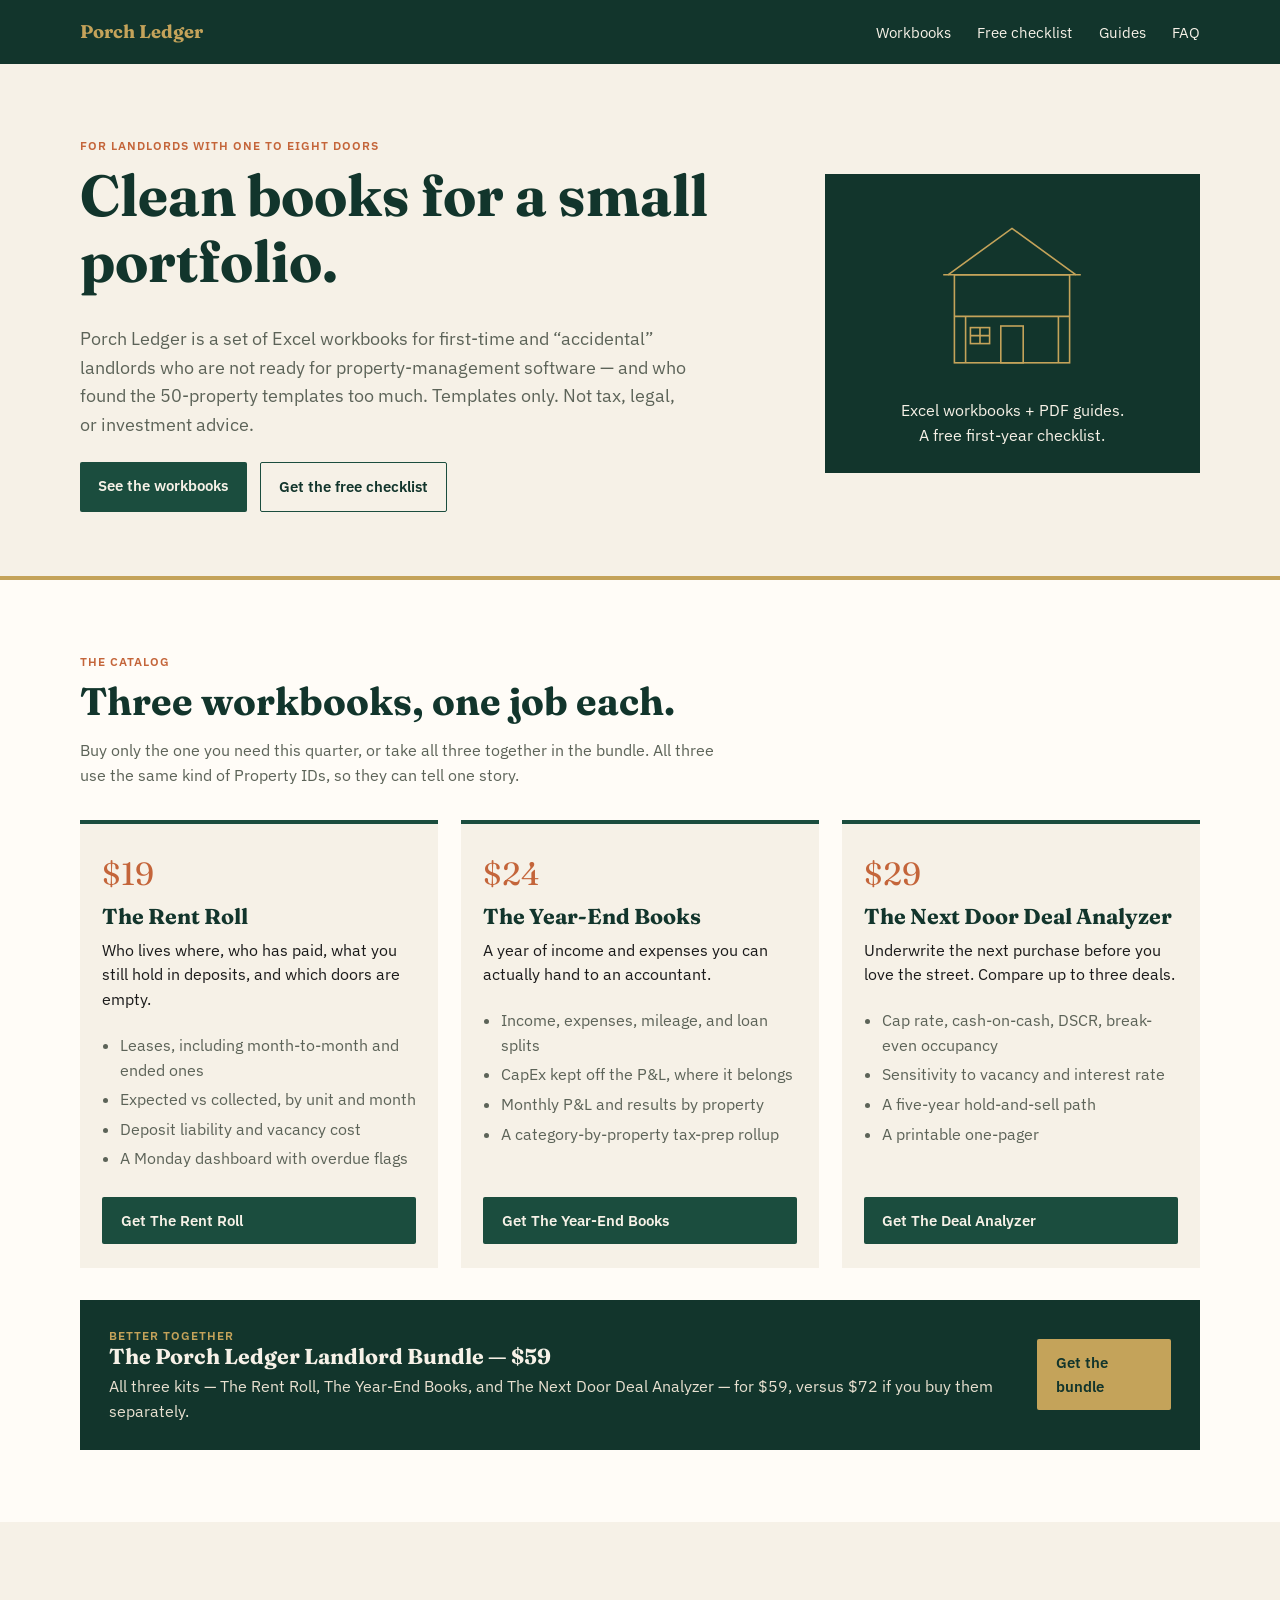
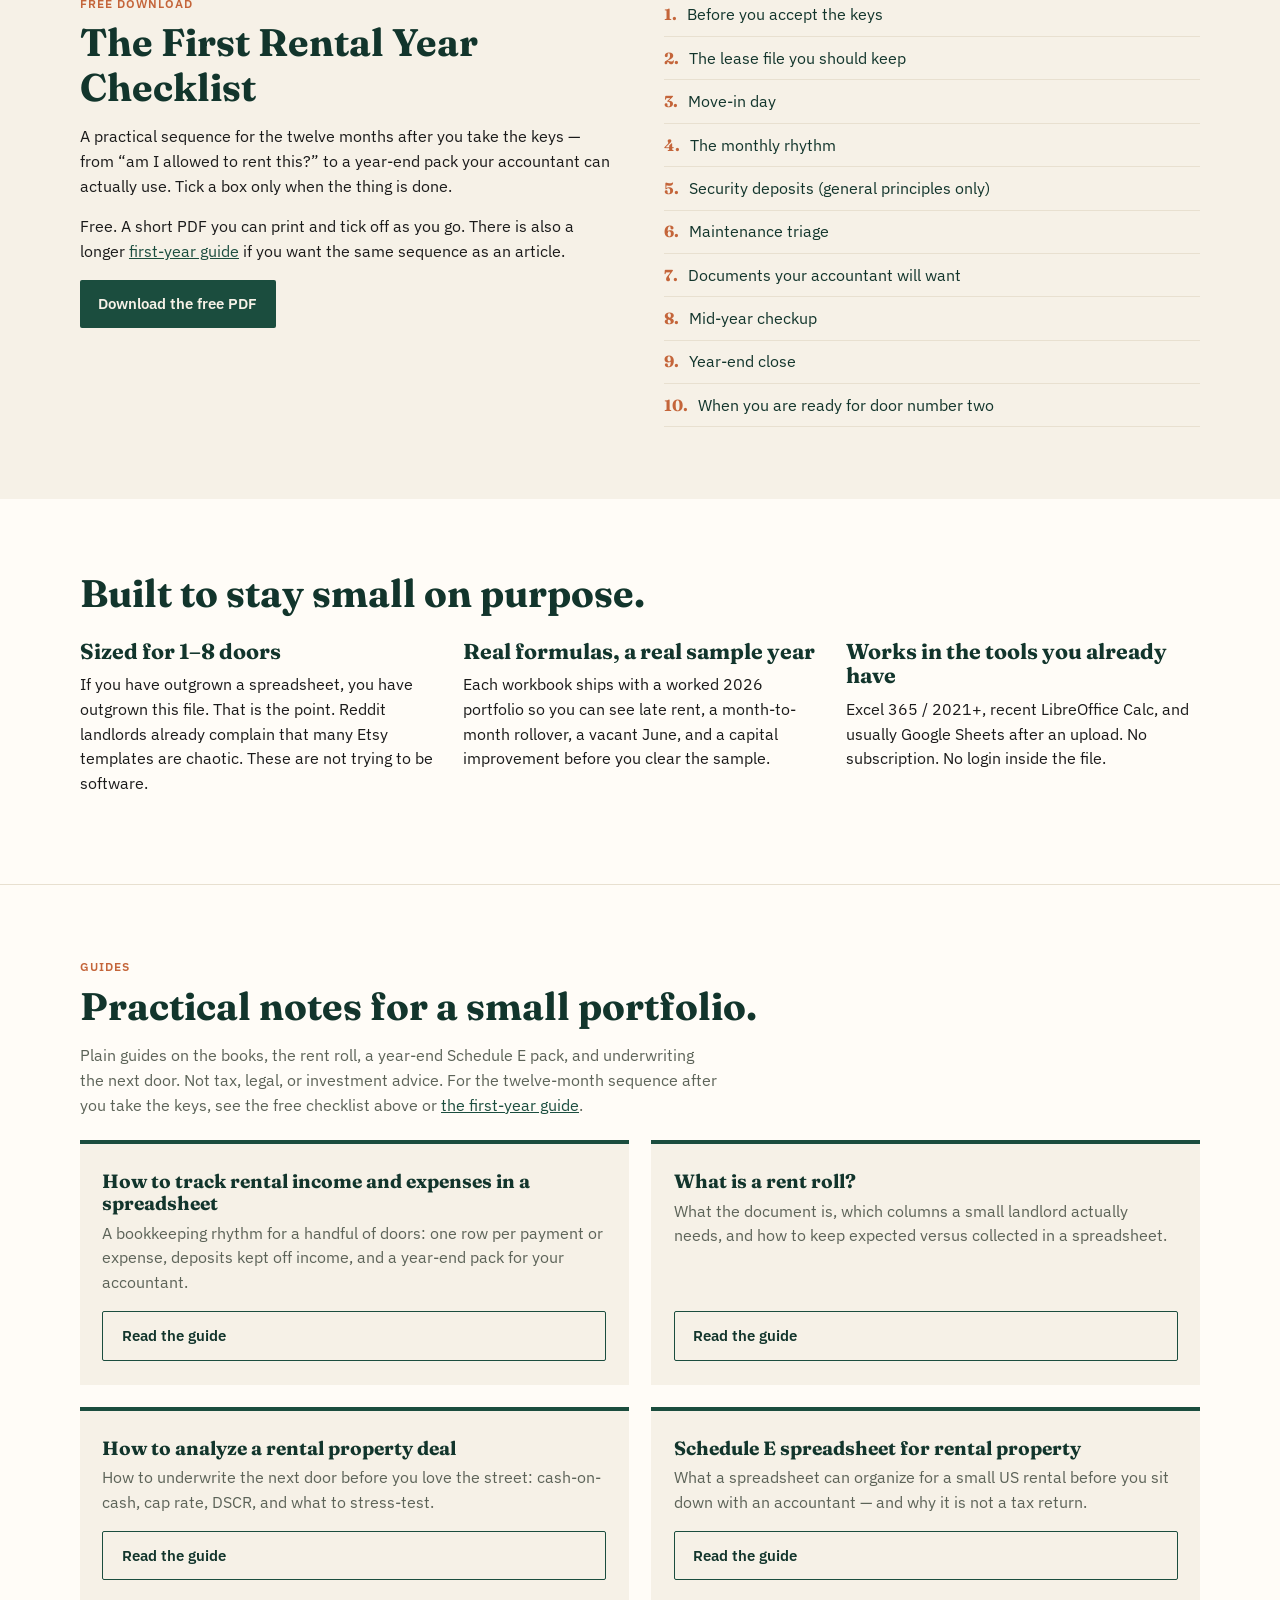
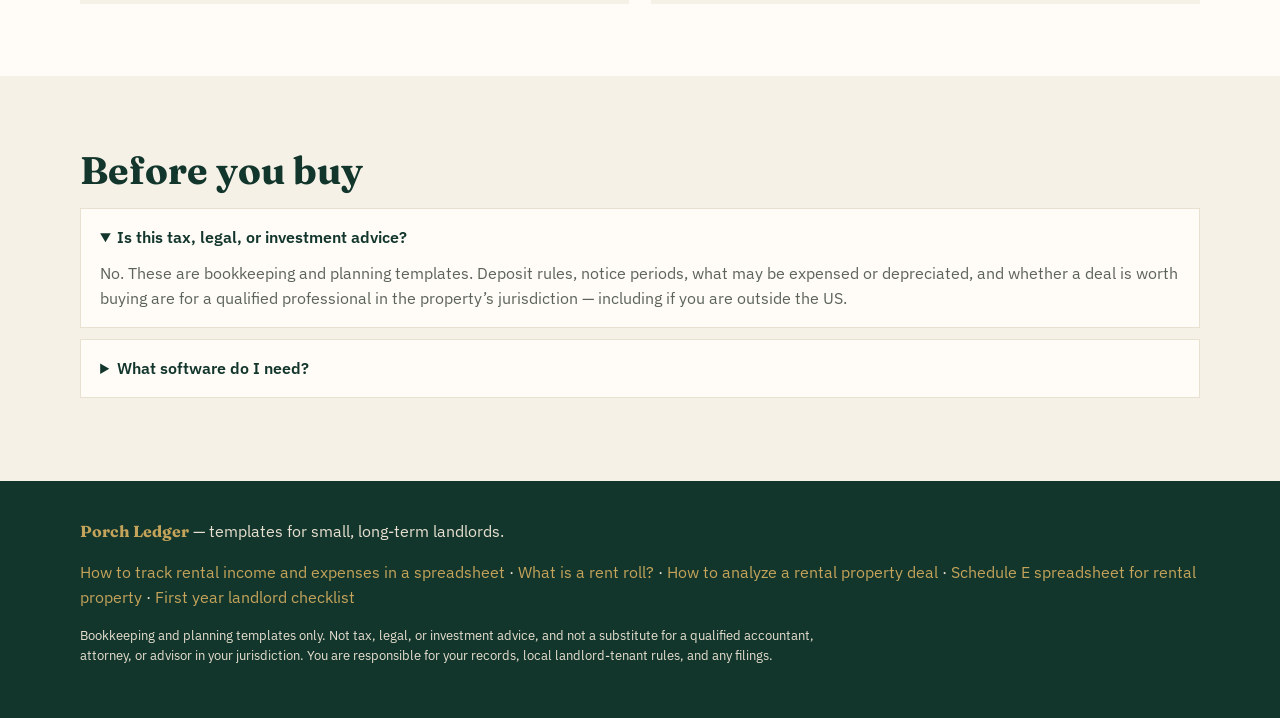
<file: index.html>
<!DOCTYPE html>
<html lang="en">
<head>
  <meta name="google-site-verification" content="OvBjXTIjYKRdTr9oNtWzTO4wvoMO9-tBT4Y37EDi4e8" />
  <meta charset="utf-8">
  <meta name="viewport" content="width=device-width, initial-scale=1">
  <!--
    Canonical, Open Graph, and JSON-LD URLs use
    https://davidcosmin42-stack.github.io/porch-ledger-site/
  -->
  <title>Porch Ledger — Clean books for landlords with one to eight doors</title>
  <meta name="description" content="Excel workbooks for small, long-term landlords: a rent roll, year-end books, and a deal analyzer, plus a free first-year checklist. Templates, not advice.">
  <link rel="canonical" href="https://davidcosmin42-stack.github.io/porch-ledger-site/">
  <meta property="og:site_name" content="Porch Ledger">
  <meta property="og:type" content="website">
  <meta property="og:title" content="Porch Ledger — Clean books for landlords with one to eight doors">
  <meta property="og:description" content="Excel workbooks for small, long-term landlords: a rent roll, year-end books, and a deal analyzer, plus a free first-year checklist. Templates, not advice.">
  <meta property="og:url" content="https://davidcosmin42-stack.github.io/porch-ledger-site/">
  <meta property="og:locale" content="en_US">
  <meta property="og:image" content="https://davidcosmin42-stack.github.io/porch-ledger-site/images/og-home.png">
  <meta property="og:image:width" content="1280">
  <meta property="og:image:height" content="720">
  <meta name="twitter:card" content="summary_large_image">
  <meta name="twitter:title" content="Porch Ledger — Clean books for landlords with one to eight doors">
  <meta name="twitter:description" content="Excel workbooks for small, long-term landlords: a rent roll, year-end books, and a deal analyzer, plus a free first-year checklist. Templates, not advice.">
  <meta name="twitter:image" content="https://davidcosmin42-stack.github.io/porch-ledger-site/images/og-home.png">
  <script type="application/ld+json">
{
  "@context": "https://schema.org",
  "@type": "WebSite",
  "name": "Porch Ledger",
  "url": "https://davidcosmin42-stack.github.io/porch-ledger-site/",
  "description": "Excel workbooks for small, long-term landlords: a rent roll, year-end books, and a deal analyzer, plus a free first-year checklist. Templates, not advice.",
  "publisher": {
    "@type": "Organization",
    "name": "Porch Ledger"
  }
}
  </script>
    <script type="application/ld+json">
{
  "@context": "https://schema.org",
  "@type": "Product",
  "name": "The Rent Roll — Tenant Ledger & Collections for Small Landlords",
  "description": "An Excel workbook for landlords with about one to eight long-term doors: who lives where, who has paid, what you still hold in deposits, and which doors are empty.",
  "image": "https://davidcosmin42-stack.github.io/porch-ledger-site/images/og-rent-roll.png",
  "brand": {
    "@type": "Brand",
    "name": "Porch Ledger"
  },
  "sku": "rent-roll",
  "url": "https://davidcosmin.gumroad.com/l/rent-roll",
  "offers": {
    "@type": "Offer",
    "url": "https://davidcosmin.gumroad.com/l/rent-roll",
    "price": "19.00",
    "priceCurrency": "USD",
    "availability": "https://schema.org/InStock",
    "itemCondition": "https://schema.org/NewCondition",
    "shippingDetails": {
      "@type": "OfferShippingDetails",
      "shippingRate": {
        "@type": "MonetaryAmount",
        "value": "0",
        "currency": "USD"
      },
      "shippingDestination": {
        "@type": "DefinedRegion",
        "addressCountry": "US"
      },
      "deliveryTime": {
        "@type": "ShippingDeliveryTime",
        "handlingTime": {
          "@type": "QuantitativeValue",
          "minValue": 0,
          "maxValue": 0,
          "unitCode": "DAY"
        },
        "transitTime": {
          "@type": "QuantitativeValue",
          "minValue": 0,
          "maxValue": 0,
          "unitCode": "DAY"
        }
      }
    }
  }
}
  </script>
  <script type="application/ld+json">
{
  "@context": "https://schema.org",
  "@type": "Product",
  "name": "The Year-End Books — Rental Income, Expenses & Tax-Prep Rollup",
  "description": "An Excel workbook for a year of rental income and expenses, with a category-by-property rollup you can sit down with an accountant. A bookkeeping template, not a tax return.",
  "image": "https://davidcosmin42-stack.github.io/porch-ledger-site/images/og-income-expenses.png",
  "brand": {
    "@type": "Brand",
    "name": "Porch Ledger"
  },
  "sku": "year-end-books",
  "url": "https://davidcosmin.gumroad.com/l/year-end-books",
  "offers": {
    "@type": "Offer",
    "url": "https://davidcosmin.gumroad.com/l/year-end-books",
    "price": "24.00",
    "priceCurrency": "USD",
    "availability": "https://schema.org/InStock",
    "itemCondition": "https://schema.org/NewCondition",
    "shippingDetails": {
      "@type": "OfferShippingDetails",
      "shippingRate": {
        "@type": "MonetaryAmount",
        "value": "0",
        "currency": "USD"
      },
      "shippingDestination": {
        "@type": "DefinedRegion",
        "addressCountry": "US"
      },
      "deliveryTime": {
        "@type": "ShippingDeliveryTime",
        "handlingTime": {
          "@type": "QuantitativeValue",
          "minValue": 0,
          "maxValue": 0,
          "unitCode": "DAY"
        },
        "transitTime": {
          "@type": "QuantitativeValue",
          "minValue": 0,
          "maxValue": 0,
          "unitCode": "DAY"
        }
      }
    }
  }
}
  </script>
  <script type="application/ld+json">
{
  "@context": "https://schema.org",
  "@type": "Product",
  "name": "The Next Door Deal Analyzer — Underwrite & Compare Rental Purchases",
  "description": "An Excel workbook that underwrites up to three long-term rental purchases side by side. It will not tell you to buy.",
  "image": "https://davidcosmin42-stack.github.io/porch-ledger-site/images/og-deal-analyzer.png",
  "brand": {
    "@type": "Brand",
    "name": "Porch Ledger"
  },
  "sku": "deal-analyzer",
  "url": "https://davidcosmin.gumroad.com/l/deal-analyzer",
  "offers": {
    "@type": "Offer",
    "url": "https://davidcosmin.gumroad.com/l/deal-analyzer",
    "price": "29.00",
    "priceCurrency": "USD",
    "availability": "https://schema.org/InStock",
    "itemCondition": "https://schema.org/NewCondition",
    "shippingDetails": {
      "@type": "OfferShippingDetails",
      "shippingRate": {
        "@type": "MonetaryAmount",
        "value": "0",
        "currency": "USD"
      },
      "shippingDestination": {
        "@type": "DefinedRegion",
        "addressCountry": "US"
      },
      "deliveryTime": {
        "@type": "ShippingDeliveryTime",
        "handlingTime": {
          "@type": "QuantitativeValue",
          "minValue": 0,
          "maxValue": 0,
          "unitCode": "DAY"
        },
        "transitTime": {
          "@type": "QuantitativeValue",
          "minValue": 0,
          "maxValue": 0,
          "unitCode": "DAY"
        }
      }
    }
  }
}
  </script>
  <script type="application/ld+json">
{
  "@context": "https://schema.org",
  "@type": "Product",
  "name": "The Porch Ledger Landlord Bundle",
  "description": "All three Porch Ledger kits for small landlords in one download: The Rent Roll, The Year-End Books, and The Next Door Deal Analyzer. $72 bought separately, $59 together.",
  "image": "https://davidcosmin42-stack.github.io/porch-ledger-site/images/og-home.png",
  "brand": {
    "@type": "Brand",
    "name": "Porch Ledger"
  },
  "sku": "rqykti",
  "url": "https://davidcosmin.gumroad.com/l/rqykti",
  "offers": {
    "@type": "Offer",
    "url": "https://davidcosmin.gumroad.com/l/rqykti",
    "price": "59.00",
    "priceCurrency": "USD",
    "availability": "https://schema.org/InStock",
    "itemCondition": "https://schema.org/NewCondition",
    "shippingDetails": {
      "@type": "OfferShippingDetails",
      "shippingRate": {
        "@type": "MonetaryAmount",
        "value": "0",
        "currency": "USD"
      },
      "shippingDestination": {
        "@type": "DefinedRegion",
        "addressCountry": "US"
      },
      "deliveryTime": {
        "@type": "ShippingDeliveryTime",
        "handlingTime": {
          "@type": "QuantitativeValue",
          "minValue": 0,
          "maxValue": 0,
          "unitCode": "DAY"
        },
        "transitTime": {
          "@type": "QuantitativeValue",
          "minValue": 0,
          "maxValue": 0,
          "unitCode": "DAY"
        }
      }
    }
  }
}
  </script>
<link rel="preconnect" href="https://fonts.googleapis.com">
  <link rel="preconnect" href="https://fonts.gstatic.com" crossorigin>
  <link href="https://fonts.googleapis.com/css2?family=Fraunces:ital,opsz,wght@0,9..144,500;0,9..144,700;1,9..144,500&family=IBM+Plex+Sans:wght@400;500;600&display=swap" rel="stylesheet">
  <link rel="stylesheet" href="styles.css">
</head>
<body>
  <header class="site-header">
    <div class="wrap">
      <a class="wordmark" href="#top">Porch Ledger</a>
      <nav>
        <a href="#workbooks">Workbooks</a>
        <a href="#checklist">Free checklist</a>
        <a href="#guides">Guides</a>
        <a href="#faq">FAQ</a>
      </nav>
    </div>
  </header>

  <main id="top">
    <section class="hero">
      <div class="wrap hero-grid">
        <div>
          <p class="kicker">For landlords with one to eight doors</p>
          <h1>Clean books for a small portfolio.</h1>
          <p class="lede">Porch Ledger is a set of Excel workbooks for first-time and “accidental” landlords who are not ready for property-management software — and who found the 50-property templates too much. Templates only. Not tax, legal, or investment advice.</p>
          <div class="hero-actions">
            <a class="btn primary" href="#workbooks">See the workbooks</a>
            <a class="btn ghost" href="#checklist">Get the free checklist</a>
          </div>
        </div>
        <aside class="hero-card" aria-hidden="true">
          <svg viewBox="0 0 200 220" class="house" fill="none" stroke="currentColor" stroke-width="2">
            <path d="M20 86 L100 28 L180 86"></path>
            <path d="M14 86 H186"></path>
            <rect x="28" y="86" width="144" height="110"></rect>
            <path d="M28 138 H172"></path>
            <path d="M42 138 V196"></path>
            <path d="M158 138 V196"></path>
            <rect x="86" y="150" width="28" height="46"></rect>
            <rect x="48" y="152" width="24" height="20"></rect>
            <path d="M60 152 V172 M48 162 H72"></path>
          </svg>
          <p>Excel workbooks + PDF guides.<br>A free first-year checklist.</p>
        </aside>
      </div>
    </section>

    <section id="workbooks" class="products">
      <div class="wrap">
        <p class="kicker">The catalog</p>
        <h2>Three workbooks, one job each.</h2>
        <p class="section-intro">Buy only the one you need this quarter, or take all three together in the bundle. All three use the same kind of Property IDs, so they can tell one story.</p>

        <div class="cards">
          <article class="card">
            <p class="price">$19</p>
            <h3>The Rent Roll</h3>
            <p>Who lives where, who has paid, what you still hold in deposits, and which doors are empty.</p>
            <ul>
              <li>Leases, including month-to-month and ended ones</li>
              <li>Expected vs collected, by unit and month</li>
              <li>Deposit liability and vacancy cost</li>
              <li>A Monday dashboard with overdue flags</li>
            </ul>
            <a class="btn primary" href="https://davidcosmin.gumroad.com/l/rent-roll">Get The Rent Roll</a>
          </article>

          <article class="card">
            <p class="price">$24</p>
            <h3>The Year-End Books</h3>
            <p>A year of income and expenses you can actually hand to an accountant.</p>
            <ul>
              <li>Income, expenses, mileage, and loan splits</li>
              <li>CapEx kept off the P&amp;L, where it belongs</li>
              <li>Monthly P&amp;L and results by property</li>
              <li>A category-by-property tax-prep rollup</li>
            </ul>
            <a class="btn primary" href="https://davidcosmin.gumroad.com/l/year-end-books">Get The Year-End Books</a>
          </article>

          <article class="card">
            <p class="price">$29</p>
            <h3>The Next Door Deal Analyzer</h3>
            <p>Underwrite the next purchase before you love the street. Compare up to three deals.</p>
            <ul>
              <li>Cap rate, cash-on-cash, DSCR, break-even occupancy</li>
              <li>Sensitivity to vacancy and interest rate</li>
              <li>A five-year hold-and-sell path</li>
              <li>A printable one-pager</li>
            </ul>
            <a class="btn primary" href="https://davidcosmin.gumroad.com/l/deal-analyzer">Get The Deal Analyzer</a>
          </article>
        </div>

        <div class="bundle">
          <div>
            <p class="kicker">Better together</p>
            <h3>The Porch Ledger Landlord Bundle — $59</h3>
            <p>All three kits — The Rent Roll, The Year-End Books, and The Next Door Deal Analyzer — for $59, versus $72 if you buy them separately.</p>
          </div>
          <a class="btn primary" href="https://davidcosmin.gumroad.com/l/rqykti">Get the bundle</a>
        </div>
      </div>
    </section>

    <section id="checklist" class="checklist">
      <div class="wrap split">
        <div>
          <p class="kicker">Free download</p>
          <h2>The First Rental Year Checklist</h2>
          <p>A practical sequence for the twelve months after you take the keys — from “am I allowed to rent this?” to a year-end pack your accountant can actually use. Tick a box only when the thing is done.</p>
          <p>Free. A short PDF you can print and tick off as you go. There is also a longer <a href="first-year-landlord-checklist.html">first-year guide</a> if you want the same sequence as an article.</p>
          <a class="btn primary" href="https://davidcosmin.gumroad.com/l/first-rental-year-checklist">Download the free PDF</a>
        </div>
        <ol class="toc">
          <li>Before you accept the keys</li>
          <li>The lease file you should keep</li>
          <li>Move-in day</li>
          <li>The monthly rhythm</li>
          <li>Security deposits (general principles only)</li>
          <li>Maintenance triage</li>
          <li>Documents your accountant will want</li>
          <li>Mid-year checkup</li>
          <li>Year-end close</li>
          <li>When you are ready for door number two</li>
        </ol>
      </div>
    </section>

    <section class="fit">
      <div class="wrap">
        <h2>Built to stay small on purpose.</h2>
        <div class="points">
          <div>
            <h3>Sized for 1–8 doors</h3>
            <p>If you have outgrown a spreadsheet, you have outgrown this file. That is the point. Reddit landlords already complain that many Etsy templates are chaotic. These are not trying to be software.</p>
          </div>
          <div>
            <h3>Real formulas, a real sample year</h3>
            <p>Each workbook ships with a worked 2026 portfolio so you can see late rent, a month-to-month rollover, a vacant June, and a capital improvement before you clear the sample.</p>
          </div>
          <div>
            <h3>Works in the tools you already have</h3>
            <p>Excel 365 / 2021+, recent LibreOffice Calc, and usually Google Sheets after an upload. No subscription. No login inside the file.</p>
          </div>
        </div>
      </div>
    </section>

    <section id="guides" class="guides">
      <div class="wrap">
        <p class="kicker">Guides</p>
        <h2>Practical notes for a small portfolio.</h2>
        <p class="section-intro">Plain guides on the books, the rent roll, a year-end Schedule E pack, and underwriting the next door. Not tax, legal, or investment advice. For the twelve-month sequence after you take the keys, see the free checklist above or <a href="first-year-landlord-checklist.html">the first-year guide</a>.</p>
        <div class="cards guide-cards">
          <article class="card">
            <h3>How to track rental income and expenses in a spreadsheet</h3>
            <p>A bookkeeping rhythm for a handful of doors: one row per payment or expense, deposits kept off income, and a year-end pack for your accountant.</p>
            <a class="btn ghost" href="how-to-track-rental-income-and-expenses-in-a-spreadsheet.html">Read the guide</a>
          </article>
          <article class="card">
            <h3>What is a rent roll?</h3>
            <p>What the document is, which columns a small landlord actually needs, and how to keep expected versus collected in a spreadsheet.</p>
            <a class="btn ghost" href="what-is-a-rent-roll.html">Read the guide</a>
          </article>
          <article class="card">
            <h3>How to analyze a rental property deal</h3>
            <p>How to underwrite the next door before you love the street: cash-on-cash, cap rate, DSCR, and what to stress-test.</p>
            <a class="btn ghost" href="how-to-analyze-a-rental-property-deal.html">Read the guide</a>
          </article>
          <article class="card">
            <h3>Schedule E spreadsheet for rental property</h3>
            <p>What a spreadsheet can organize for a small US rental before you sit down with an accountant — and why it is not a tax return.</p>
            <a class="btn ghost" href="schedule-e-spreadsheet-for-rental-property.html">Read the guide</a>
          </article>
        </div>
      </div>
    </section>

    <section id="faq" class="faq">
      <div class="wrap">
        <h2>Before you buy</h2>
        <details open>
          <summary>Is this tax, legal, or investment advice?</summary>
          <p>No. These are bookkeeping and planning templates. Deposit rules, notice periods, what may be expensed or depreciated, and whether a deal is worth buying are for a qualified professional in the property’s jurisdiction — including if you are outside the US.</p>
        </details>
        <details>
          <summary>What software do I need?</summary>
          <p>Microsoft Excel 365 or 2021+, or a recent LibreOffice Calc. Google Sheets usually works after you upload the file; re-check drop-downs and functions such as PMT after import. Number formats ship as US dollars — change them if you work in another currency.</p>
        </details>
      </div>
    </section>
  </main>

  <footer>
    <div class="wrap">
      <p><strong>Porch Ledger</strong> — templates for small, long-term landlords.</p>
      <p class="footer-links"><a href="how-to-track-rental-income-and-expenses-in-a-spreadsheet.html">How to track rental income and expenses in a spreadsheet</a> · <a href="what-is-a-rent-roll.html">What is a rent roll?</a> · <a href="how-to-analyze-a-rental-property-deal.html">How to analyze a rental property deal</a> · <a href="schedule-e-spreadsheet-for-rental-property.html">Schedule E spreadsheet for rental property</a> · <a href="first-year-landlord-checklist.html">First year landlord checklist</a></p>
      <p class="fineprint">Bookkeeping and planning templates only. Not tax, legal, or investment advice, and not a substitute for a qualified accountant, attorney, or advisor in your jurisdiction. You are responsible for your records, local landlord-tenant rules, and any filings.</p>
    </div>
  </footer>
</body>
</html>
</file>
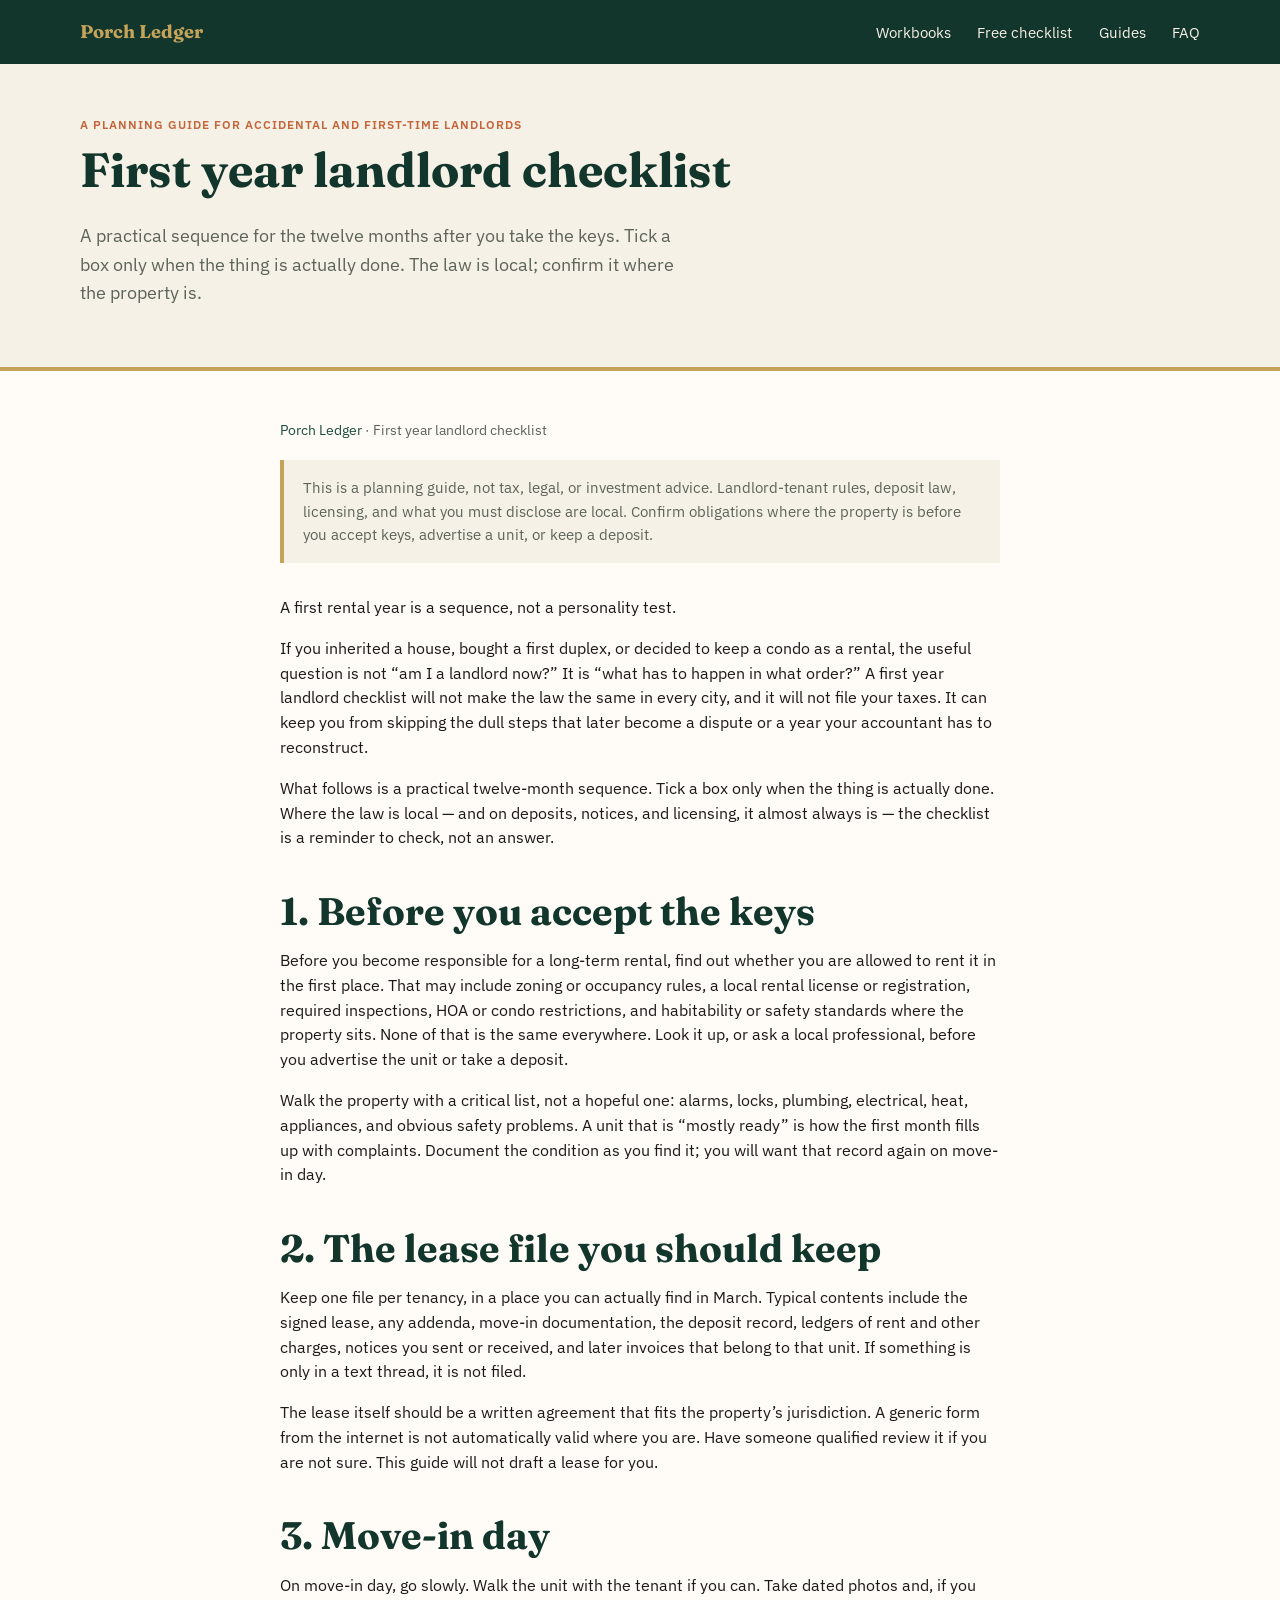
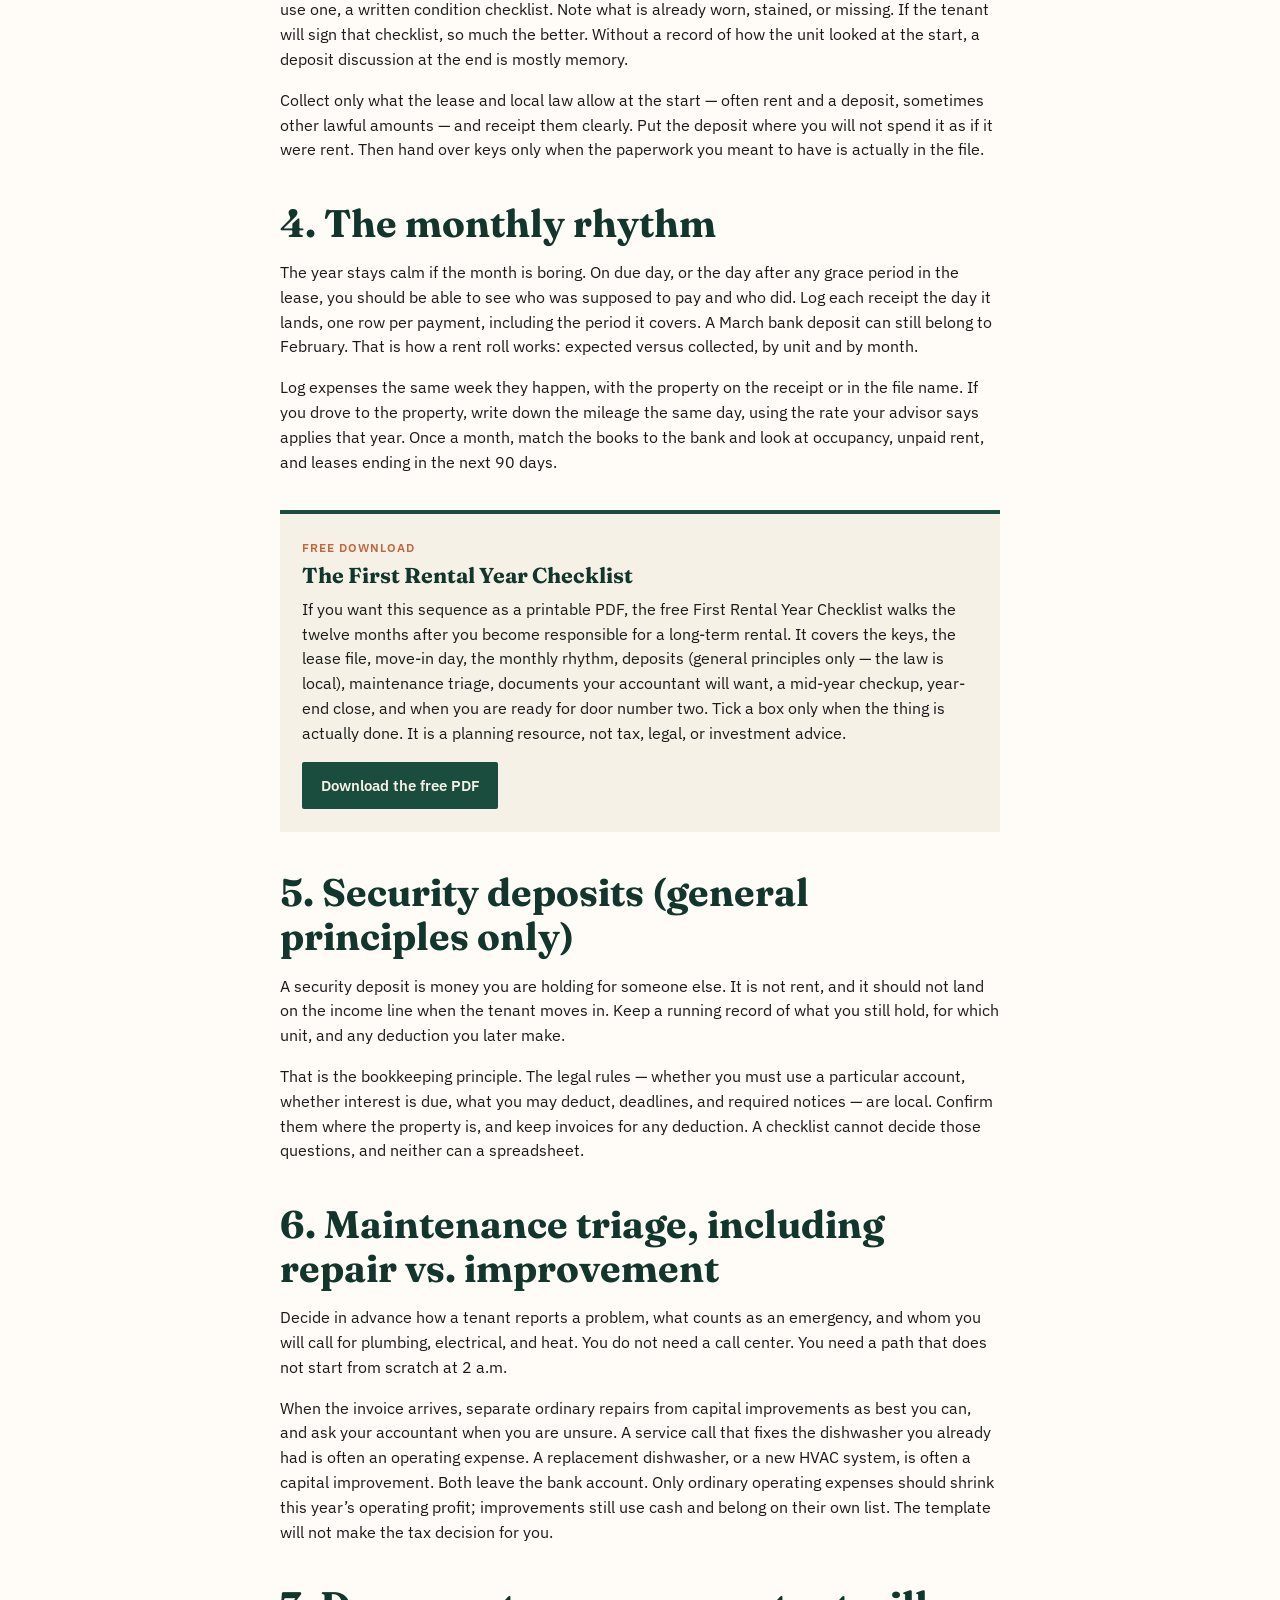
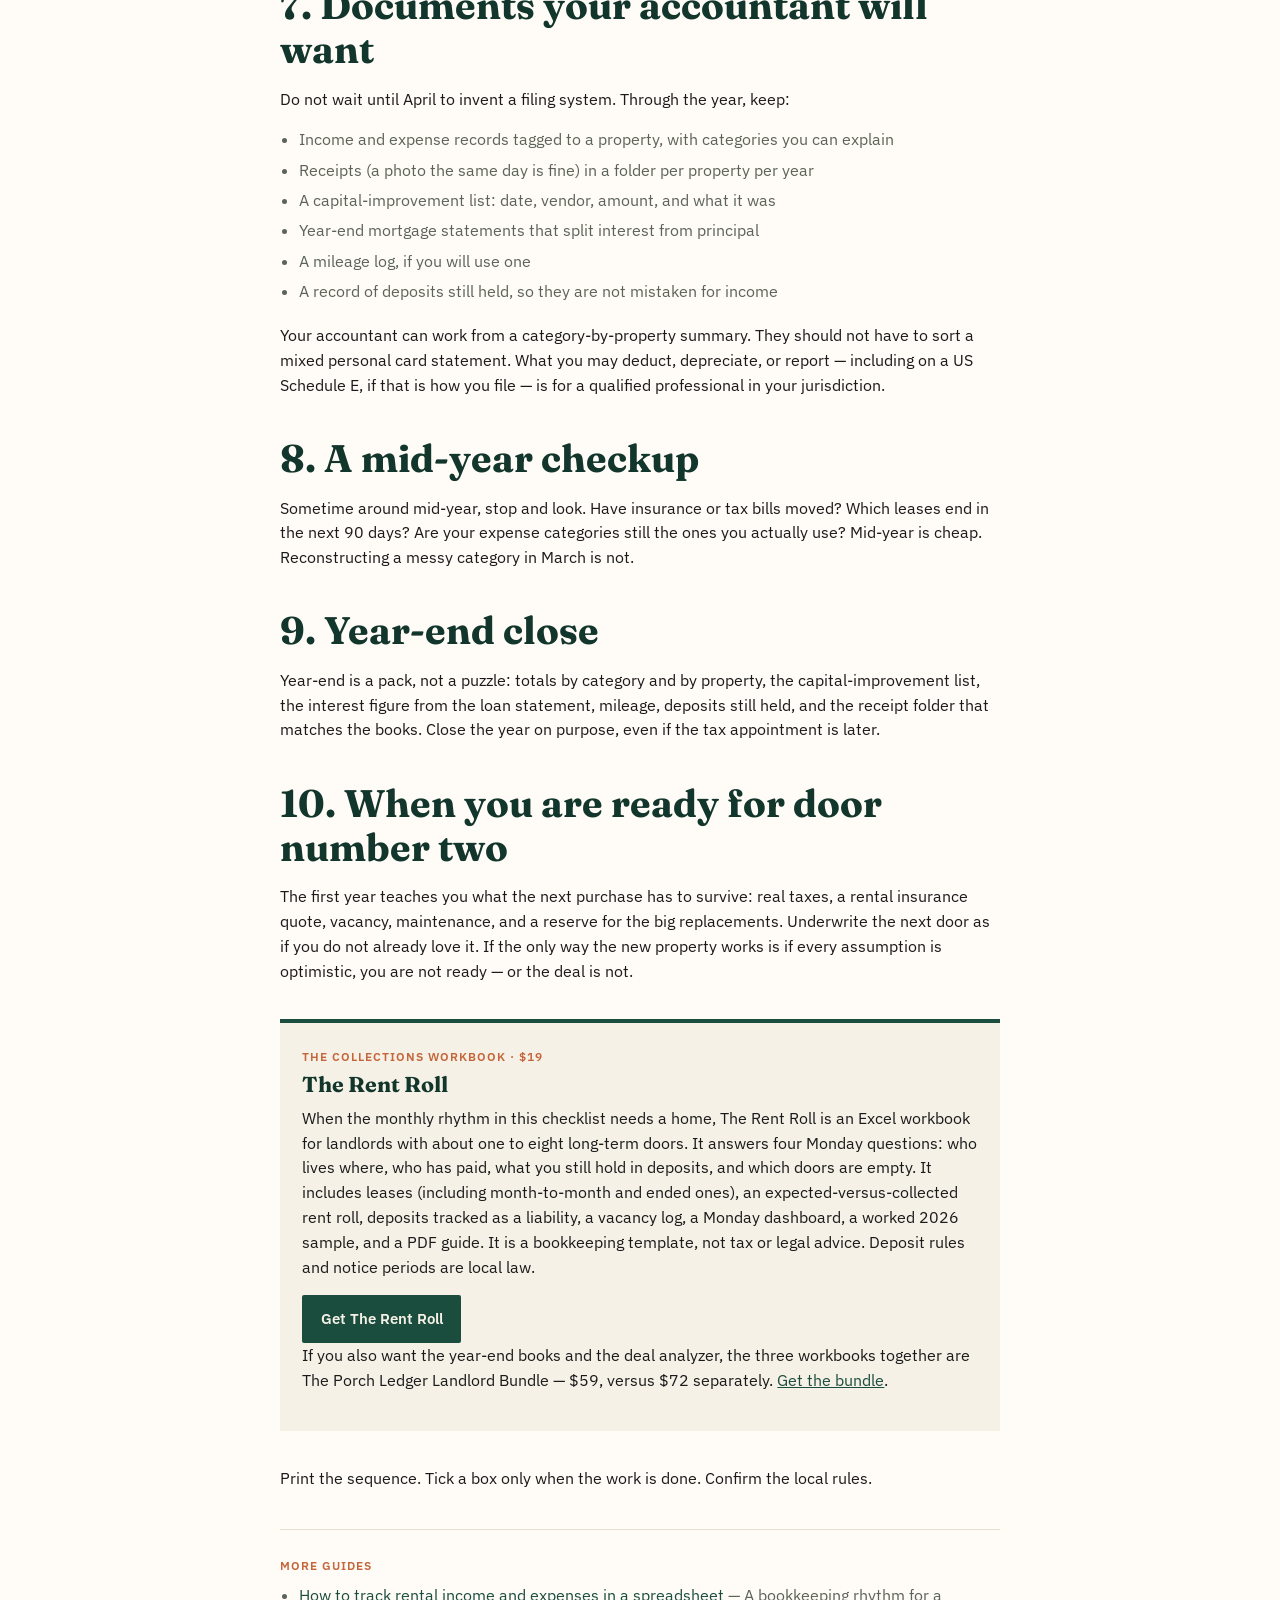
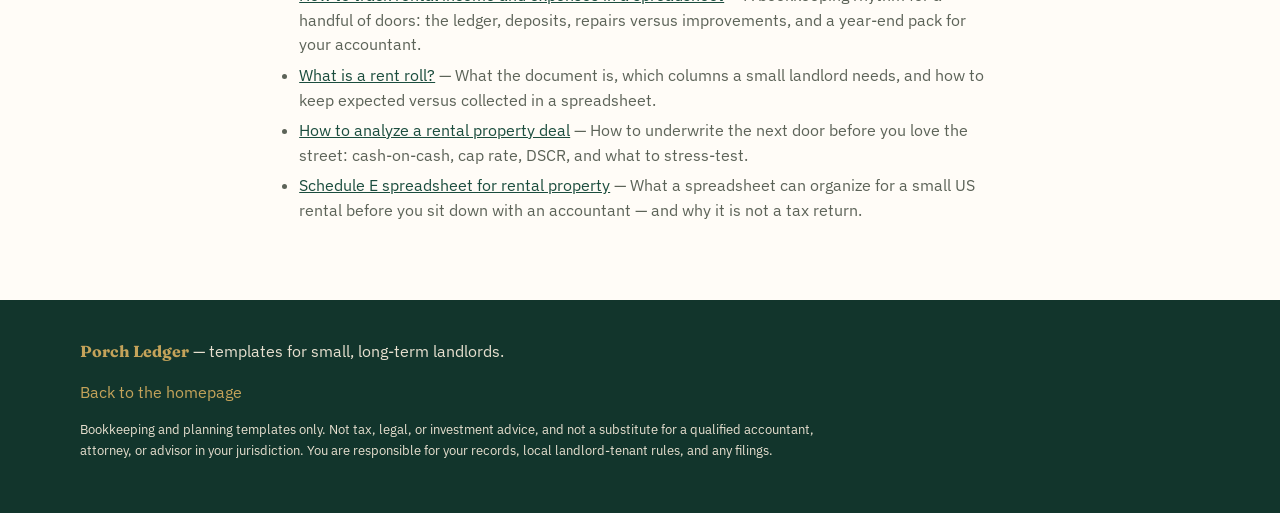
<file: first-year-landlord-checklist.html>
<!DOCTYPE html>
<html lang="en">
<head>
  <meta charset="utf-8">
  <meta name="viewport" content="width=device-width, initial-scale=1">
  <!--
    Canonical, Open Graph, and JSON-LD URLs use
    https://davidcosmin42-stack.github.io/porch-ledger-site/
  -->
  <title>First Year Landlord Checklist: A Practical Sequence for the First Twelve Months — Porch Ledger</title>
  <meta name="description" content="A practical first-year landlord checklist for an inherited house, a first duplex, or a condo you kept — from the keys to year-end close. Not legal or tax advice.">
  <meta name="keywords" content="first year landlord checklist">
  <!-- Target keyword: first year landlord checklist -->
  <link rel="canonical" href="https://davidcosmin42-stack.github.io/porch-ledger-site/first-year-landlord-checklist.html">
  <meta property="og:site_name" content="Porch Ledger">
  <meta property="og:type" content="article">
  <meta property="og:title" content="First Year Landlord Checklist: A Practical Sequence for the First Twelve Months — Porch Ledger">
  <meta property="og:description" content="A practical first-year landlord checklist for an inherited house, a first duplex, or a condo you kept — from the keys to year-end close. Not legal or tax advice.">
  <meta property="og:url" content="https://davidcosmin42-stack.github.io/porch-ledger-site/first-year-landlord-checklist.html">
  <meta property="og:locale" content="en_US">
  <meta property="og:image" content="https://davidcosmin42-stack.github.io/porch-ledger-site/images/og-checklist.png">
  <meta property="og:image:width" content="1280">
  <meta property="og:image:height" content="720">
  <meta name="twitter:card" content="summary_large_image">
  <meta name="twitter:title" content="First Year Landlord Checklist: A Practical Sequence for the First Twelve Months — Porch Ledger">
  <meta name="twitter:description" content="A practical first-year landlord checklist for an inherited house, a first duplex, or a condo you kept — from the keys to year-end close. Not legal or tax advice.">
  <meta name="twitter:image" content="https://davidcosmin42-stack.github.io/porch-ledger-site/images/og-checklist.png">
  <script type="application/ld+json">
{
  "@context": "https://schema.org",
  "@type": "Article",
  "headline": "First year landlord checklist",
  "description": "A practical first-year landlord checklist for an inherited house, a first duplex, or a condo you kept — from the keys to year-end close. Not legal or tax advice.",
  "datePublished": "2026-11-13",
  "dateModified": "2026-11-13",
  "author": {
    "@type": "Person",
    "name": "David Cosmin"
  },
  "publisher": {
    "@type": "Organization",
    "name": "Porch Ledger"
  },
  "mainEntityOfPage": {
    "@type": "WebPage",
    "@id": "https://davidcosmin42-stack.github.io/porch-ledger-site/first-year-landlord-checklist.html"
  },
  "image": "https://davidcosmin42-stack.github.io/porch-ledger-site/images/og-checklist.png",
  "inLanguage": "en"
}
  </script>
  <link rel="preconnect" href="https://fonts.googleapis.com">
  <link rel="preconnect" href="https://fonts.gstatic.com" crossorigin>
  <link href="https://fonts.googleapis.com/css2?family=Fraunces:ital,opsz,wght@0,9..144,500;0,9..144,700;1,9..144,500&family=IBM+Plex+Sans:wght@400;500;600&display=swap" rel="stylesheet">
  <link rel="stylesheet" href="styles.css">
</head>
<body>
  <header class="site-header">
    <div class="wrap">
      <a class="wordmark" href="index.html">Porch Ledger</a>
      <nav>
        <a href="index.html#workbooks">Workbooks</a>
        <a href="index.html#checklist">Free checklist</a>
        <a href="index.html#guides">Guides</a>
        <a href="index.html#faq">FAQ</a>
      </nav>
    </div>
  </header>

  <main class="article-main">
    <section class="hero article-hero">
      <div class="wrap">
        <p class="kicker">A planning guide for accidental and first-time landlords</p>
        <h1>First year landlord checklist</h1>
        <p class="lede">A practical sequence for the twelve months after you take the keys. Tick a box only when the thing is actually done. The law is local; confirm it where the property is.</p>
      </div>
    </section>

    <article class="article">
      <p class="crumbs"><a href="index.html">Porch Ledger</a> · First year landlord checklist</p>

      <div class="disclaimer">
        <p>This is a planning guide, not tax, legal, or investment advice. Landlord-tenant rules, deposit law, licensing, and what you must disclose are local. Confirm obligations where the property is before you accept keys, advertise a unit, or keep a deposit.</p>
      </div>

      <p>A first rental year is a sequence, not a personality test.</p>

      <p>If you inherited a house, bought a first duplex, or decided to keep a condo as a rental, the useful question is not “am I a landlord now?” It is “what has to happen in what order?” A first year landlord checklist will not make the law the same in every city, and it will not file your taxes. It can keep you from skipping the dull steps that later become a dispute or a year your accountant has to reconstruct.</p>

      <p>What follows is a practical twelve-month sequence. Tick a box only when the thing is actually done. Where the law is local — and on deposits, notices, and licensing, it almost always is — the checklist is a reminder to check, not an answer.</p>

      <h2>1. Before you accept the keys</h2>

      <p>Before you become responsible for a long-term rental, find out whether you are allowed to rent it in the first place. That may include zoning or occupancy rules, a local rental license or registration, required inspections, HOA or condo restrictions, and habitability or safety standards where the property sits. None of that is the same everywhere. Look it up, or ask a local professional, before you advertise the unit or take a deposit.</p>

      <p>Walk the property with a critical list, not a hopeful one: alarms, locks, plumbing, electrical, heat, appliances, and obvious safety problems. A unit that is “mostly ready” is how the first month fills up with complaints. Document the condition as you find it; you will want that record again on move-in day.</p>

      <h2>2. The lease file you should keep</h2>

      <p>Keep one file per tenancy, in a place you can actually find in March. Typical contents include the signed lease, any addenda, move-in documentation, the deposit record, ledgers of rent and other charges, notices you sent or received, and later invoices that belong to that unit. If something is only in a text thread, it is not filed.</p>

      <p>The lease itself should be a written agreement that fits the property’s jurisdiction. A generic form from the internet is not automatically valid where you are. Have someone qualified review it if you are not sure. This guide will not draft a lease for you.</p>

      <h2>3. Move-in day</h2>

      <p>On move-in day, go slowly. Walk the unit with the tenant if you can. Take dated photos and, if you use one, a written condition checklist. Note what is already worn, stained, or missing. If the tenant will sign that checklist, so much the better. Without a record of how the unit looked at the start, a deposit discussion at the end is mostly memory.</p>

      <p>Collect only what the lease and local law allow at the start — often rent and a deposit, sometimes other lawful amounts — and receipt them clearly. Put the deposit where you will not spend it as if it were rent. Then hand over keys only when the paperwork you meant to have is actually in the file.</p>

      <h2>4. The monthly rhythm</h2>

      <p>The year stays calm if the month is boring. On due day, or the day after any grace period in the lease, you should be able to see who was supposed to pay and who did. Log each receipt the day it lands, one row per payment, including the period it covers. A March bank deposit can still belong to February. That is how a rent roll works: expected versus collected, by unit and by month.</p>

      <p>Log expenses the same week they happen, with the property on the receipt or in the file name. If you drove to the property, write down the mileage the same day, using the rate your advisor says applies that year. Once a month, match the books to the bank and look at occupancy, unpaid rent, and leases ending in the next 90 days.</p>

      <div class="cta-box">
        <p class="kicker">Free download</p>
        <h3>The First Rental Year Checklist</h3>
        <p>If you want this sequence as a printable PDF, the free First Rental Year Checklist walks the twelve months after you become responsible for a long-term rental. It covers the keys, the lease file, move-in day, the monthly rhythm, deposits (general principles only — the law is local), maintenance triage, documents your accountant will want, a mid-year checkup, year-end close, and when you are ready for door number two. Tick a box only when the thing is actually done. It is a planning resource, not tax, legal, or investment advice.</p>
        <a class="btn primary" href="https://davidcosmin.gumroad.com/l/first-rental-year-checklist">Download the free PDF</a>
      </div>

      <h2>5. Security deposits (general principles only)</h2>

      <p>A security deposit is money you are holding for someone else. It is not rent, and it should not land on the income line when the tenant moves in. Keep a running record of what you still hold, for which unit, and any deduction you later make.</p>

      <p>That is the bookkeeping principle. The legal rules — whether you must use a particular account, whether interest is due, what you may deduct, deadlines, and required notices — are local. Confirm them where the property is, and keep invoices for any deduction. A checklist cannot decide those questions, and neither can a spreadsheet.</p>

      <h2>6. Maintenance triage, including repair vs. improvement</h2>

      <p>Decide in advance how a tenant reports a problem, what counts as an emergency, and whom you will call for plumbing, electrical, and heat. You do not need a call center. You need a path that does not start from scratch at 2 a.m.</p>

      <p>When the invoice arrives, separate ordinary repairs from capital improvements as best you can, and ask your accountant when you are unsure. A service call that fixes the dishwasher you already had is often an operating expense. A replacement dishwasher, or a new HVAC system, is often a capital improvement. Both leave the bank account. Only ordinary operating expenses should shrink this year’s operating profit; improvements still use cash and belong on their own list. The template will not make the tax decision for you.</p>

      <h2>7. Documents your accountant will want</h2>

      <p>Do not wait until April to invent a filing system. Through the year, keep:</p>

      <ul>
        <li>Income and expense records tagged to a property, with categories you can explain</li>
        <li>Receipts (a photo the same day is fine) in a folder per property per year</li>
        <li>A capital-improvement list: date, vendor, amount, and what it was</li>
        <li>Year-end mortgage statements that split interest from principal</li>
        <li>A mileage log, if you will use one</li>
        <li>A record of deposits still held, so they are not mistaken for income</li>
      </ul>

      <p>Your accountant can work from a category-by-property summary. They should not have to sort a mixed personal card statement. What you may deduct, depreciate, or report — including on a US Schedule E, if that is how you file — is for a qualified professional in your jurisdiction.</p>

      <h2>8. A mid-year checkup</h2>

      <p>Sometime around mid-year, stop and look. Have insurance or tax bills moved? Which leases end in the next 90 days? Are your expense categories still the ones you actually use? Mid-year is cheap. Reconstructing a messy category in March is not.</p>

      <h2>9. Year-end close</h2>

      <p>Year-end is a pack, not a puzzle: totals by category and by property, the capital-improvement list, the interest figure from the loan statement, mileage, deposits still held, and the receipt folder that matches the books. Close the year on purpose, even if the tax appointment is later.</p>

      <h2>10. When you are ready for door number two</h2>

      <p>The first year teaches you what the next purchase has to survive: real taxes, a rental insurance quote, vacancy, maintenance, and a reserve for the big replacements. Underwrite the next door as if you do not already love it. If the only way the new property works is if every assumption is optimistic, you are not ready — or the deal is not.</p>

      <div class="cta-box">
        <p class="kicker">The collections workbook · $19</p>
        <h3>The Rent Roll</h3>
        <p>When the monthly rhythm in this checklist needs a home, The Rent Roll is an Excel workbook for landlords with about one to eight long-term doors. It answers four Monday questions: who lives where, who has paid, what you still hold in deposits, and which doors are empty. It includes leases (including month-to-month and ended ones), an expected-versus-collected rent roll, deposits tracked as a liability, a vacancy log, a Monday dashboard, a worked 2026 sample, and a PDF guide. It is a bookkeeping template, not tax or legal advice. Deposit rules and notice periods are local law.</p>
        <a class="btn primary" href="https://davidcosmin.gumroad.com/l/rent-roll">Get The Rent Roll</a>
        <p>If you also want the year-end books and the deal analyzer, the three workbooks together are The Porch Ledger Landlord Bundle — $59, versus $72 separately. <a href="https://davidcosmin.gumroad.com/l/rqykti">Get the bundle</a>.</p>
      </div>

      <p>Print the sequence. Tick a box only when the work is done. Confirm the local rules.</p>
      <div class="more-guides">
        <p class="kicker">More guides</p>
        <ul>
          <li><a href="how-to-track-rental-income-and-expenses-in-a-spreadsheet.html">How to track rental income and expenses in a spreadsheet</a> — A bookkeeping rhythm for a handful of doors: the ledger, deposits, repairs versus improvements, and a year-end pack for your accountant.</li>
          <li><a href="what-is-a-rent-roll.html">What is a rent roll?</a> — What the document is, which columns a small landlord needs, and how to keep expected versus collected in a spreadsheet.</li>
          <li><a href="how-to-analyze-a-rental-property-deal.html">How to analyze a rental property deal</a> — How to underwrite the next door before you love the street: cash-on-cash, cap rate, DSCR, and what to stress-test.</li>
          <li><a href="schedule-e-spreadsheet-for-rental-property.html">Schedule E spreadsheet for rental property</a> — What a spreadsheet can organize for a small US rental before you sit down with an accountant — and why it is not a tax return.</li>
        </ul>
      </div>
    </article>
  </main>

  <footer>
    <div class="wrap">
      <p><strong>Porch Ledger</strong> — templates for small, long-term landlords.</p>
      <p class="footer-links"><a href="index.html">Back to the homepage</a></p>
      <p class="fineprint">Bookkeeping and planning templates only. Not tax, legal, or investment advice, and not a substitute for a qualified accountant, attorney, or advisor in your jurisdiction. You are responsible for your records, local landlord-tenant rules, and any filings.</p>
    </div>
  </footer>
</body>
</html>
</file>
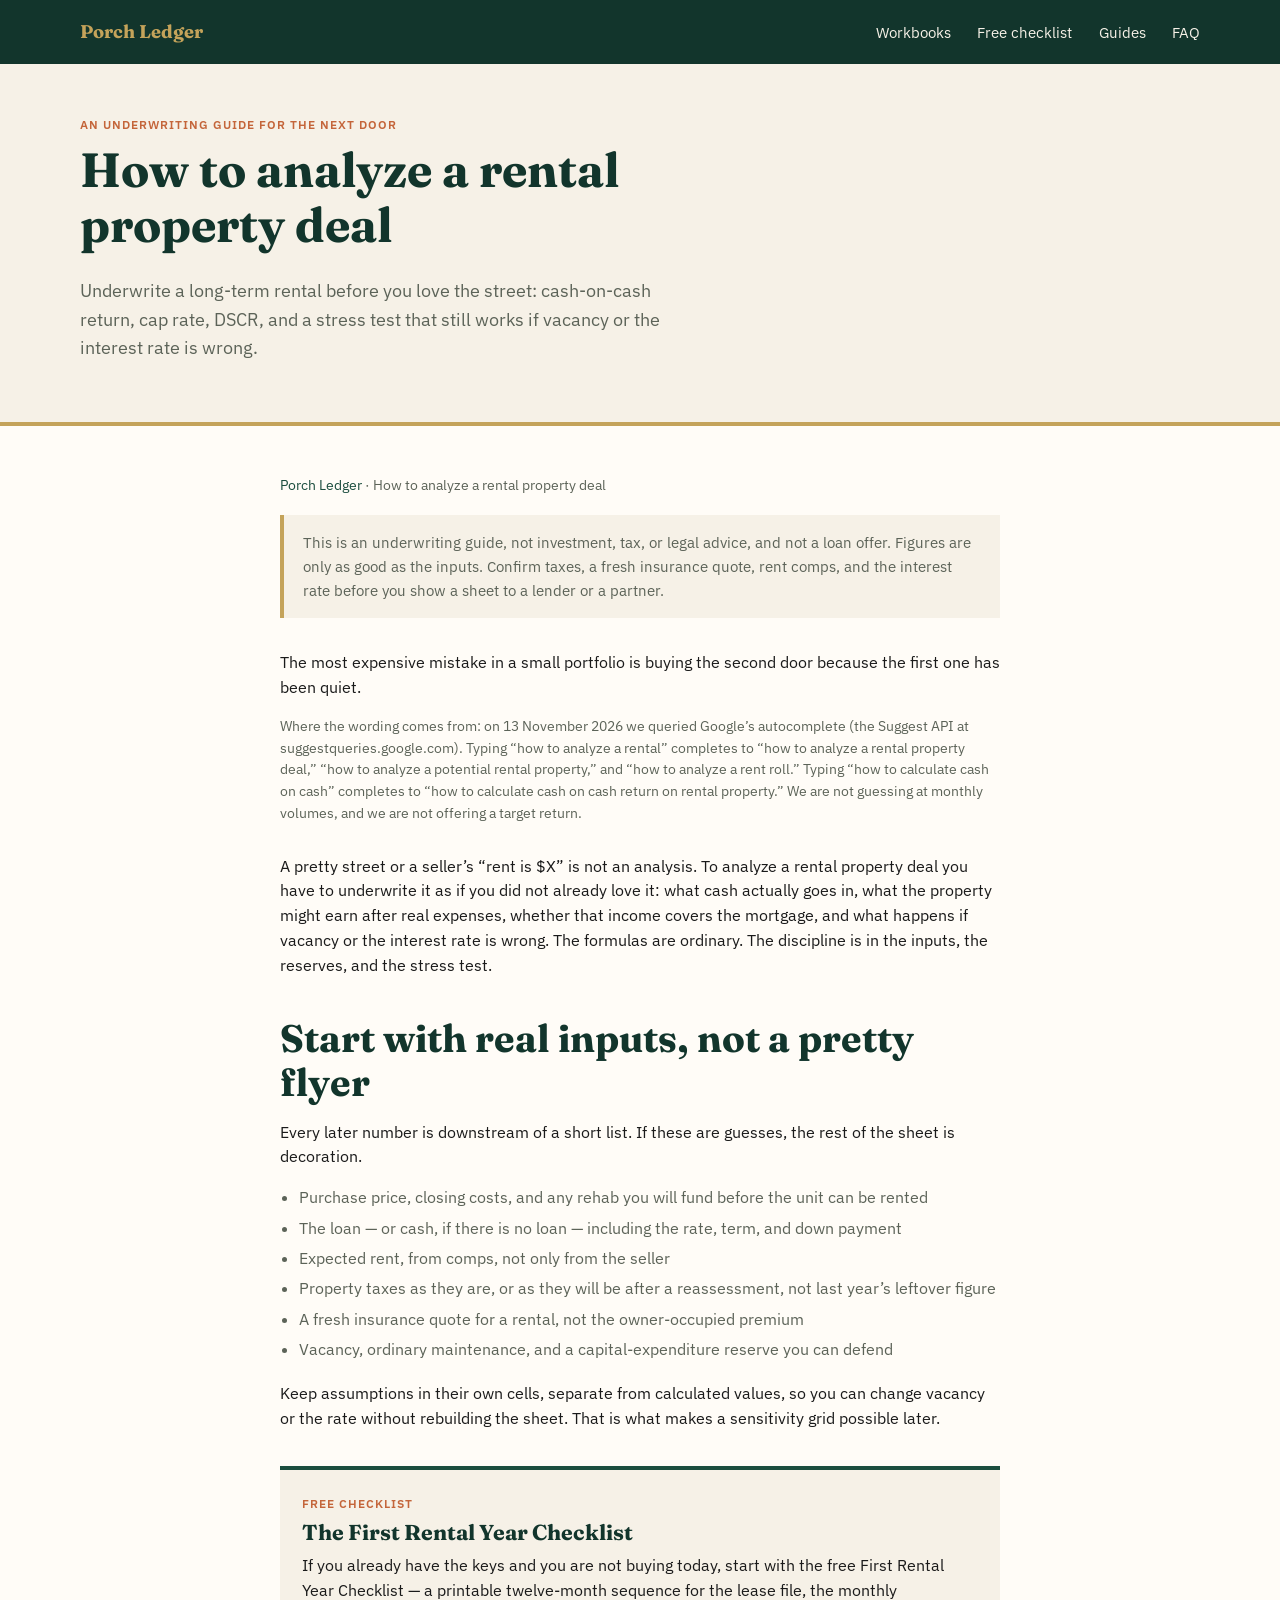
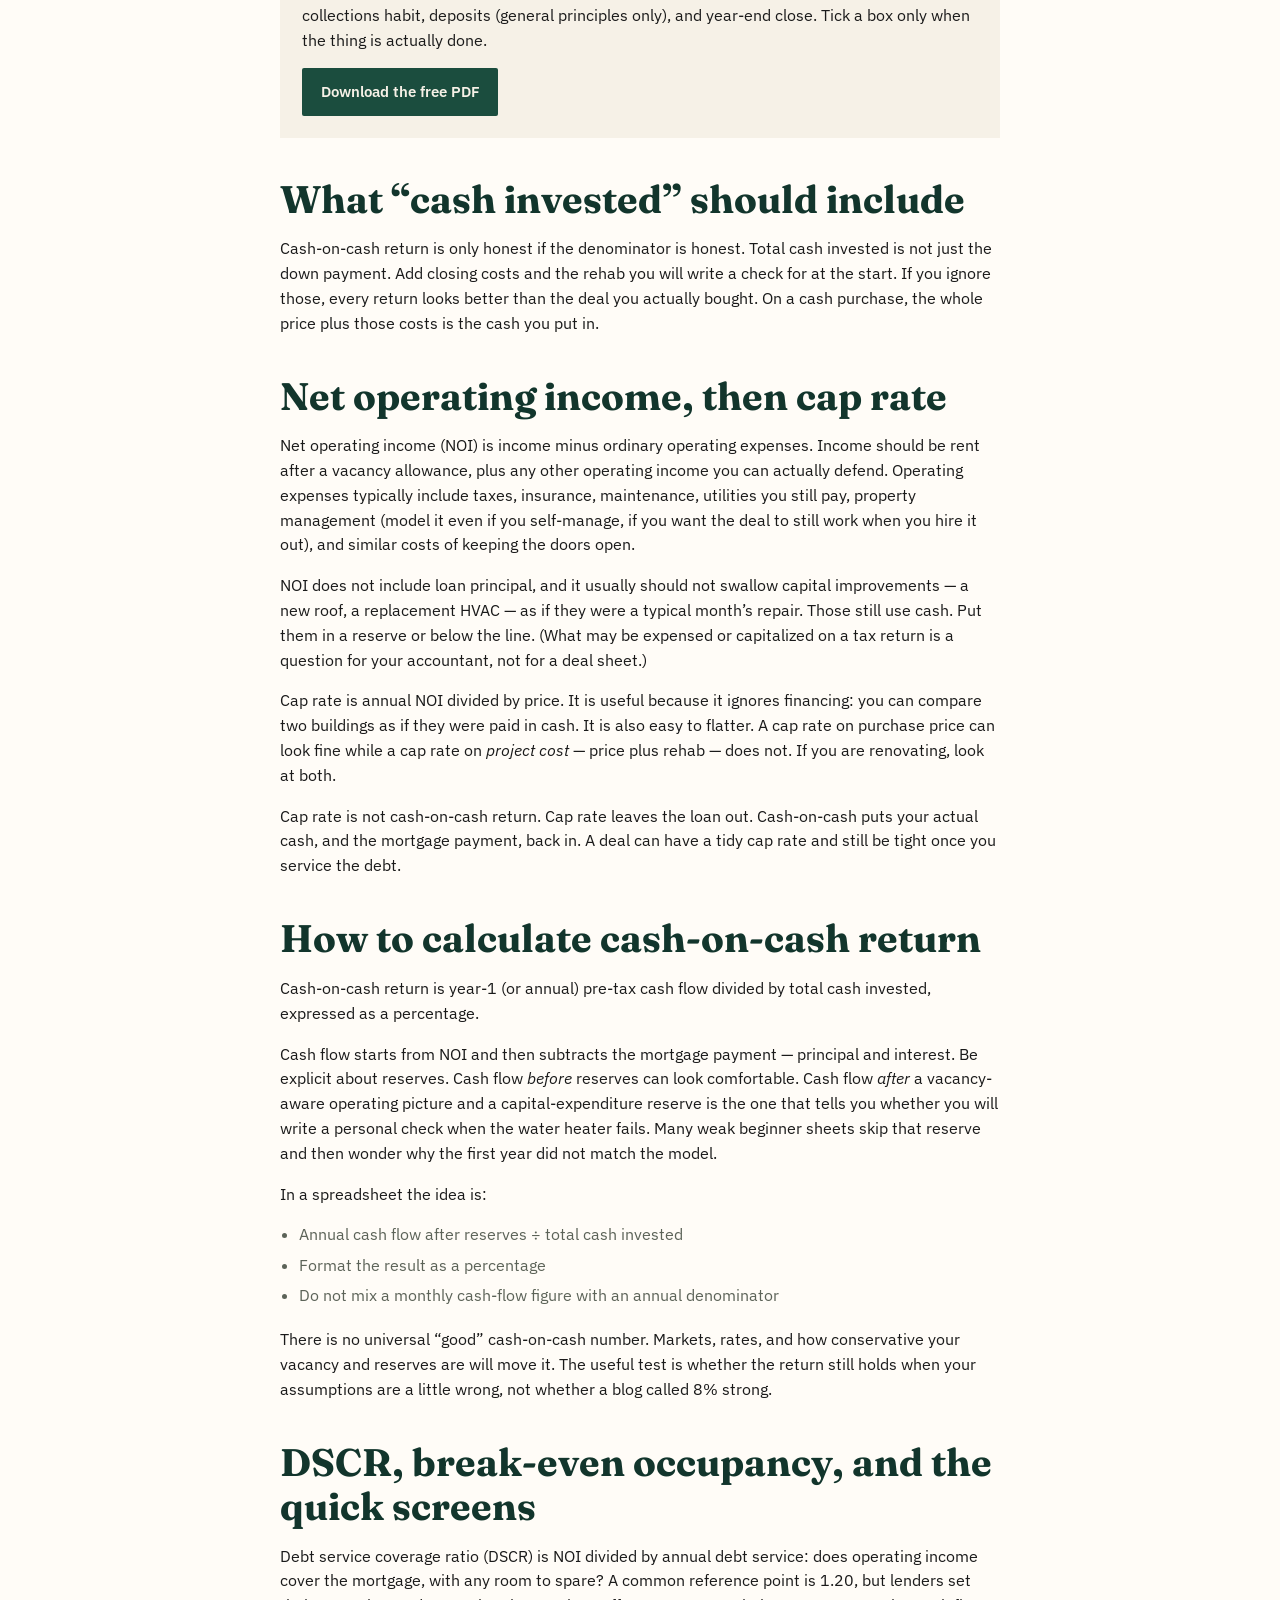
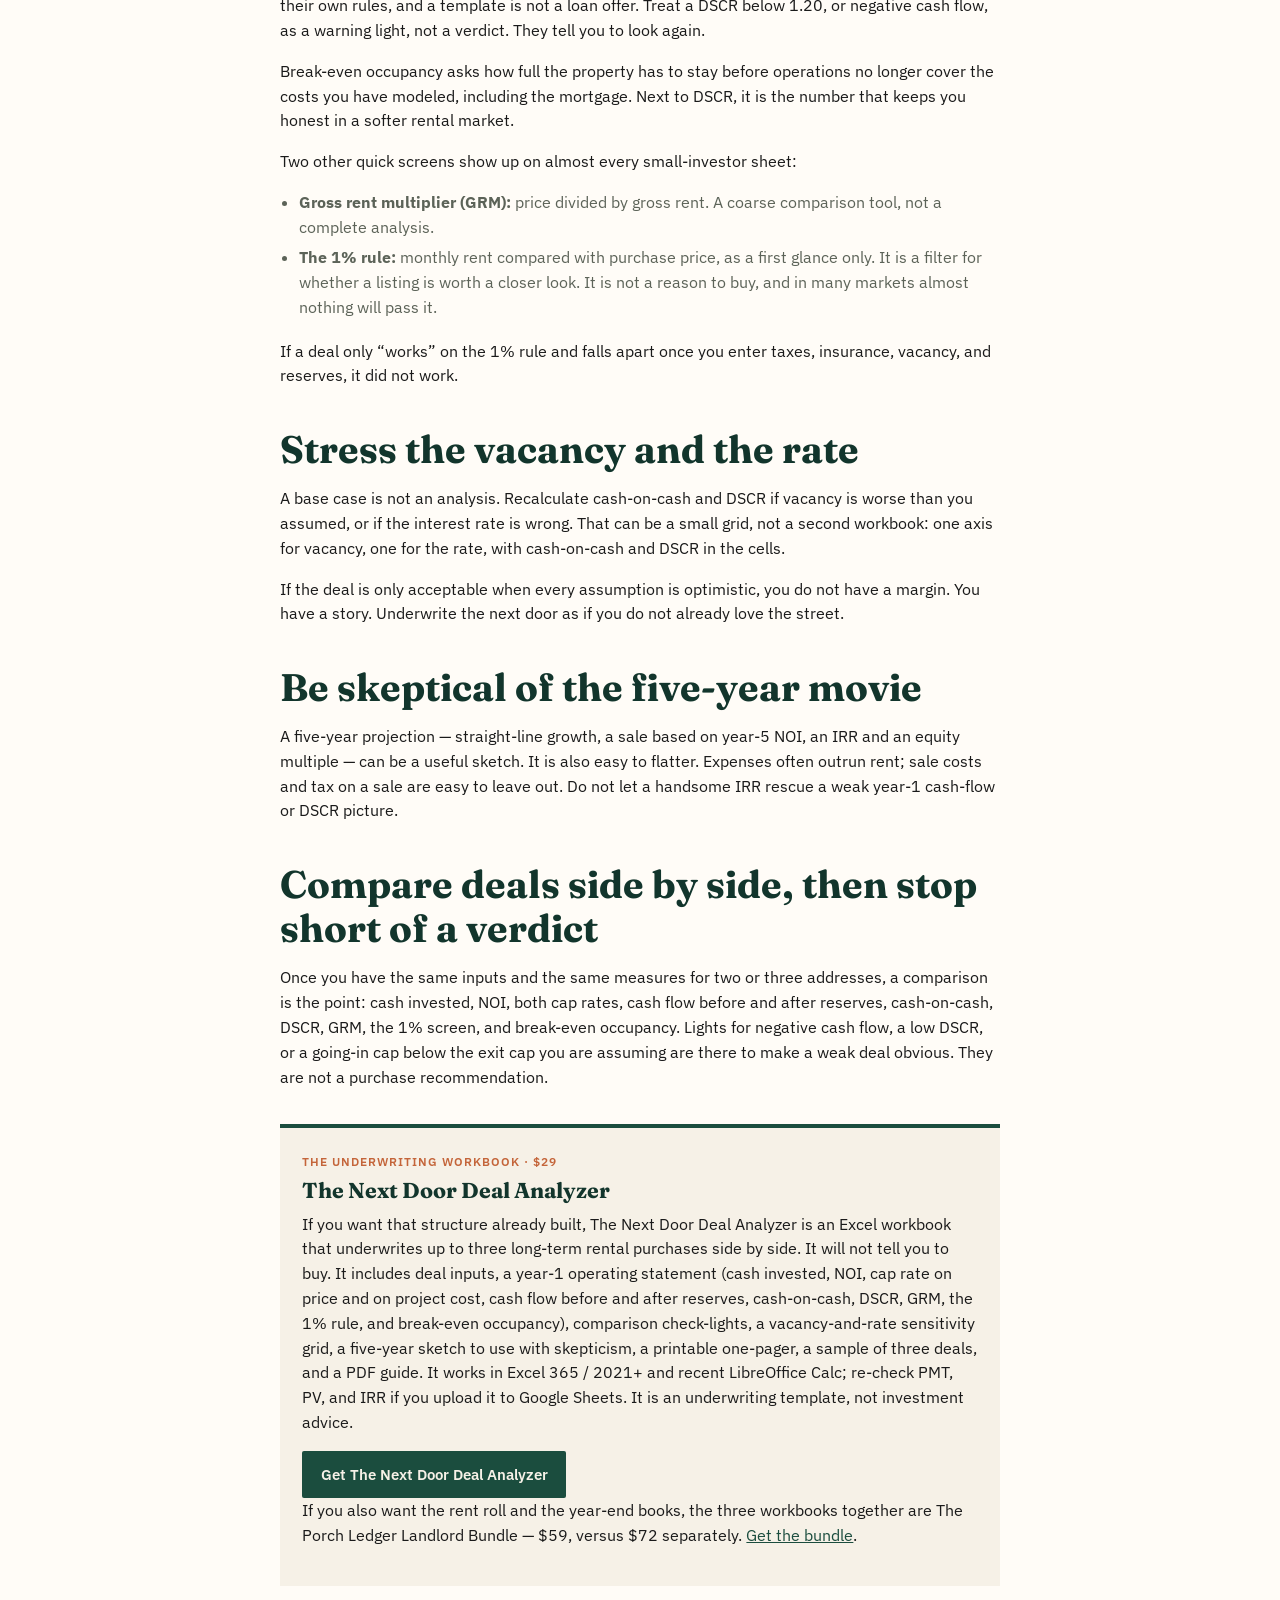
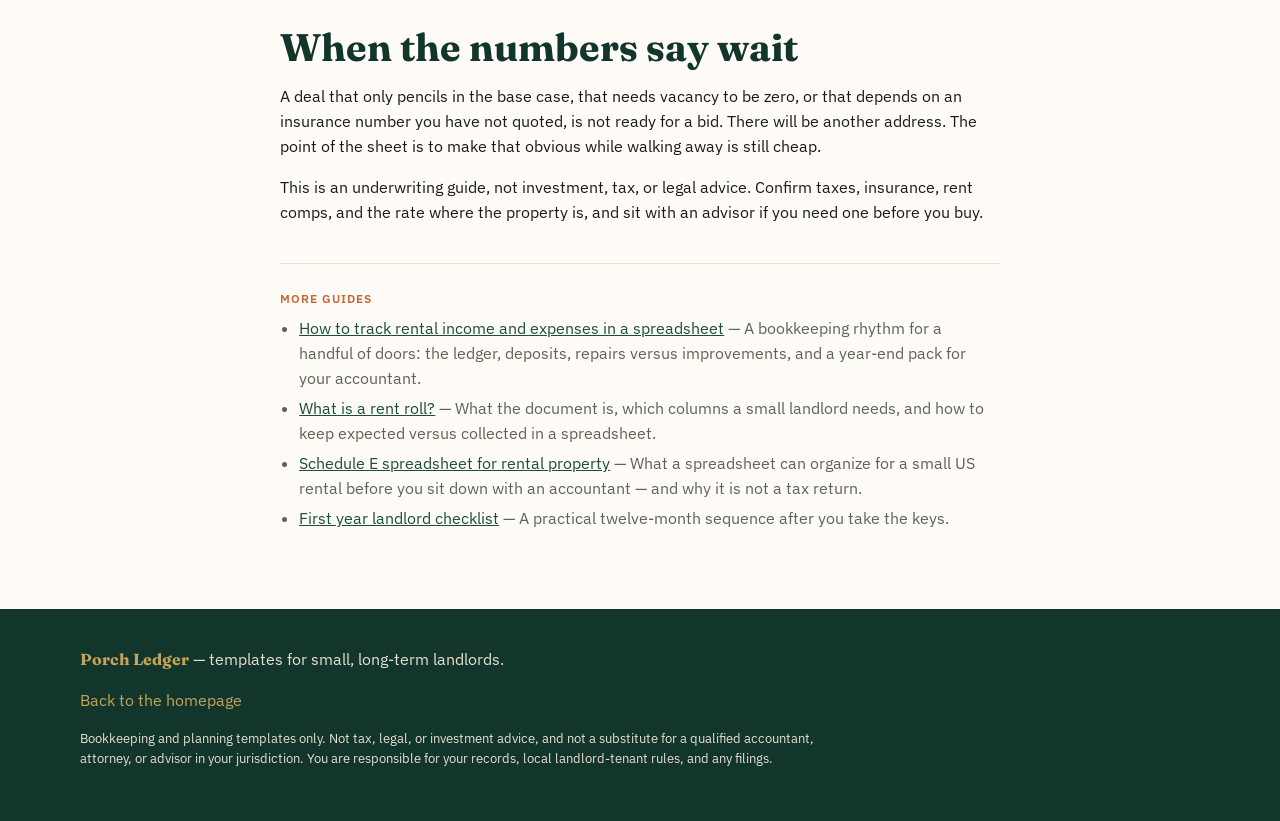
<file: how-to-analyze-a-rental-property-deal.html>
<!DOCTYPE html>
<html lang="en">
<head>
  <meta charset="utf-8">
  <meta name="viewport" content="width=device-width, initial-scale=1">
  <!--
    Canonical, Open Graph, and JSON-LD URLs use
    https://davidcosmin42-stack.github.io/porch-ledger-site/
  -->
  <title>How to Analyze a Rental Property Deal (Cash-on-Cash, Cap Rate, and DSCR) — Porch Ledger</title>
  <meta name="description" content="How to underwrite a small rental purchase: cash invested, NOI, cap rate, cash-on-cash return, DSCR, and what to stress-test before you bid. Not investment advice.">
  <meta name="keywords" content="how to analyze a rental property deal">
  <!-- Target keyword: how to analyze a rental property deal -->
  <link rel="canonical" href="https://davidcosmin42-stack.github.io/porch-ledger-site/how-to-analyze-a-rental-property-deal.html">
  <meta property="og:site_name" content="Porch Ledger">
  <meta property="og:type" content="article">
  <meta property="og:title" content="How to Analyze a Rental Property Deal (Cash-on-Cash, Cap Rate, and DSCR) — Porch Ledger">
  <meta property="og:description" content="How to underwrite a small rental purchase: cash invested, NOI, cap rate, cash-on-cash return, DSCR, and what to stress-test before you bid. Not investment advice.">
  <meta property="og:url" content="https://davidcosmin42-stack.github.io/porch-ledger-site/how-to-analyze-a-rental-property-deal.html">
  <meta property="og:locale" content="en_US">
  <meta property="og:image" content="https://davidcosmin42-stack.github.io/porch-ledger-site/images/og-deal-analyzer.png">
  <meta property="og:image:width" content="1280">
  <meta property="og:image:height" content="720">
  <meta name="twitter:card" content="summary_large_image">
  <meta name="twitter:title" content="How to Analyze a Rental Property Deal (Cash-on-Cash, Cap Rate, and DSCR) — Porch Ledger">
  <meta name="twitter:description" content="How to underwrite a small rental purchase: cash invested, NOI, cap rate, cash-on-cash return, DSCR, and what to stress-test before you bid. Not investment advice.">
  <meta name="twitter:image" content="https://davidcosmin42-stack.github.io/porch-ledger-site/images/og-deal-analyzer.png">
  <script type="application/ld+json">
{
  "@context": "https://schema.org",
  "@type": "Article",
  "headline": "How to analyze a rental property deal",
  "description": "How to underwrite a small rental purchase: cash invested, NOI, cap rate, cash-on-cash return, DSCR, and what to stress-test before you bid. Not investment advice.",
  "datePublished": "2026-11-13",
  "dateModified": "2026-11-13",
  "author": {
    "@type": "Person",
    "name": "David Cosmin"
  },
  "publisher": {
    "@type": "Organization",
    "name": "Porch Ledger"
  },
  "mainEntityOfPage": {
    "@type": "WebPage",
    "@id": "https://davidcosmin42-stack.github.io/porch-ledger-site/how-to-analyze-a-rental-property-deal.html"
  },
  "image": "https://davidcosmin42-stack.github.io/porch-ledger-site/images/og-deal-analyzer.png",
  "inLanguage": "en"
}
  </script>
  <link rel="preconnect" href="https://fonts.googleapis.com">
  <link rel="preconnect" href="https://fonts.gstatic.com" crossorigin>
  <link href="https://fonts.googleapis.com/css2?family=Fraunces:ital,opsz,wght@0,9..144,500;0,9..144,700;1,9..144,500&family=IBM+Plex+Sans:wght@400;500;600&display=swap" rel="stylesheet">
  <link rel="stylesheet" href="styles.css">
</head>
<body>
  <header class="site-header">
    <div class="wrap">
      <a class="wordmark" href="index.html">Porch Ledger</a>
      <nav>
        <a href="index.html#workbooks">Workbooks</a>
        <a href="index.html#checklist">Free checklist</a>
        <a href="index.html#guides">Guides</a>
        <a href="index.html#faq">FAQ</a>
      </nav>
    </div>
  </header>

  <main class="article-main">
    <section class="hero article-hero">
      <div class="wrap">
        <p class="kicker">An underwriting guide for the next door</p>
        <h1>How to analyze a rental property deal</h1>
        <p class="lede">Underwrite a long-term rental before you love the street: cash-on-cash return, cap rate, DSCR, and a stress test that still works if vacancy or the interest rate is wrong.</p>
      </div>
    </section>

    <article class="article">
      <p class="crumbs"><a href="index.html">Porch Ledger</a> · How to analyze a rental property deal</p>

      <div class="disclaimer">
        <p>This is an underwriting guide, not investment, tax, or legal advice, and not a loan offer. Figures are only as good as the inputs. Confirm taxes, a fresh insurance quote, rent comps, and the interest rate before you show a sheet to a lender or a partner.</p>
      </div>

      <p>The most expensive mistake in a small portfolio is buying the second door because the first one has been quiet.</p>

      <p class="source-note">Where the wording comes from: on 13 November 2026 we queried Google’s autocomplete (the Suggest API at suggestqueries.google.com). Typing “how to analyze a rental” completes to “how to analyze a rental property deal,” “how to analyze a potential rental property,” and “how to analyze a rent roll.” Typing “how to calculate cash on cash” completes to “how to calculate cash on cash return on rental property.” We are not guessing at monthly volumes, and we are not offering a target return.</p>

      <p>A pretty street or a seller’s “rent is $X” is not an analysis. To analyze a rental property deal you have to underwrite it as if you did not already love it: what cash actually goes in, what the property might earn after real expenses, whether that income covers the mortgage, and what happens if vacancy or the interest rate is wrong. The formulas are ordinary. The discipline is in the inputs, the reserves, and the stress test.</p>

      <h2>Start with real inputs, not a pretty flyer</h2>

      <p>Every later number is downstream of a short list. If these are guesses, the rest of the sheet is decoration.</p>

      <ul>
        <li>Purchase price, closing costs, and any rehab you will fund before the unit can be rented</li>
        <li>The loan — or cash, if there is no loan — including the rate, term, and down payment</li>
        <li>Expected rent, from comps, not only from the seller</li>
        <li>Property taxes as they are, or as they will be after a reassessment, not last year’s leftover figure</li>
        <li>A fresh insurance quote for a rental, not the owner-occupied premium</li>
        <li>Vacancy, ordinary maintenance, and a capital-expenditure reserve you can defend</li>
      </ul>

      <p>Keep assumptions in their own cells, separate from calculated values, so you can change vacancy or the rate without rebuilding the sheet. That is what makes a sensitivity grid possible later.</p>


      <div class="cta-box">
        <p class="kicker">Free checklist</p>
        <h3>The First Rental Year Checklist</h3>
        <p>If you already have the keys and you are not buying today, start with the free First Rental Year Checklist — a printable twelve-month sequence for the lease file, the monthly collections habit, deposits (general principles only), and year-end close. Tick a box only when the thing is actually done.</p>
        <a class="btn primary" href="https://davidcosmin.gumroad.com/l/first-rental-year-checklist">Download the free PDF</a>
      </div>

      <h2>What “cash invested” should include</h2>

      <p>Cash-on-cash return is only honest if the denominator is honest. Total cash invested is not just the down payment. Add closing costs and the rehab you will write a check for at the start. If you ignore those, every return looks better than the deal you actually bought. On a cash purchase, the whole price plus those costs is the cash you put in.</p>

      <h2>Net operating income, then cap rate</h2>

      <p>Net operating income (NOI) is income minus ordinary operating expenses. Income should be rent after a vacancy allowance, plus any other operating income you can actually defend. Operating expenses typically include taxes, insurance, maintenance, utilities you still pay, property management (model it even if you self-manage, if you want the deal to still work when you hire it out), and similar costs of keeping the doors open.</p>

      <p>NOI does not include loan principal, and it usually should not swallow capital improvements — a new roof, a replacement HVAC — as if they were a typical month’s repair. Those still use cash. Put them in a reserve or below the line. (What may be expensed or capitalized on a tax return is a question for your accountant, not for a deal sheet.)</p>

      <p>Cap rate is annual NOI divided by price. It is useful because it ignores financing: you can compare two buildings as if they were paid in cash. It is also easy to flatter. A cap rate on purchase price can look fine while a cap rate on <em>project cost</em> — price plus rehab — does not. If you are renovating, look at both.</p>

      <p>Cap rate is not cash-on-cash return. Cap rate leaves the loan out. Cash-on-cash puts your actual cash, and the mortgage payment, back in. A deal can have a tidy cap rate and still be tight once you service the debt.</p>

      <h2>How to calculate cash-on-cash return</h2>

      <p>Cash-on-cash return is year-1 (or annual) pre-tax cash flow divided by total cash invested, expressed as a percentage.</p>

      <p>Cash flow starts from NOI and then subtracts the mortgage payment — principal and interest. Be explicit about reserves. Cash flow <em>before</em> reserves can look comfortable. Cash flow <em>after</em> a vacancy-aware operating picture and a capital-expenditure reserve is the one that tells you whether you will write a personal check when the water heater fails. Many weak beginner sheets skip that reserve and then wonder why the first year did not match the model.</p>

      <p>In a spreadsheet the idea is:</p>

      <ul>
        <li>Annual cash flow after reserves ÷ total cash invested</li>
        <li>Format the result as a percentage</li>
        <li>Do not mix a monthly cash-flow figure with an annual denominator</li>
      </ul>

      <p>There is no universal “good” cash-on-cash number. Markets, rates, and how conservative your vacancy and reserves are will move it. The useful test is whether the return still holds when your assumptions are a little wrong, not whether a blog called 8% strong.</p>

      <h2>DSCR, break-even occupancy, and the quick screens</h2>

      <p>Debt service coverage ratio (DSCR) is NOI divided by annual debt service: does operating income cover the mortgage, with any room to spare? A common reference point is 1.20, but lenders set their own rules, and a template is not a loan offer. Treat a DSCR below 1.20, or negative cash flow, as a warning light, not a verdict. They tell you to look again.</p>

      <p>Break-even occupancy asks how full the property has to stay before operations no longer cover the costs you have modeled, including the mortgage. Next to DSCR, it is the number that keeps you honest in a softer rental market.</p>

      <p>Two other quick screens show up on almost every small-investor sheet:</p>

      <ul>
        <li><strong>Gross rent multiplier (GRM):</strong> price divided by gross rent. A coarse comparison tool, not a complete analysis.</li>
        <li><strong>The 1% rule:</strong> monthly rent compared with purchase price, as a first glance only. It is a filter for whether a listing is worth a closer look. It is not a reason to buy, and in many markets almost nothing will pass it.</li>
      </ul>

      <p>If a deal only “works” on the 1% rule and falls apart once you enter taxes, insurance, vacancy, and reserves, it did not work.</p>

      <h2>Stress the vacancy and the rate</h2>

      <p>A base case is not an analysis. Recalculate cash-on-cash and DSCR if vacancy is worse than you assumed, or if the interest rate is wrong. That can be a small grid, not a second workbook: one axis for vacancy, one for the rate, with cash-on-cash and DSCR in the cells.</p>

      <p>If the deal is only acceptable when every assumption is optimistic, you do not have a margin. You have a story. Underwrite the next door as if you do not already love the street.</p>

      <h2>Be skeptical of the five-year movie</h2>

      <p>A five-year projection — straight-line growth, a sale based on year-5 NOI, an IRR and an equity multiple — can be a useful sketch. It is also easy to flatter. Expenses often outrun rent; sale costs and tax on a sale are easy to leave out. Do not let a handsome IRR rescue a weak year-1 cash-flow or DSCR picture.</p>

      <h2>Compare deals side by side, then stop short of a verdict</h2>

      <p>Once you have the same inputs and the same measures for two or three addresses, a comparison is the point: cash invested, NOI, both cap rates, cash flow before and after reserves, cash-on-cash, DSCR, GRM, the 1% screen, and break-even occupancy. Lights for negative cash flow, a low DSCR, or a going-in cap below the exit cap you are assuming are there to make a weak deal obvious. They are not a purchase recommendation.</p>

      <div class="cta-box">
        <p class="kicker">The underwriting workbook · $29</p>
        <h3>The Next Door Deal Analyzer</h3>
        <p>If you want that structure already built, The Next Door Deal Analyzer is an Excel workbook that underwrites up to three long-term rental purchases side by side. It will not tell you to buy. It includes deal inputs, a year-1 operating statement (cash invested, NOI, cap rate on price and on project cost, cash flow before and after reserves, cash-on-cash, DSCR, GRM, the 1% rule, and break-even occupancy), comparison check-lights, a vacancy-and-rate sensitivity grid, a five-year sketch to use with skepticism, a printable one-pager, a sample of three deals, and a PDF guide. It works in Excel 365 / 2021+ and recent LibreOffice Calc; re-check PMT, PV, and IRR if you upload it to Google Sheets. It is an underwriting template, not investment advice.</p>
        <a class="btn primary" href="https://davidcosmin.gumroad.com/l/deal-analyzer">Get The Next Door Deal Analyzer</a>
        <p>If you also want the rent roll and the year-end books, the three workbooks together are The Porch Ledger Landlord Bundle — $59, versus $72 separately. <a href="https://davidcosmin.gumroad.com/l/rqykti">Get the bundle</a>.</p>
      </div>

      <h2>When the numbers say wait</h2>

      <p>A deal that only pencils in the base case, that needs vacancy to be zero, or that depends on an insurance number you have not quoted, is not ready for a bid. There will be another address. The point of the sheet is to make that obvious while walking away is still cheap.</p>

      <p>This is an underwriting guide, not investment, tax, or legal advice. Confirm taxes, insurance, rent comps, and the rate where the property is, and sit with an advisor if you need one before you buy.</p>
      <div class="more-guides">
        <p class="kicker">More guides</p>
        <ul>
          <li><a href="how-to-track-rental-income-and-expenses-in-a-spreadsheet.html">How to track rental income and expenses in a spreadsheet</a> — A bookkeeping rhythm for a handful of doors: the ledger, deposits, repairs versus improvements, and a year-end pack for your accountant.</li>
          <li><a href="what-is-a-rent-roll.html">What is a rent roll?</a> — What the document is, which columns a small landlord needs, and how to keep expected versus collected in a spreadsheet.</li>
          <li><a href="schedule-e-spreadsheet-for-rental-property.html">Schedule E spreadsheet for rental property</a> — What a spreadsheet can organize for a small US rental before you sit down with an accountant — and why it is not a tax return.</li>
          <li><a href="first-year-landlord-checklist.html">First year landlord checklist</a> — A practical twelve-month sequence after you take the keys.</li>
        </ul>
      </div>
    </article>
  </main>

  <footer>
    <div class="wrap">
      <p><strong>Porch Ledger</strong> — templates for small, long-term landlords.</p>
      <p class="footer-links"><a href="index.html">Back to the homepage</a></p>
      <p class="fineprint">Bookkeeping and planning templates only. Not tax, legal, or investment advice, and not a substitute for a qualified accountant, attorney, or advisor in your jurisdiction. You are responsible for your records, local landlord-tenant rules, and any filings.</p>
    </div>
  </footer>
</body>
</html>
</file>
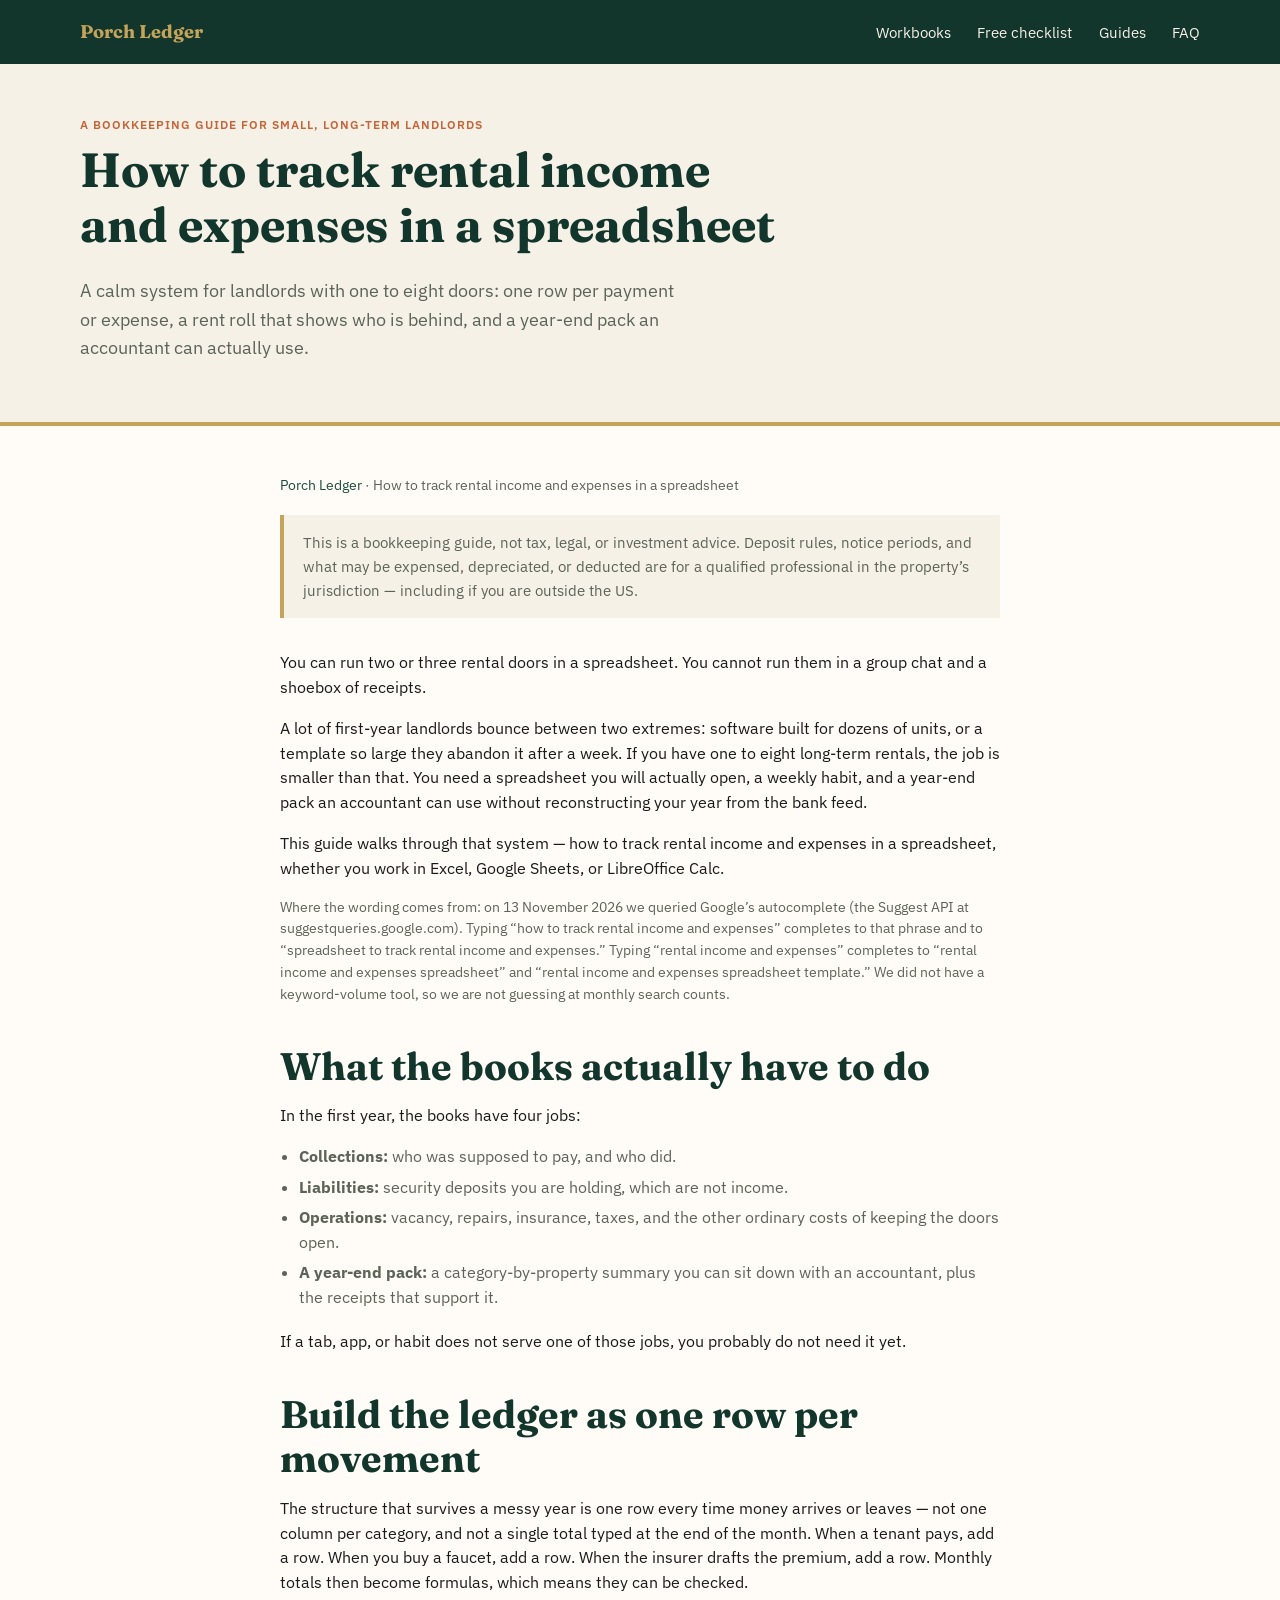
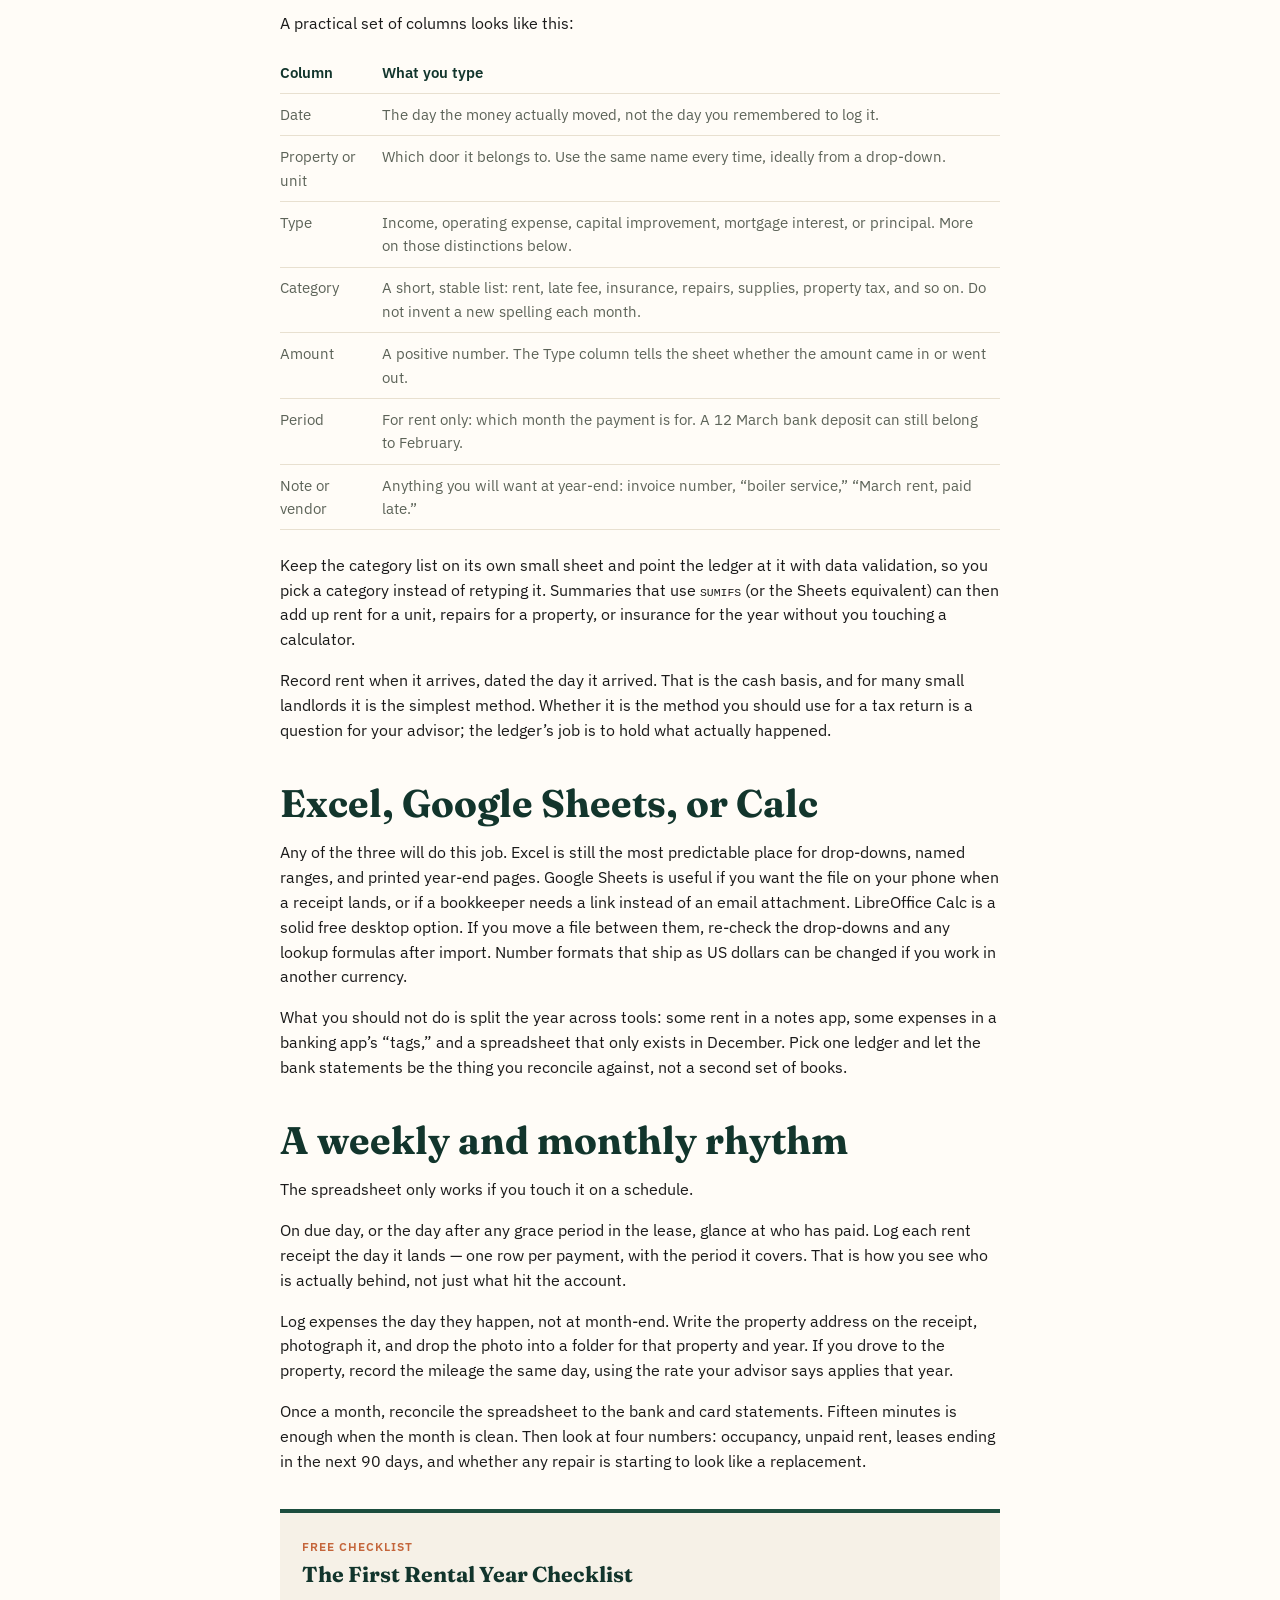
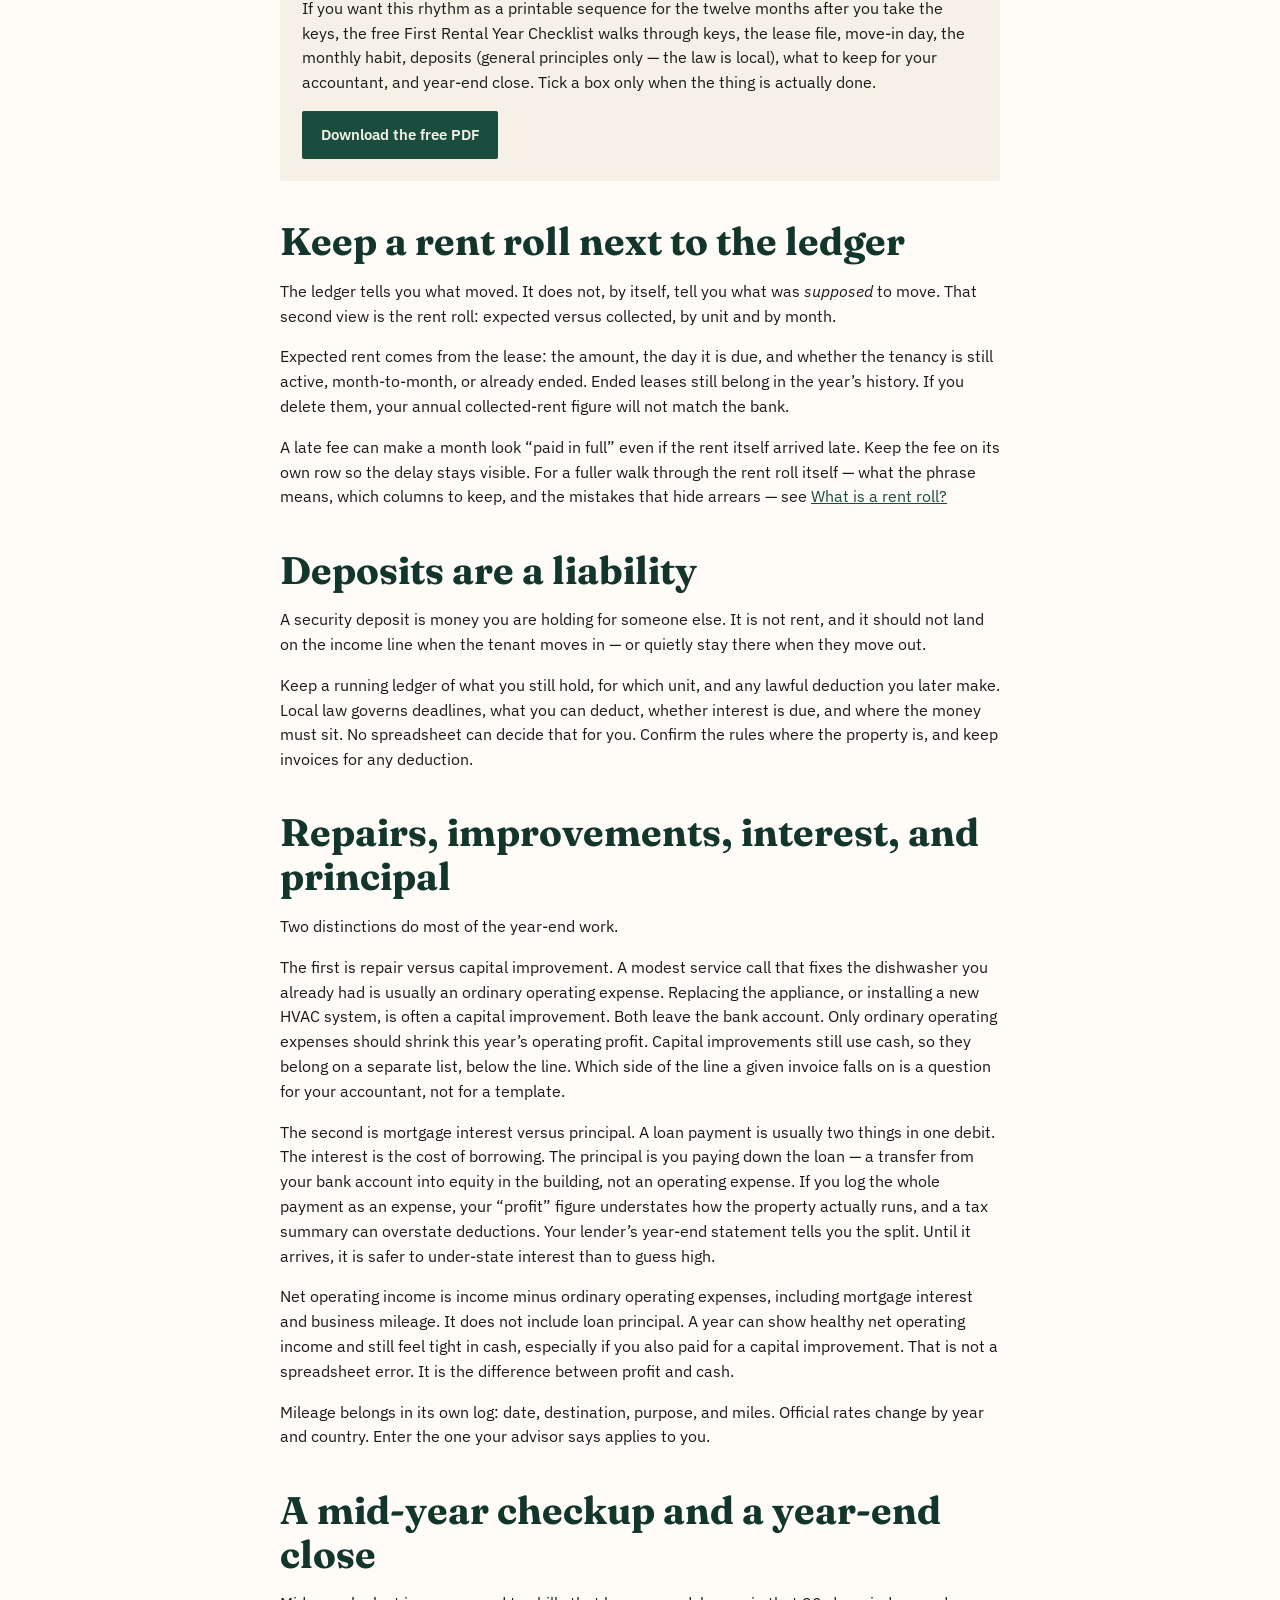
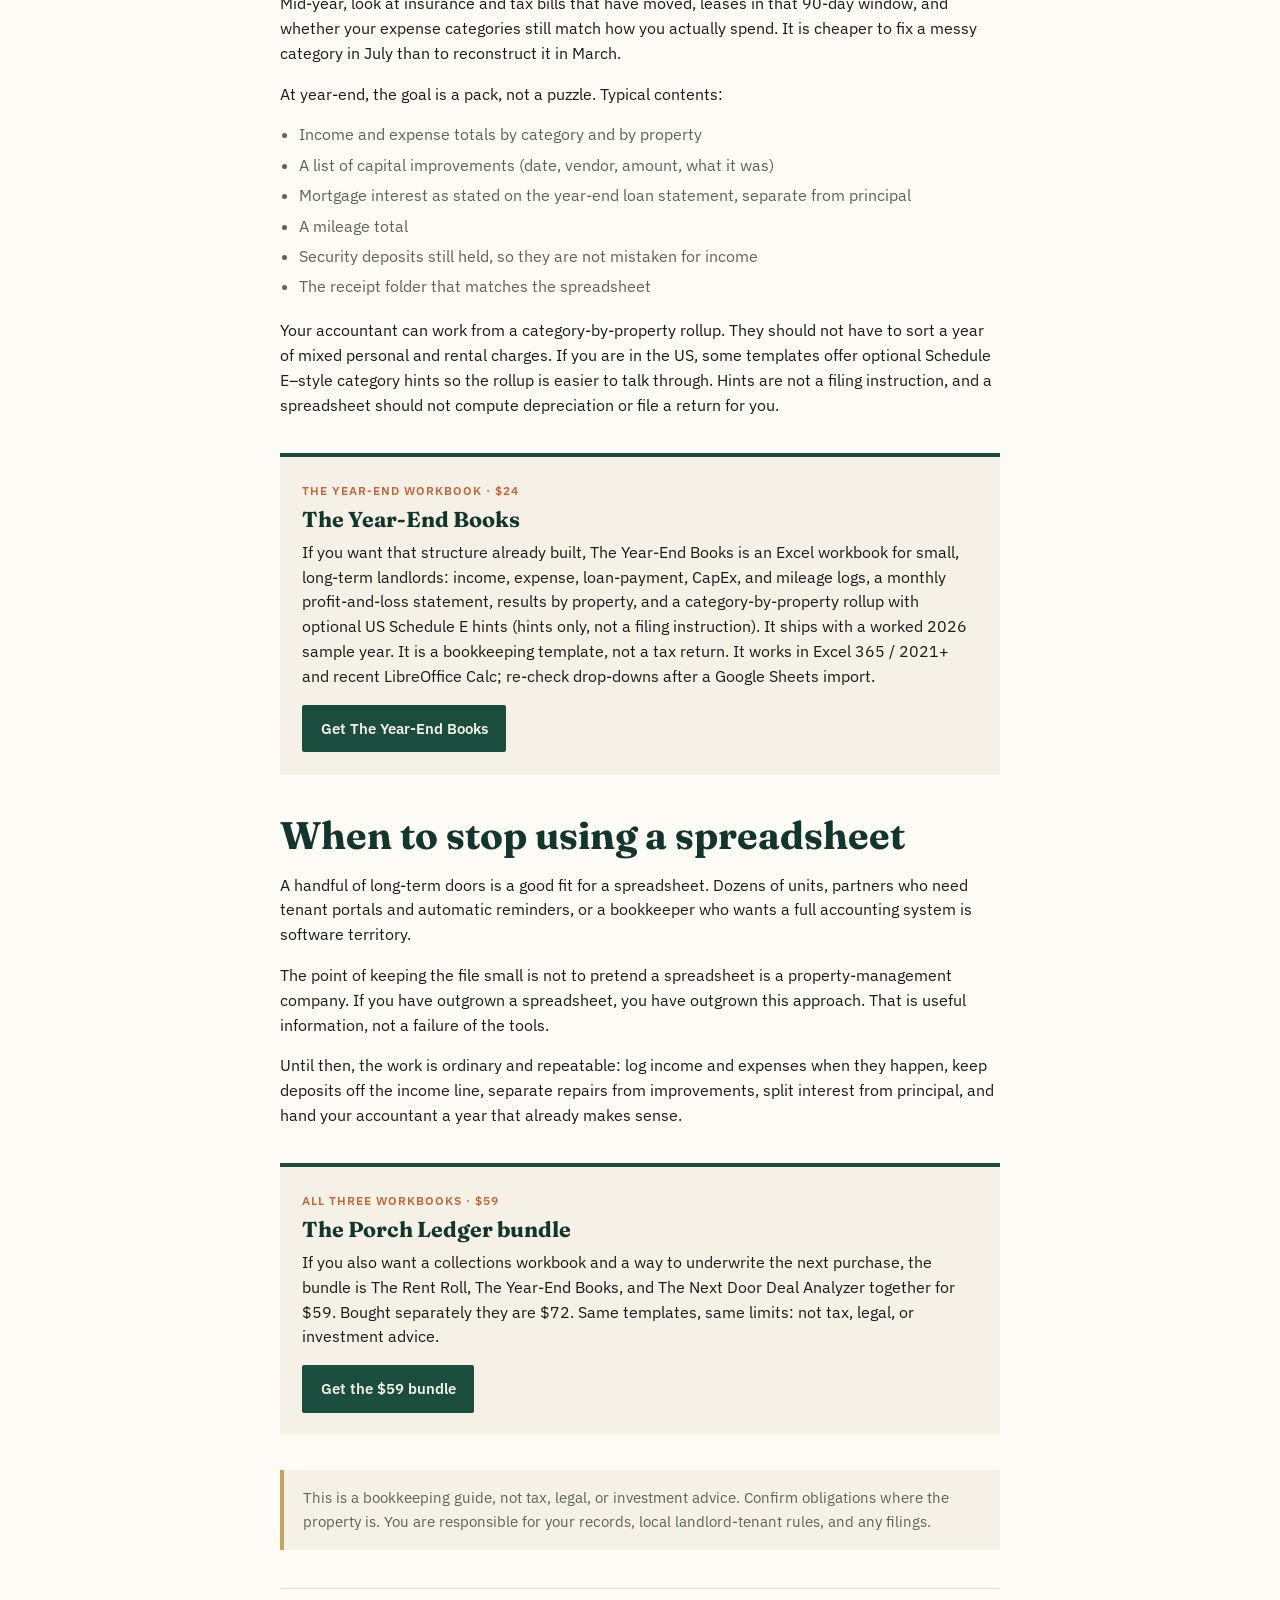
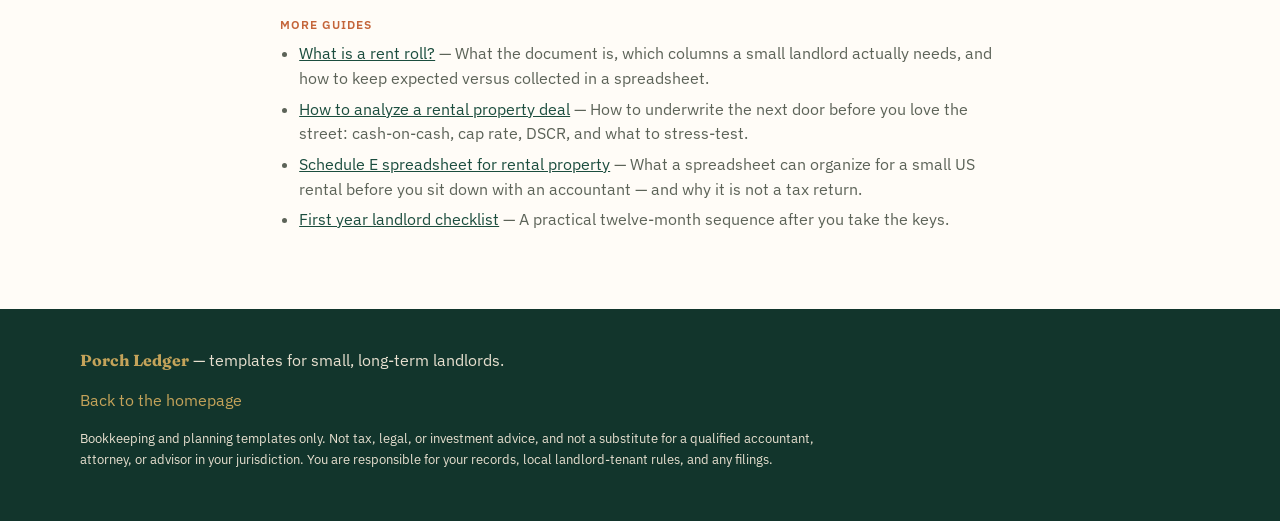
<file: how-to-track-rental-income-and-expenses-in-a-spreadsheet.html>
<!DOCTYPE html>
<html lang="en">
<head>
  <meta charset="utf-8">
  <meta name="viewport" content="width=device-width, initial-scale=1">
  <!--
    Canonical, Open Graph, and JSON-LD URLs use
    https://davidcosmin42-stack.github.io/porch-ledger-site/
  -->
  <title>How to Track Rental Income and Expenses in a Spreadsheet — Porch Ledger</title>
  <meta name="description" content="A practical spreadsheet system for small landlords: one row per payment or expense, deposits kept off income, and a year-end pack you can hand to an accountant.">
  <link rel="canonical" href="https://davidcosmin42-stack.github.io/porch-ledger-site/how-to-track-rental-income-and-expenses-in-a-spreadsheet.html">
  <meta property="og:site_name" content="Porch Ledger">
  <meta property="og:type" content="article">
  <meta property="og:title" content="How to Track Rental Income and Expenses in a Spreadsheet — Porch Ledger">
  <meta property="og:description" content="A practical spreadsheet system for small landlords: one row per payment or expense, deposits kept off income, and a year-end pack you can hand to an accountant.">
  <meta property="og:url" content="https://davidcosmin42-stack.github.io/porch-ledger-site/how-to-track-rental-income-and-expenses-in-a-spreadsheet.html">
  <meta property="og:locale" content="en_US">
  <meta property="og:image" content="https://davidcosmin42-stack.github.io/porch-ledger-site/images/og-income-expenses.png">
  <meta property="og:image:width" content="1280">
  <meta property="og:image:height" content="720">
  <meta name="twitter:card" content="summary_large_image">
  <meta name="twitter:title" content="How to Track Rental Income and Expenses in a Spreadsheet — Porch Ledger">
  <meta name="twitter:description" content="A practical spreadsheet system for small landlords: one row per payment or expense, deposits kept off income, and a year-end pack you can hand to an accountant.">
  <meta name="twitter:image" content="https://davidcosmin42-stack.github.io/porch-ledger-site/images/og-income-expenses.png">
  <script type="application/ld+json">
{
  "@context": "https://schema.org",
  "@type": "Article",
  "headline": "How to track rental income and expenses in a spreadsheet",
  "description": "A practical spreadsheet system for small landlords: one row per payment or expense, deposits kept off income, and a year-end pack you can hand to an accountant.",
  "datePublished": "2026-11-13",
  "dateModified": "2026-11-13",
  "author": {
    "@type": "Person",
    "name": "David Cosmin"
  },
  "publisher": {
    "@type": "Organization",
    "name": "Porch Ledger"
  },
  "mainEntityOfPage": {
    "@type": "WebPage",
    "@id": "https://davidcosmin42-stack.github.io/porch-ledger-site/how-to-track-rental-income-and-expenses-in-a-spreadsheet.html"
  },
  "image": "https://davidcosmin42-stack.github.io/porch-ledger-site/images/og-income-expenses.png",
  "inLanguage": "en"
}
  </script>
  <link rel="preconnect" href="https://fonts.googleapis.com">
  <link rel="preconnect" href="https://fonts.gstatic.com" crossorigin>
  <link href="https://fonts.googleapis.com/css2?family=Fraunces:ital,opsz,wght@0,9..144,500;0,9..144,700;1,9..144,500&family=IBM+Plex+Sans:wght@400;500;600&display=swap" rel="stylesheet">
  <link rel="stylesheet" href="styles.css">
</head>
<body>
  <header class="site-header">
    <div class="wrap">
      <a class="wordmark" href="index.html">Porch Ledger</a>
      <nav>
        <a href="index.html#workbooks">Workbooks</a>
        <a href="index.html#checklist">Free checklist</a>
        <a href="index.html#guides">Guides</a>
        <a href="index.html#faq">FAQ</a>
      </nav>
    </div>
  </header>

  <main class="article-main">
    <section class="hero article-hero">
      <div class="wrap">
        <p class="kicker">A bookkeeping guide for small, long-term landlords</p>
        <h1>How to track rental income and expenses in a spreadsheet</h1>
        <p class="lede">A calm system for landlords with one to eight doors: one row per payment or expense, a rent roll that shows who is behind, and a year-end pack an accountant can actually use.</p>
      </div>
    </section>

    <article class="article">
      <p class="crumbs"><a href="index.html">Porch Ledger</a> · How to track rental income and expenses in a spreadsheet</p>

      <div class="disclaimer">
        <p>This is a bookkeeping guide, not tax, legal, or investment advice. Deposit rules, notice periods, and what may be expensed, depreciated, or deducted are for a qualified professional in the property’s jurisdiction — including if you are outside the US.</p>
      </div>

      <p>You can run two or three rental doors in a spreadsheet. You cannot run them in a group chat and a shoebox of receipts.</p>

      <p>A lot of first-year landlords bounce between two extremes: software built for dozens of units, or a template so large they abandon it after a week. If you have one to eight long-term rentals, the job is smaller than that. You need a spreadsheet you will actually open, a weekly habit, and a year-end pack an accountant can use without reconstructing your year from the bank feed.</p>

      <p>This guide walks through that system — how to track rental income and expenses in a spreadsheet, whether you work in Excel, Google Sheets, or LibreOffice Calc.</p>

      <p class="source-note">Where the wording comes from: on 13 November 2026 we queried Google’s autocomplete (the Suggest API at suggestqueries.google.com). Typing “how to track rental income and expenses” completes to that phrase and to “spreadsheet to track rental income and expenses.” Typing “rental income and expenses” completes to “rental income and expenses spreadsheet” and “rental income and expenses spreadsheet template.” We did not have a keyword-volume tool, so we are not guessing at monthly search counts.</p>

      <h2>What the books actually have to do</h2>

      <p>In the first year, the books have four jobs:</p>

      <ul>
        <li><strong>Collections:</strong> who was supposed to pay, and who did.</li>
        <li><strong>Liabilities:</strong> security deposits you are holding, which are not income.</li>
        <li><strong>Operations:</strong> vacancy, repairs, insurance, taxes, and the other ordinary costs of keeping the doors open.</li>
        <li><strong>A year-end pack:</strong> a category-by-property summary you can sit down with an accountant, plus the receipts that support it.</li>
      </ul>

      <p>If a tab, app, or habit does not serve one of those jobs, you probably do not need it yet.</p>

      <h2>Build the ledger as one row per movement</h2>

      <p>The structure that survives a messy year is one row every time money arrives or leaves — not one column per category, and not a single total typed at the end of the month. When a tenant pays, add a row. When you buy a faucet, add a row. When the insurer drafts the premium, add a row. Monthly totals then become formulas, which means they can be checked.</p>

      <p>A practical set of columns looks like this:</p>

      <table>
        <thead>
          <tr>
            <th>Column</th>
            <th>What you type</th>
          </tr>
        </thead>
        <tbody>
          <tr>
            <td>Date</td>
            <td>The day the money actually moved, not the day you remembered to log it.</td>
          </tr>
          <tr>
            <td>Property or unit</td>
            <td>Which door it belongs to. Use the same name every time, ideally from a drop-down.</td>
          </tr>
          <tr>
            <td>Type</td>
            <td>Income, operating expense, capital improvement, mortgage interest, or principal. More on those distinctions below.</td>
          </tr>
          <tr>
            <td>Category</td>
            <td>A short, stable list: rent, late fee, insurance, repairs, supplies, property tax, and so on. Do not invent a new spelling each month.</td>
          </tr>
          <tr>
            <td>Amount</td>
            <td>A positive number. The Type column tells the sheet whether the amount came in or went out.</td>
          </tr>
          <tr>
            <td>Period</td>
            <td>For rent only: which month the payment is for. A 12 March bank deposit can still belong to February.</td>
          </tr>
          <tr>
            <td>Note or vendor</td>
            <td>Anything you will want at year-end: invoice number, “boiler service,” “March rent, paid late.”</td>
          </tr>
        </tbody>
      </table>

      <p>Keep the category list on its own small sheet and point the ledger at it with data validation, so you pick a category instead of retyping it. Summaries that use <code>SUMIFS</code> (or the Sheets equivalent) can then add up rent for a unit, repairs for a property, or insurance for the year without you touching a calculator.</p>

      <p>Record rent when it arrives, dated the day it arrived. That is the cash basis, and for many small landlords it is the simplest method. Whether it is the method you should use for a tax return is a question for your advisor; the ledger’s job is to hold what actually happened.</p>

      <h2>Excel, Google Sheets, or Calc</h2>

      <p>Any of the three will do this job. Excel is still the most predictable place for drop-downs, named ranges, and printed year-end pages. Google Sheets is useful if you want the file on your phone when a receipt lands, or if a bookkeeper needs a link instead of an email attachment. LibreOffice Calc is a solid free desktop option. If you move a file between them, re-check the drop-downs and any lookup formulas after import. Number formats that ship as US dollars can be changed if you work in another currency.</p>

      <p>What you should not do is split the year across tools: some rent in a notes app, some expenses in a banking app’s “tags,” and a spreadsheet that only exists in December. Pick one ledger and let the bank statements be the thing you reconcile against, not a second set of books.</p>

      <h2>A weekly and monthly rhythm</h2>

      <p>The spreadsheet only works if you touch it on a schedule.</p>

      <p>On due day, or the day after any grace period in the lease, glance at who has paid. Log each rent receipt the day it lands — one row per payment, with the period it covers. That is how you see who is actually behind, not just what hit the account.</p>

      <p>Log expenses the day they happen, not at month-end. Write the property address on the receipt, photograph it, and drop the photo into a folder for that property and year. If you drove to the property, record the mileage the same day, using the rate your advisor says applies that year.</p>

      <p>Once a month, reconcile the spreadsheet to the bank and card statements. Fifteen minutes is enough when the month is clean. Then look at four numbers: occupancy, unpaid rent, leases ending in the next 90 days, and whether any repair is starting to look like a replacement.</p>

      <div class="cta-box">
        <p class="kicker">Free checklist</p>
        <h3>The First Rental Year Checklist</h3>
        <p>If you want this rhythm as a printable sequence for the twelve months after you take the keys, the free First Rental Year Checklist walks through keys, the lease file, move-in day, the monthly habit, deposits (general principles only — the law is local), what to keep for your accountant, and year-end close. Tick a box only when the thing is actually done.</p>
        <a class="btn primary" href="https://davidcosmin.gumroad.com/l/first-rental-year-checklist">Download the free PDF</a>
      </div>

      <h2>Keep a rent roll next to the ledger</h2>

      <p>The ledger tells you what moved. It does not, by itself, tell you what was <em>supposed</em> to move. That second view is the rent roll: expected versus collected, by unit and by month.</p>

      <p>Expected rent comes from the lease: the amount, the day it is due, and whether the tenancy is still active, month-to-month, or already ended. Ended leases still belong in the year’s history. If you delete them, your annual collected-rent figure will not match the bank.</p>

      <p>A late fee can make a month look “paid in full” even if the rent itself arrived late. Keep the fee on its own row so the delay stays visible. For a fuller walk through the rent roll itself — what the phrase means, which columns to keep, and the mistakes that hide arrears — see <a href="what-is-a-rent-roll.html">What is a rent roll?</a></p>

      <h2>Deposits are a liability</h2>

      <p>A security deposit is money you are holding for someone else. It is not rent, and it should not land on the income line when the tenant moves in — or quietly stay there when they move out.</p>

      <p>Keep a running ledger of what you still hold, for which unit, and any lawful deduction you later make. Local law governs deadlines, what you can deduct, whether interest is due, and where the money must sit. No spreadsheet can decide that for you. Confirm the rules where the property is, and keep invoices for any deduction.</p>

      <h2>Repairs, improvements, interest, and principal</h2>

      <p>Two distinctions do most of the year-end work.</p>

      <p>The first is repair versus capital improvement. A modest service call that fixes the dishwasher you already had is usually an ordinary operating expense. Replacing the appliance, or installing a new HVAC system, is often a capital improvement. Both leave the bank account. Only ordinary operating expenses should shrink this year’s operating profit. Capital improvements still use cash, so they belong on a separate list, below the line. Which side of the line a given invoice falls on is a question for your accountant, not for a template.</p>

      <p>The second is mortgage interest versus principal. A loan payment is usually two things in one debit. The interest is the cost of borrowing. The principal is you paying down the loan — a transfer from your bank account into equity in the building, not an operating expense. If you log the whole payment as an expense, your “profit” figure understates how the property actually runs, and a tax summary can overstate deductions. Your lender’s year-end statement tells you the split. Until it arrives, it is safer to under-state interest than to guess high.</p>

      <p>Net operating income is income minus ordinary operating expenses, including mortgage interest and business mileage. It does not include loan principal. A year can show healthy net operating income and still feel tight in cash, especially if you also paid for a capital improvement. That is not a spreadsheet error. It is the difference between profit and cash.</p>

      <p>Mileage belongs in its own log: date, destination, purpose, and miles. Official rates change by year and country. Enter the one your advisor says applies to you.</p>

      <h2>A mid-year checkup and a year-end close</h2>

      <p>Mid-year, look at insurance and tax bills that have moved, leases in that 90-day window, and whether your expense categories still match how you actually spend. It is cheaper to fix a messy category in July than to reconstruct it in March.</p>

      <p>At year-end, the goal is a pack, not a puzzle. Typical contents:</p>

      <ul>
        <li>Income and expense totals by category and by property</li>
        <li>A list of capital improvements (date, vendor, amount, what it was)</li>
        <li>Mortgage interest as stated on the year-end loan statement, separate from principal</li>
        <li>A mileage total</li>
        <li>Security deposits still held, so they are not mistaken for income</li>
        <li>The receipt folder that matches the spreadsheet</li>
      </ul>

      <p>Your accountant can work from a category-by-property rollup. They should not have to sort a year of mixed personal and rental charges. If you are in the US, some templates offer optional Schedule E–style category hints so the rollup is easier to talk through. Hints are not a filing instruction, and a spreadsheet should not compute depreciation or file a return for you.</p>

      <div class="cta-box">
        <p class="kicker">The year-end workbook · $24</p>
        <h3>The Year-End Books</h3>
        <p>If you want that structure already built, The Year-End Books is an Excel workbook for small, long-term landlords: income, expense, loan-payment, CapEx, and mileage logs, a monthly profit-and-loss statement, results by property, and a category-by-property rollup with optional US Schedule E hints (hints only, not a filing instruction). It ships with a worked 2026 sample year. It is a bookkeeping template, not a tax return. It works in Excel 365 / 2021+ and recent LibreOffice Calc; re-check drop-downs after a Google Sheets import.</p>
        <a class="btn primary" href="https://davidcosmin.gumroad.com/l/year-end-books">Get The Year-End Books</a>
      </div>

      <h2>When to stop using a spreadsheet</h2>

      <p>A handful of long-term doors is a good fit for a spreadsheet. Dozens of units, partners who need tenant portals and automatic reminders, or a bookkeeper who wants a full accounting system is software territory.</p>

      <p>The point of keeping the file small is not to pretend a spreadsheet is a property-management company. If you have outgrown a spreadsheet, you have outgrown this approach. That is useful information, not a failure of the tools.</p>

      <p>Until then, the work is ordinary and repeatable: log income and expenses when they happen, keep deposits off the income line, separate repairs from improvements, split interest from principal, and hand your accountant a year that already makes sense.</p>

      <div class="cta-box">
        <p class="kicker">All three workbooks · $59</p>
        <h3>The Porch Ledger bundle</h3>
        <p>If you also want a collections workbook and a way to underwrite the next purchase, the bundle is The Rent Roll, The Year-End Books, and The Next Door Deal Analyzer together for $59. Bought separately they are $72. Same templates, same limits: not tax, legal, or investment advice.</p>
        <a class="btn primary" href="https://davidcosmin.gumroad.com/l/rqykti">Get the $59 bundle</a>
      </div>

      <div class="disclaimer">
        <p>This is a bookkeeping guide, not tax, legal, or investment advice. Confirm obligations where the property is. You are responsible for your records, local landlord-tenant rules, and any filings.</p>
      </div>
      <div class="more-guides">
        <p class="kicker">More guides</p>
        <ul>
          <li><a href="what-is-a-rent-roll.html">What is a rent roll?</a> — What the document is, which columns a small landlord actually needs, and how to keep expected versus collected in a spreadsheet.</li>
          <li><a href="how-to-analyze-a-rental-property-deal.html">How to analyze a rental property deal</a> — How to underwrite the next door before you love the street: cash-on-cash, cap rate, DSCR, and what to stress-test.</li>
          <li><a href="schedule-e-spreadsheet-for-rental-property.html">Schedule E spreadsheet for rental property</a> — What a spreadsheet can organize for a small US rental before you sit down with an accountant — and why it is not a tax return.</li>
          <li><a href="first-year-landlord-checklist.html">First year landlord checklist</a> — A practical twelve-month sequence after you take the keys.</li>
        </ul>
      </div>
    </article>
  </main>

  <footer>
    <div class="wrap">
      <p><strong>Porch Ledger</strong> — templates for small, long-term landlords.</p>
      <p class="footer-links"><a href="index.html">Back to the homepage</a></p>
      <p class="fineprint">Bookkeeping and planning templates only. Not tax, legal, or investment advice, and not a substitute for a qualified accountant, attorney, or advisor in your jurisdiction. You are responsible for your records, local landlord-tenant rules, and any filings.</p>
    </div>
  </footer>
</body>
</html>
</file>
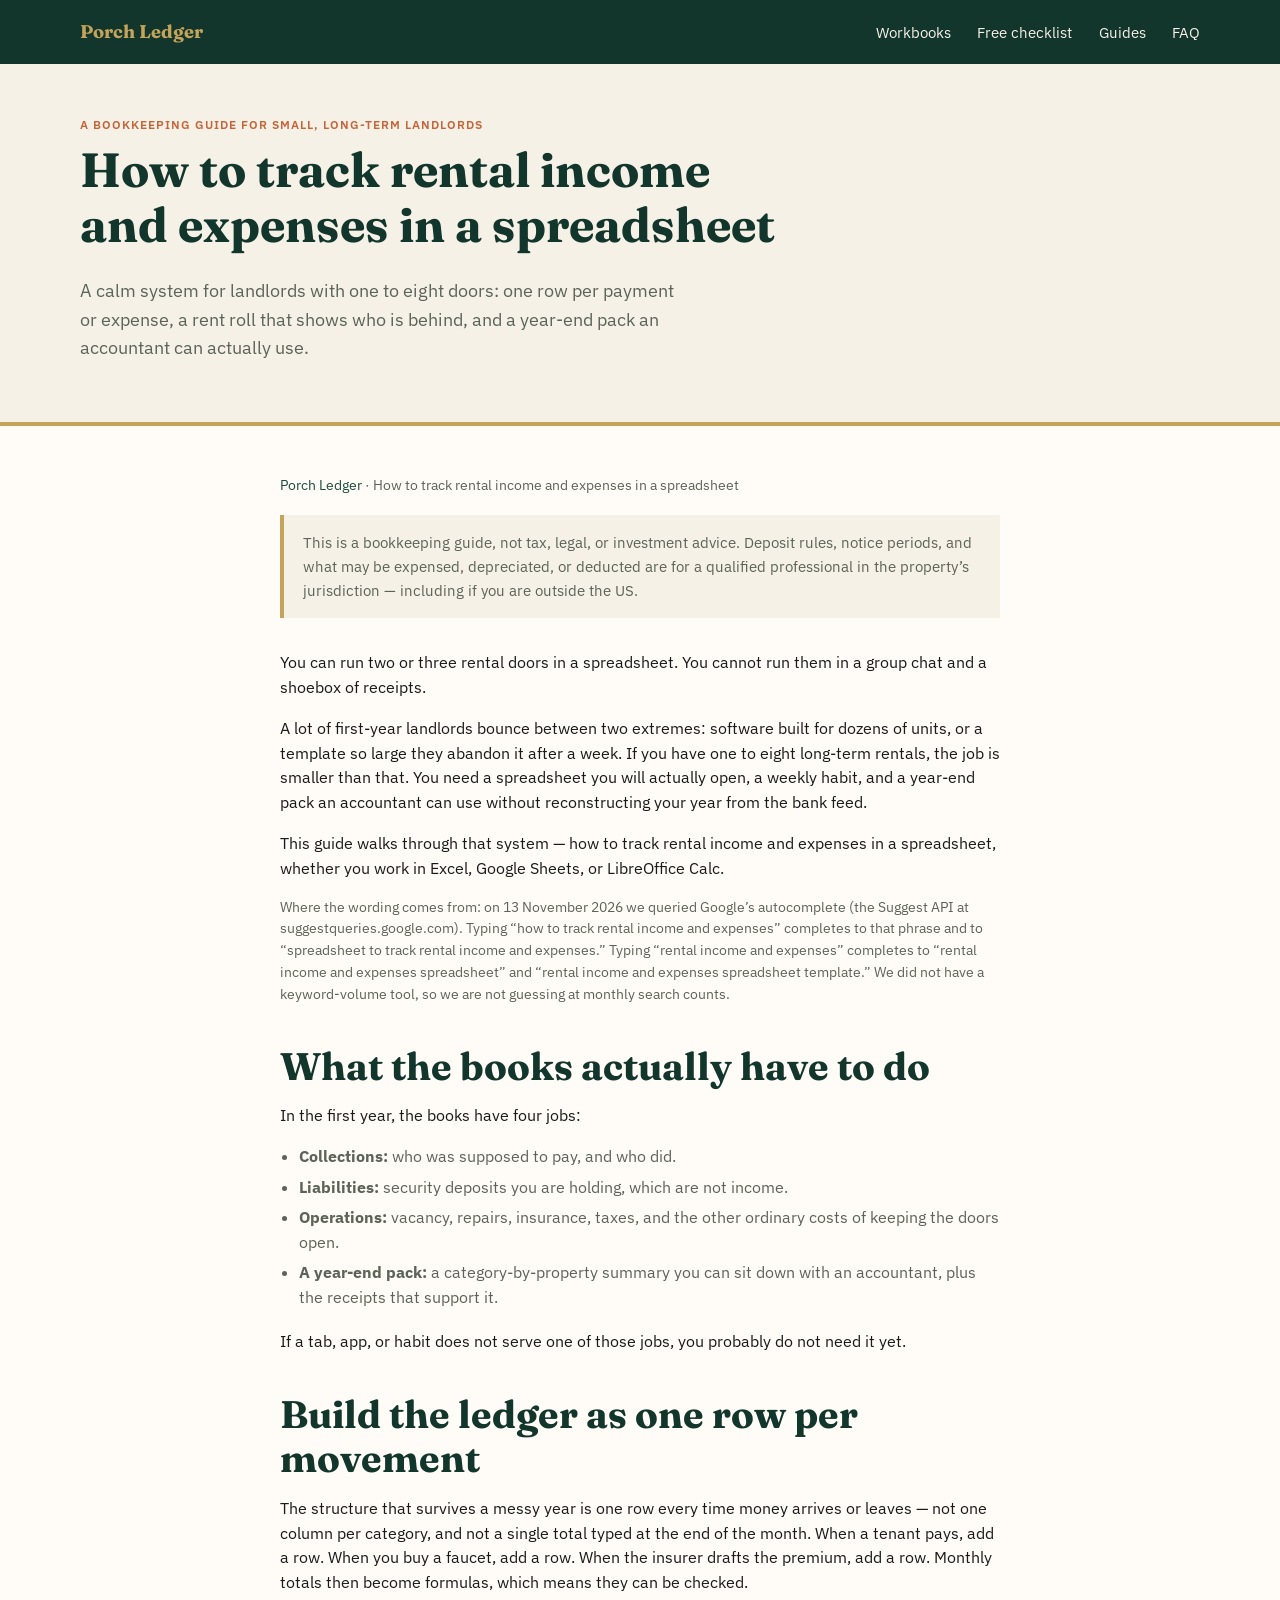
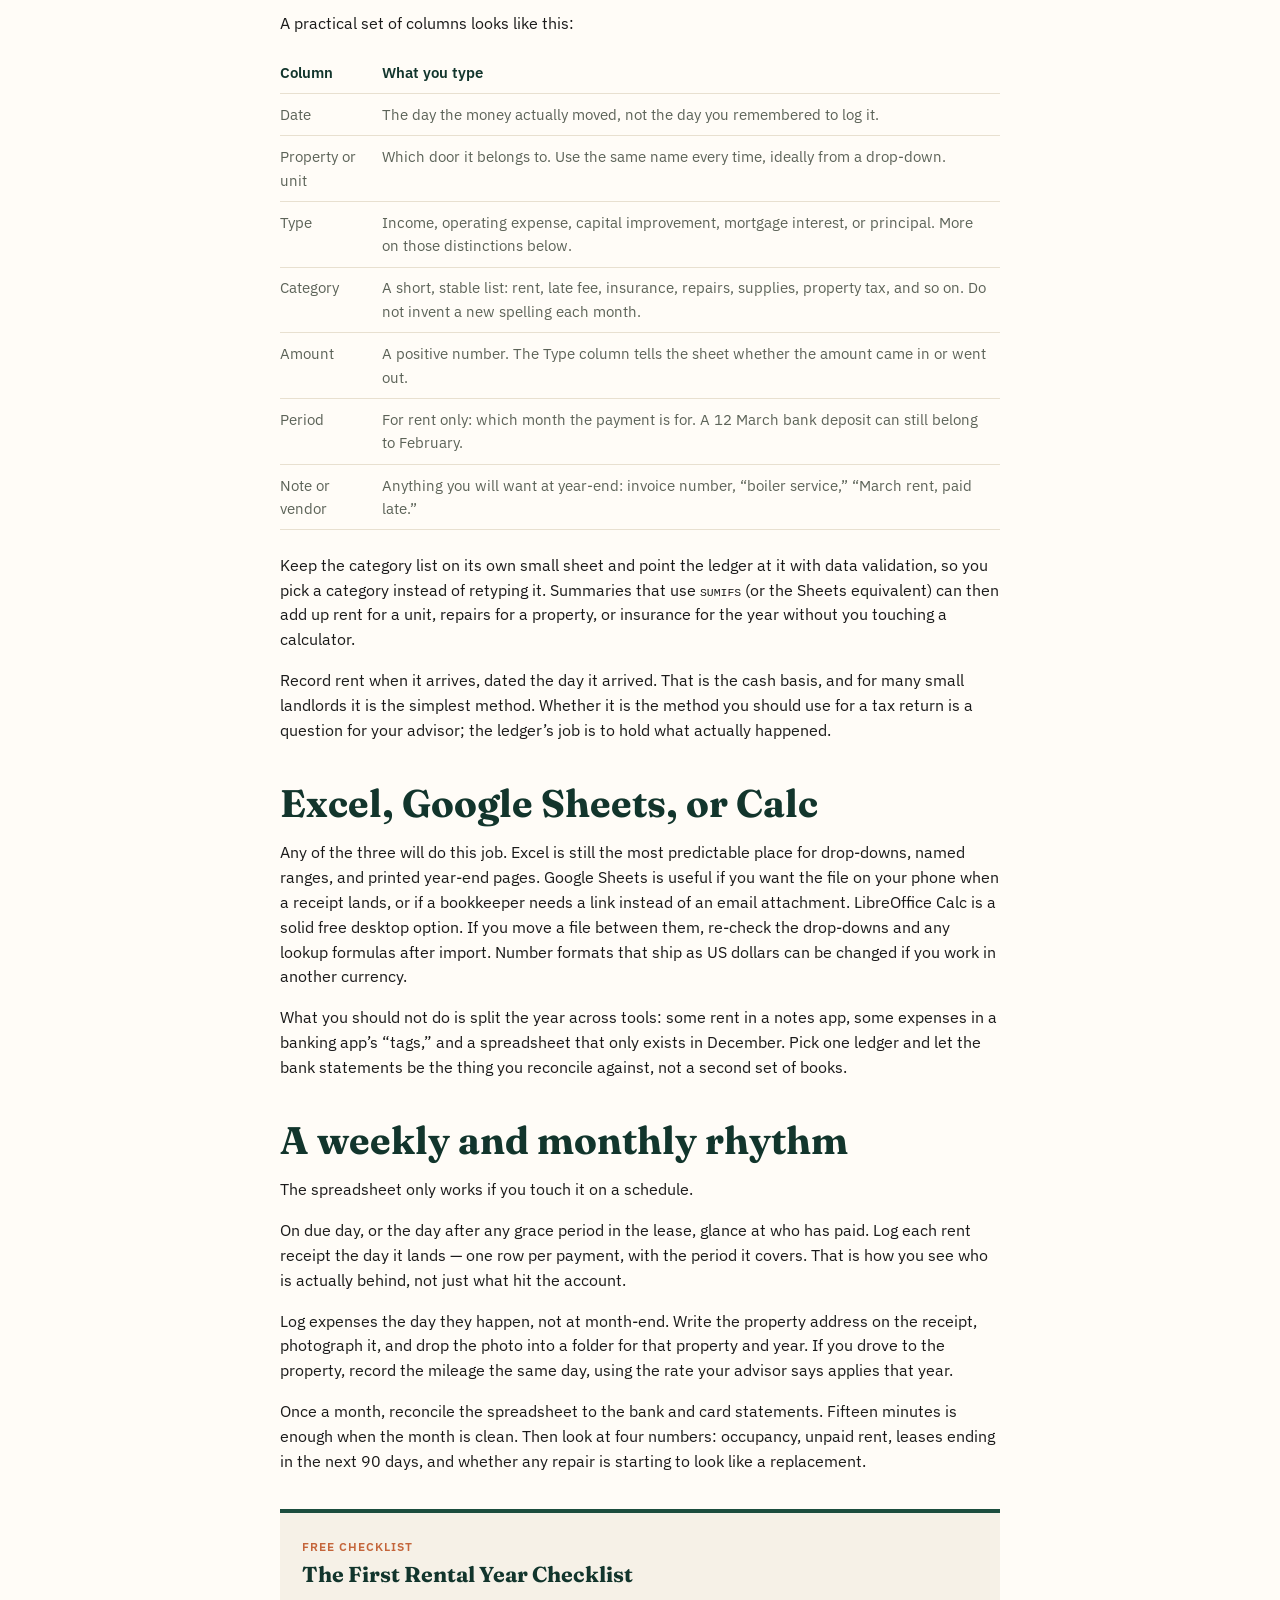
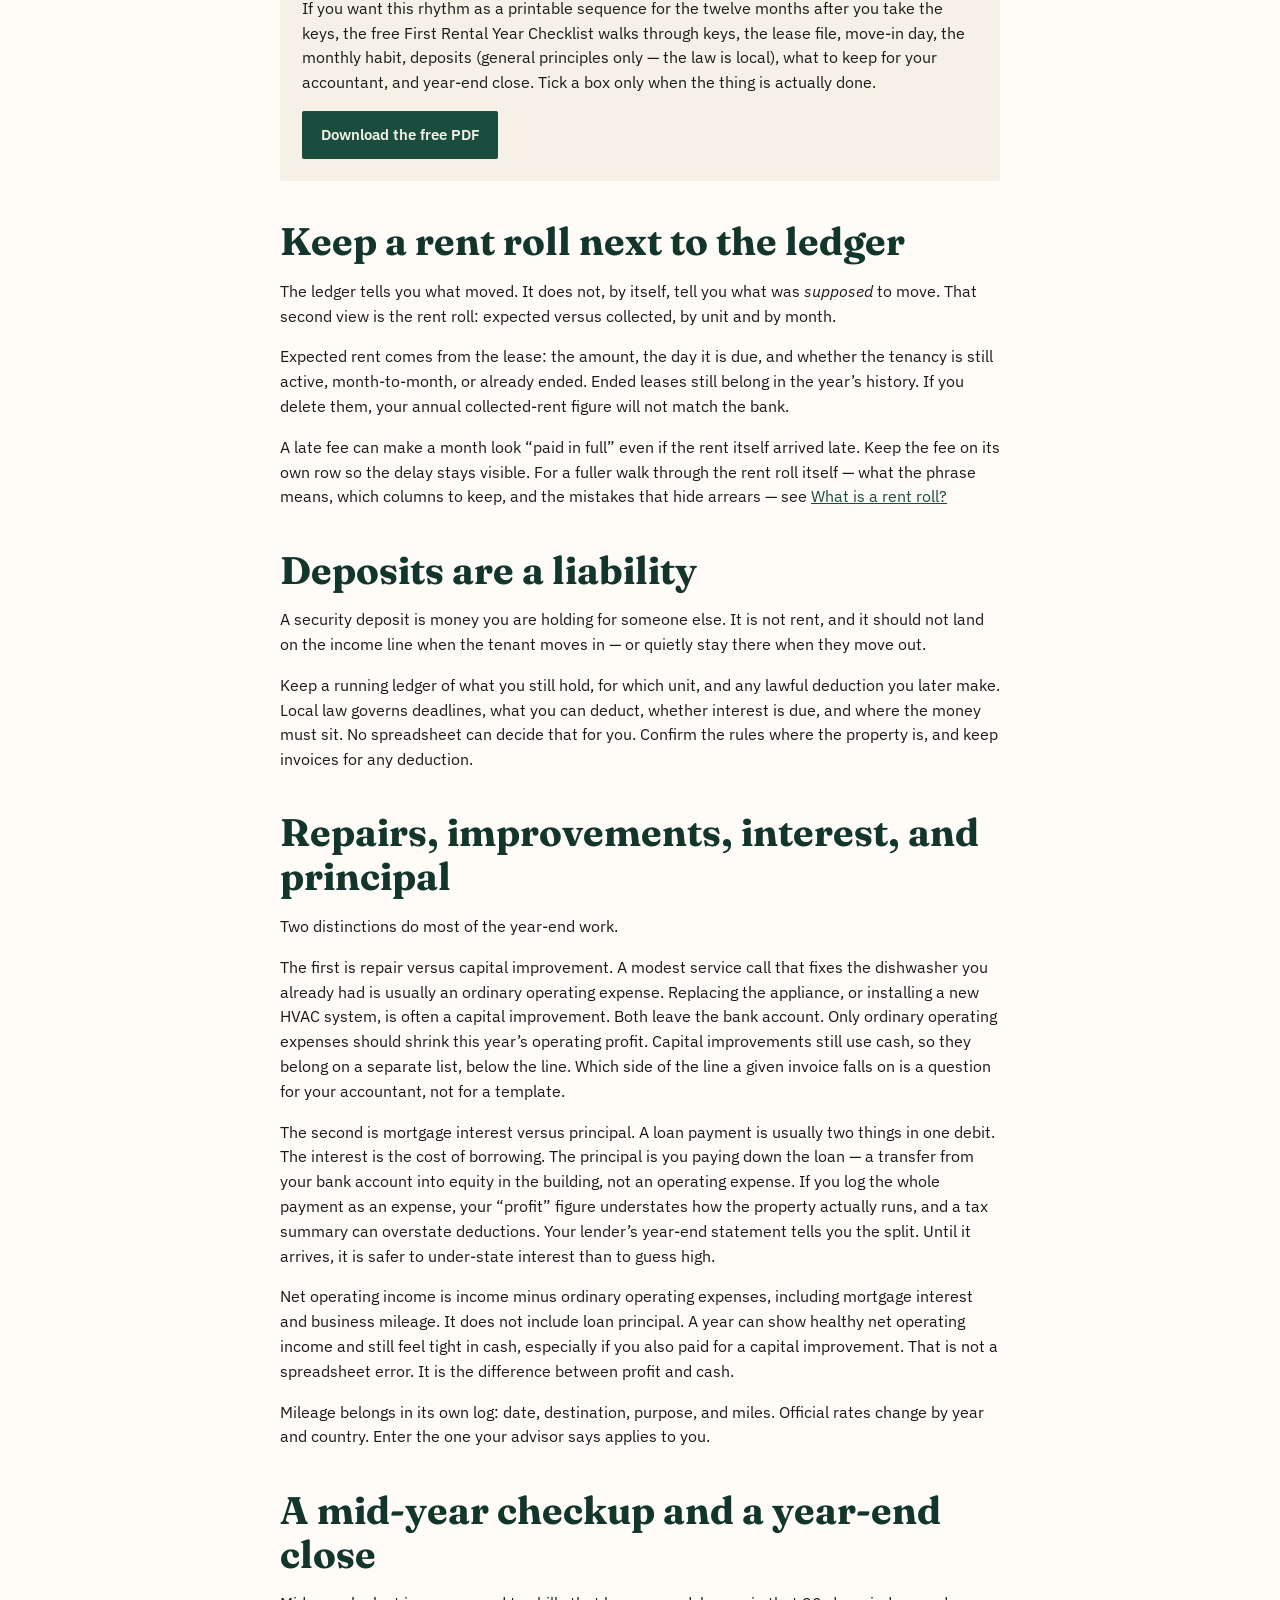
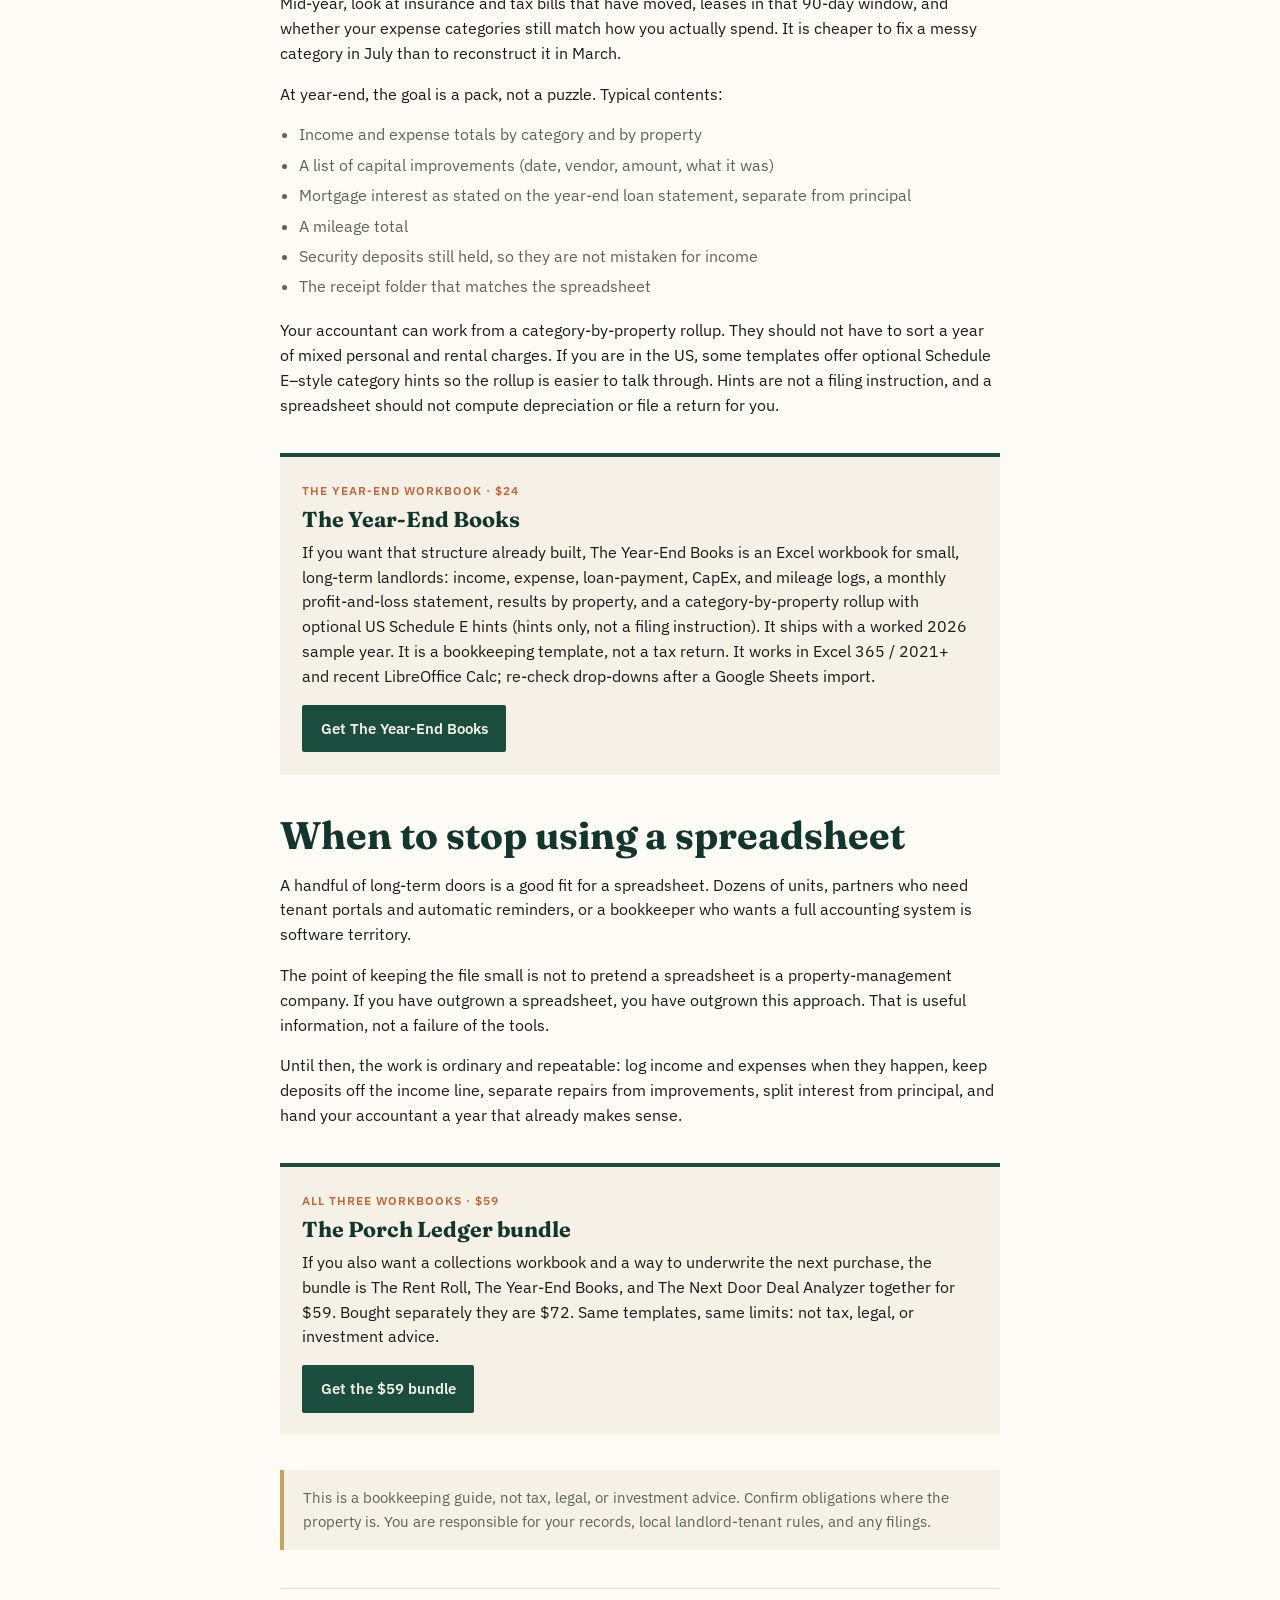
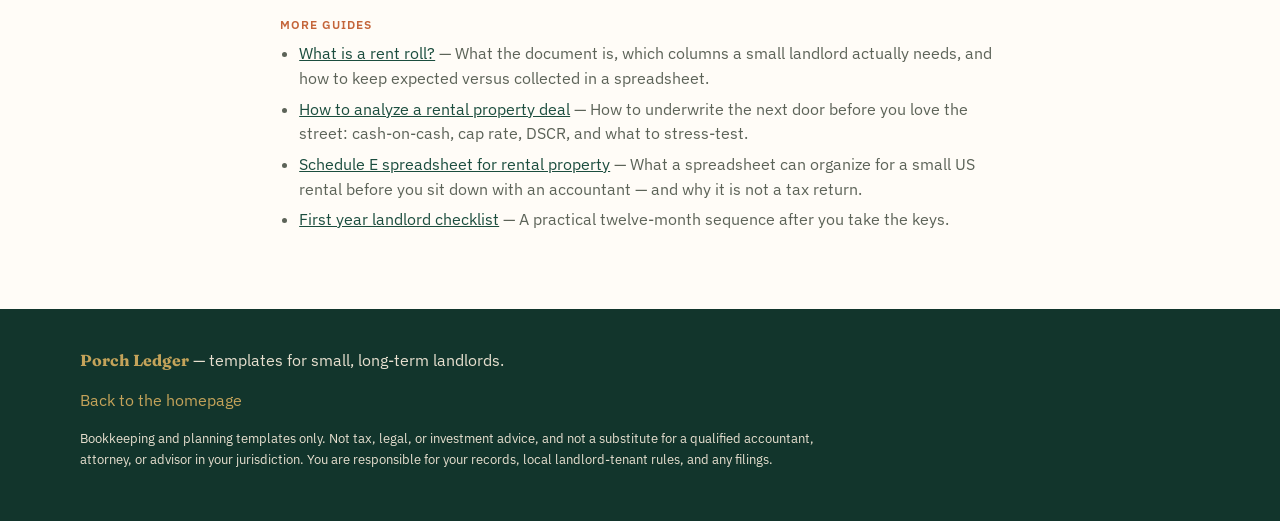
<file: how-to-track-rental-income-and-expenses-in-excel.html>
<!DOCTYPE html>
<html lang="en">
<head>
  <meta charset="utf-8">
  <meta name="viewport" content="width=device-width, initial-scale=1">
  <title>How to Track Rental Income and Expenses in a Spreadsheet — Porch Ledger</title>
  <meta name="description" content="This guide now lives at How to track rental income and expenses in a spreadsheet.">
  <link rel="canonical" href="https://davidcosmin42-stack.github.io/porch-ledger-site/how-to-track-rental-income-and-expenses-in-a-spreadsheet.html">
  <meta http-equiv="refresh" content="0; url=how-to-track-rental-income-and-expenses-in-a-spreadsheet.html">
  <meta property="og:site_name" content="Porch Ledger">
  <meta property="og:type" content="article">
  <meta property="og:title" content="How to Track Rental Income and Expenses in a Spreadsheet — Porch Ledger">
  <meta property="og:description" content="A practical spreadsheet system for small landlords: one row per payment or expense, deposits kept off income, and a year-end pack you can hand to an accountant.">
  <meta property="og:url" content="https://davidcosmin42-stack.github.io/porch-ledger-site/how-to-track-rental-income-and-expenses-in-a-spreadsheet.html">
  <meta property="og:image" content="https://davidcosmin42-stack.github.io/porch-ledger-site/images/og-income-expenses.png">
  <script>location.replace("how-to-track-rental-income-and-expenses-in-a-spreadsheet.html");</script>
</head>
<body>
  <p>This guide has moved to <a href="how-to-track-rental-income-and-expenses-in-a-spreadsheet.html">How to track rental income and expenses in a spreadsheet</a>.</p>
</body>
</html>
</file>
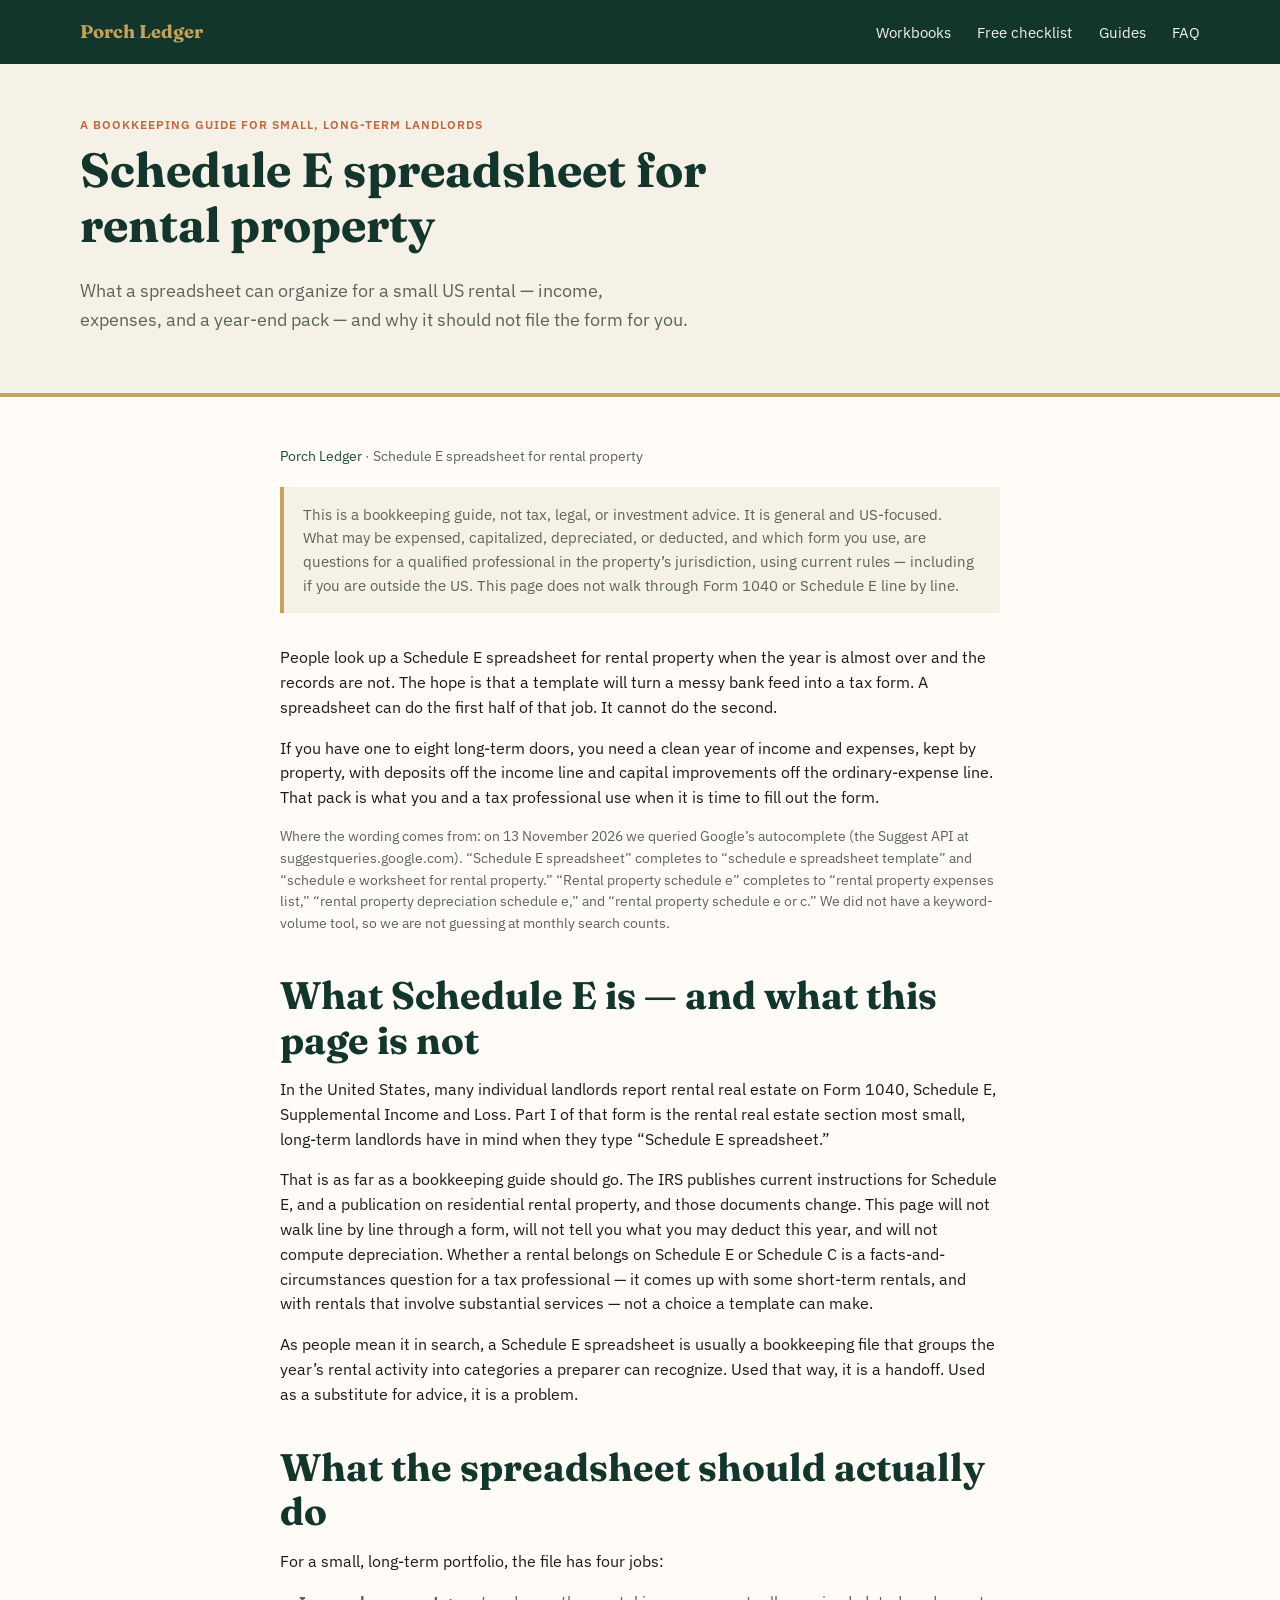
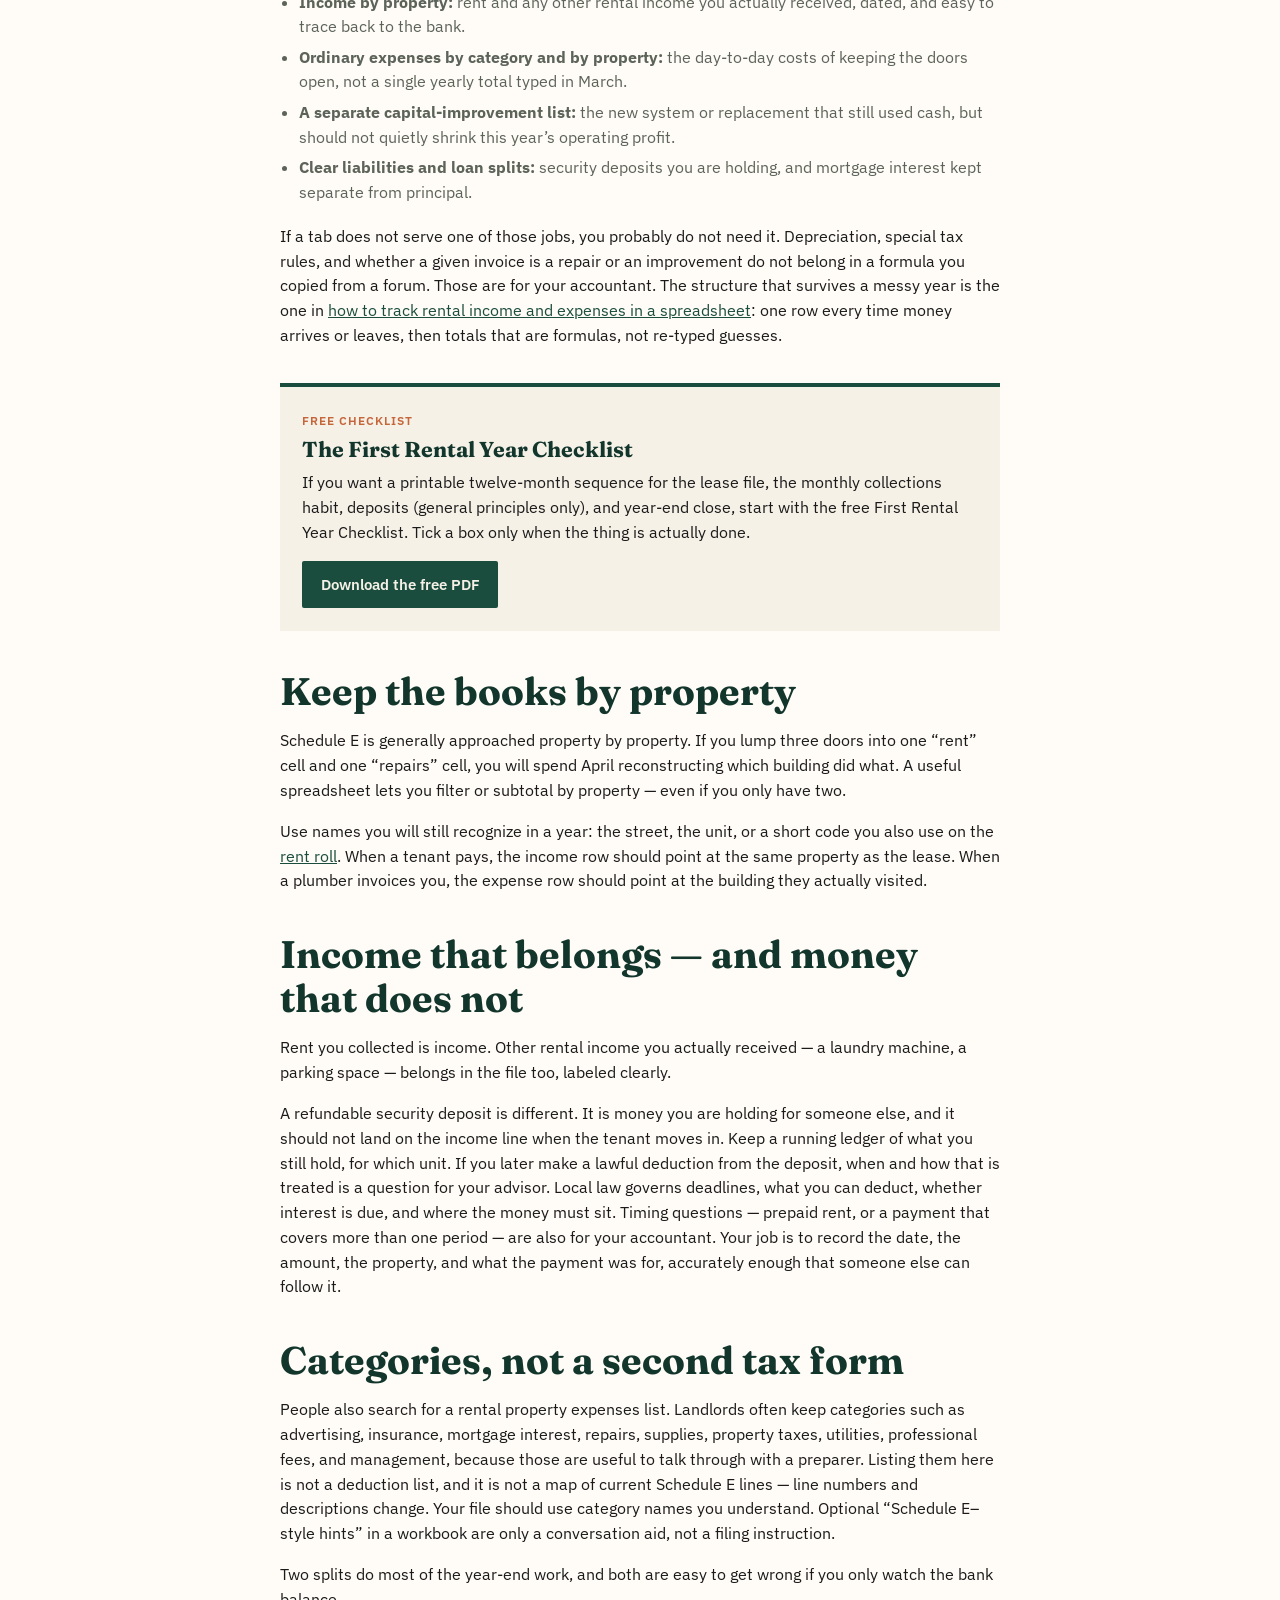
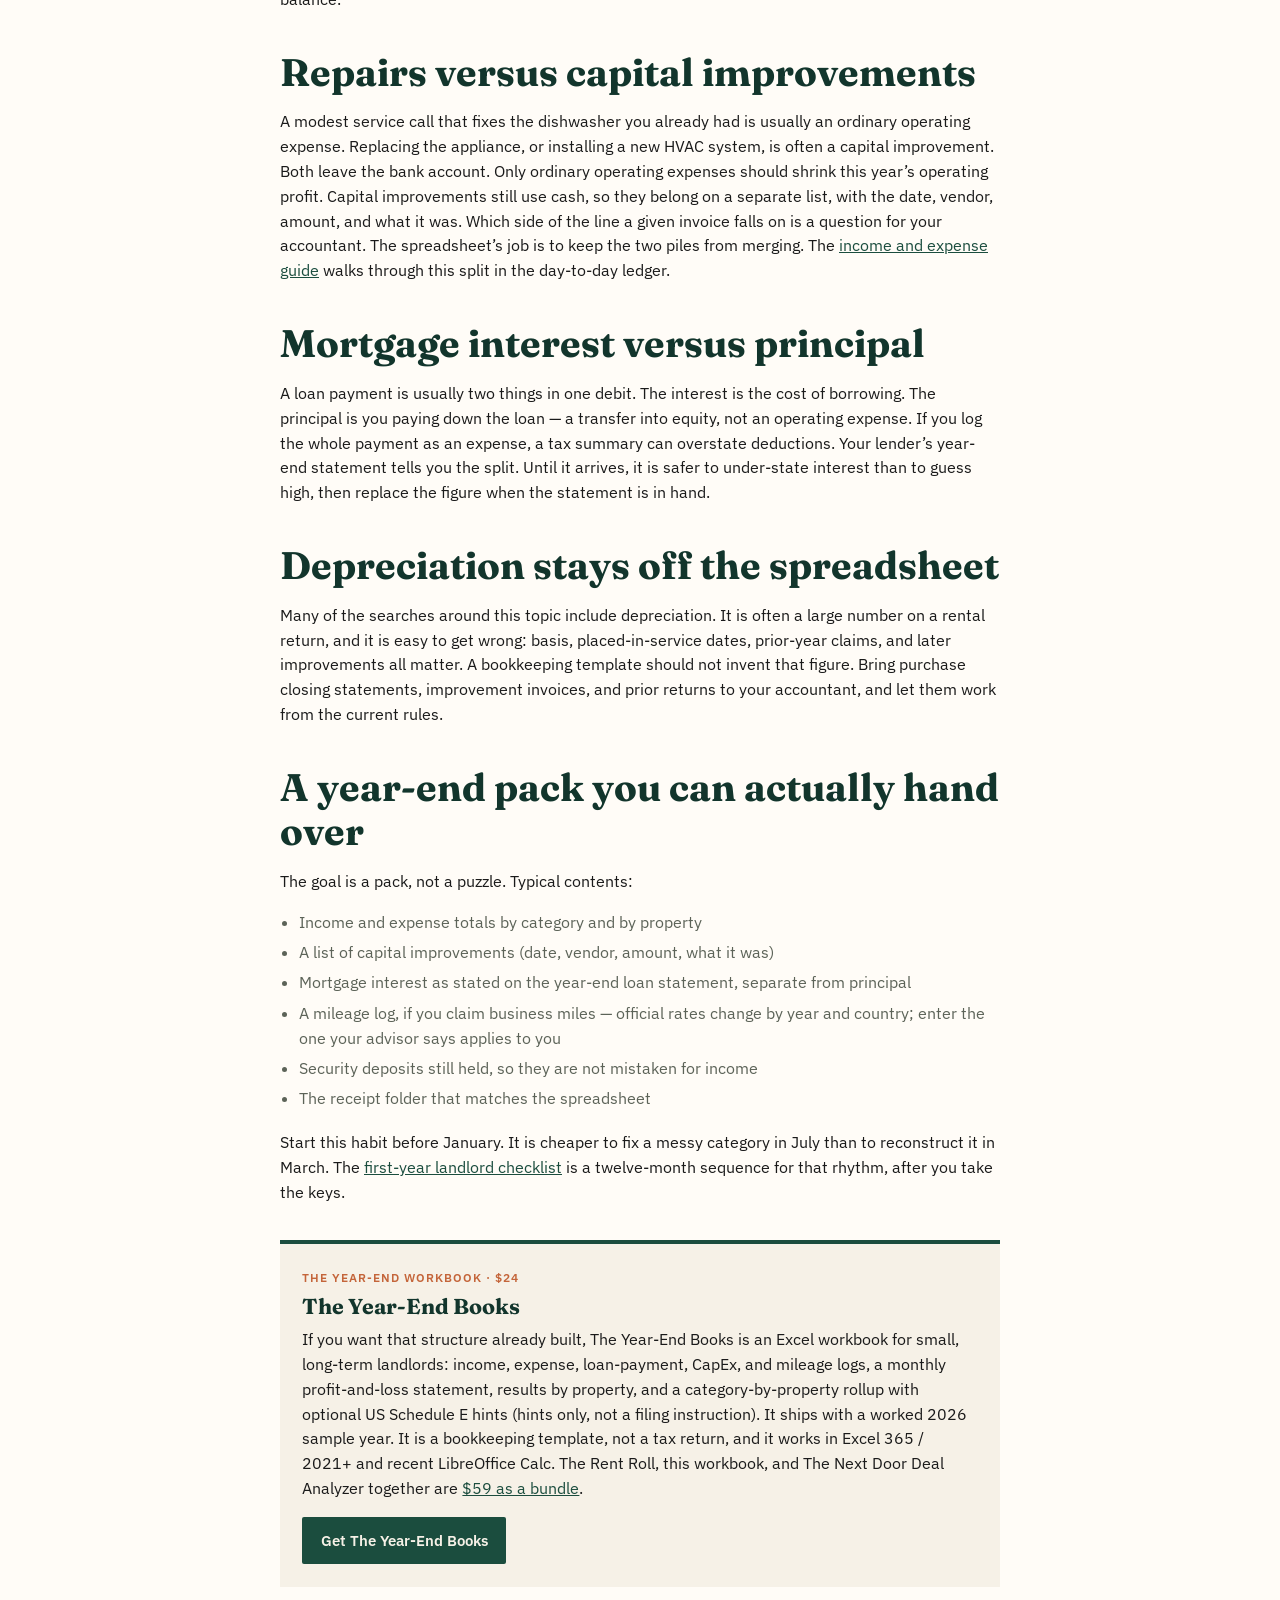
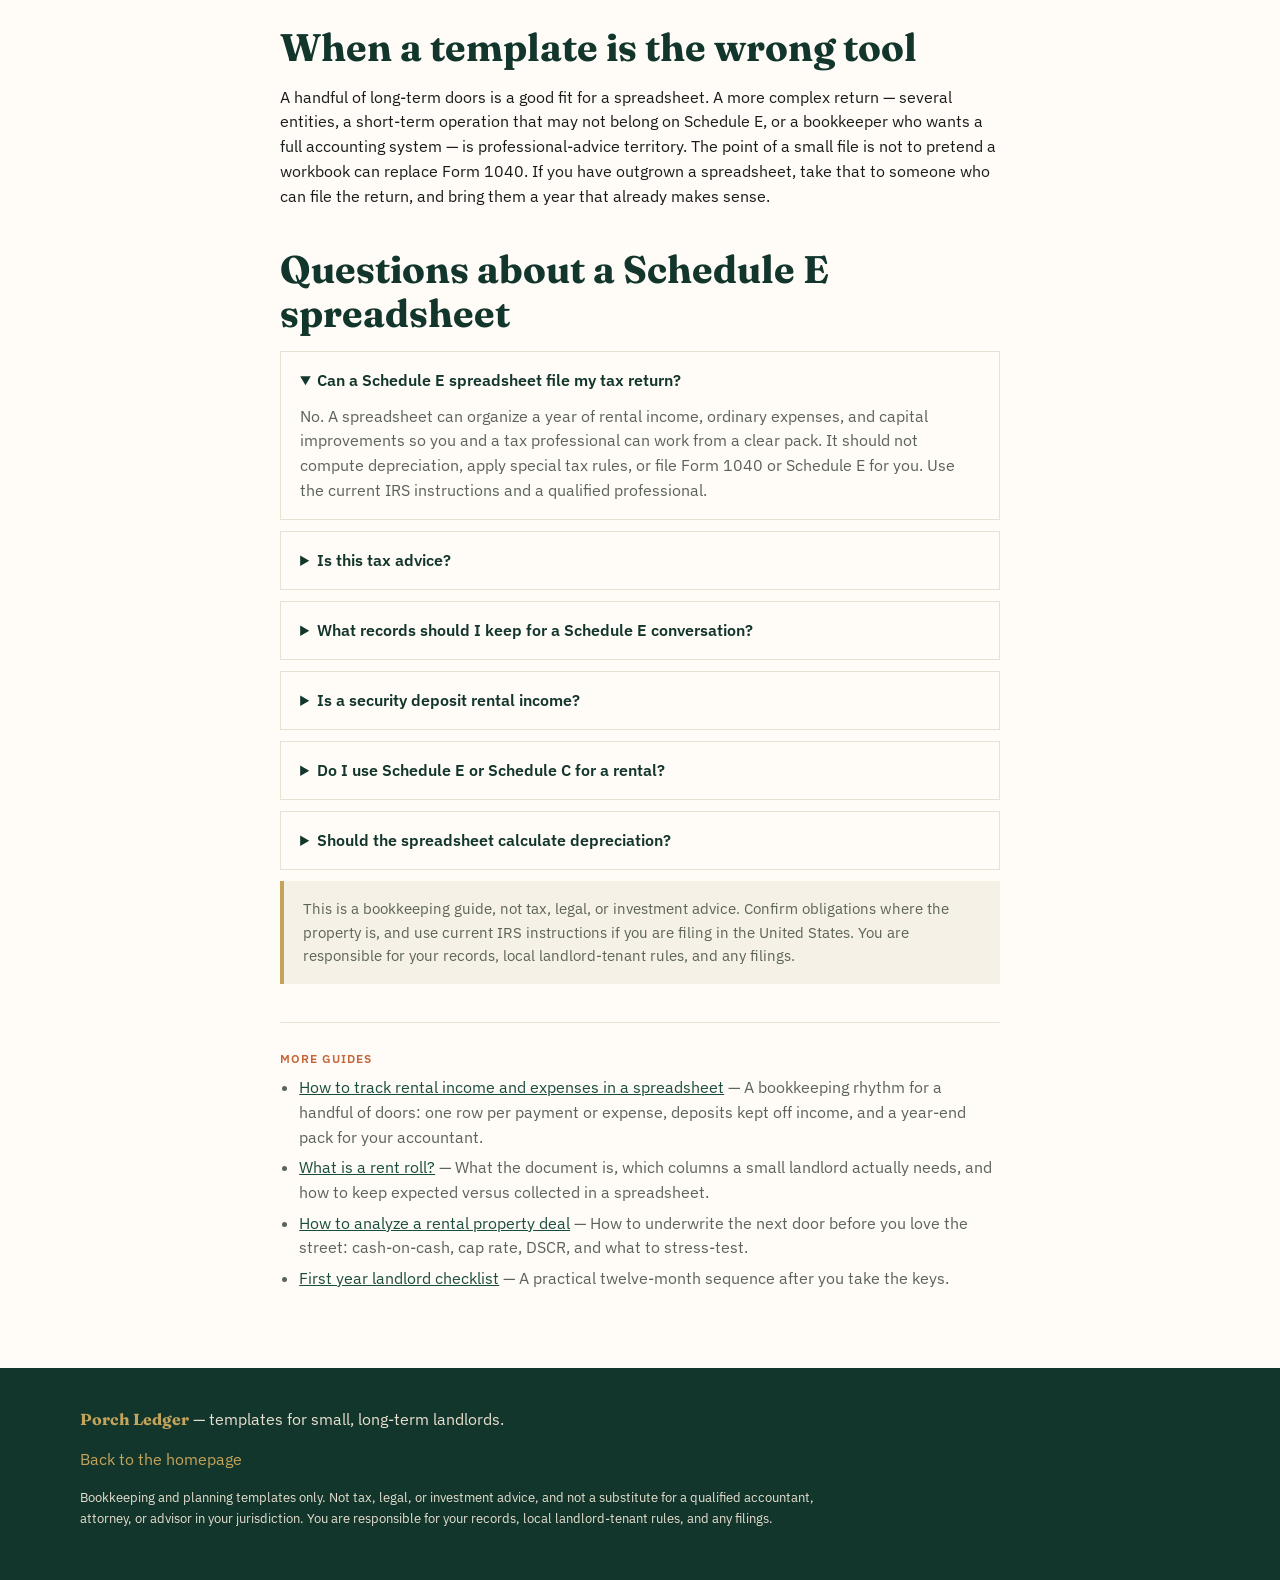
<file: schedule-e-spreadsheet-for-rental-property.html>
<!DOCTYPE html>
<html lang="en">
<head>
  <meta charset="utf-8">
  <meta name="viewport" content="width=device-width, initial-scale=1">
  <!--
    Canonical, Open Graph, and JSON-LD URLs use
    https://davidcosmin42-stack.github.io/porch-ledger-site/
  -->
  <title>Schedule E Spreadsheet for Rental Property — Porch Ledger</title>
  <meta name="description" content="What a Schedule E spreadsheet can organize for a small US rental — income, expenses, and a year-end pack — and why it is not a tax return or filing advice.">
  <link rel="canonical" href="https://davidcosmin42-stack.github.io/porch-ledger-site/schedule-e-spreadsheet-for-rental-property.html">
  <meta property="og:site_name" content="Porch Ledger">
  <meta property="og:type" content="article">
  <meta property="og:title" content="Schedule E Spreadsheet for Rental Property — Porch Ledger">
  <meta property="og:description" content="What a Schedule E spreadsheet can organize for a small US rental — income, expenses, and a year-end pack — and why it is not a tax return or filing advice.">
  <meta property="og:url" content="https://davidcosmin42-stack.github.io/porch-ledger-site/schedule-e-spreadsheet-for-rental-property.html">
  <meta property="og:locale" content="en_US">
  <meta property="og:image" content="https://davidcosmin42-stack.github.io/porch-ledger-site/images/og-schedule-e.png">
  <meta property="og:image:width" content="1280">
  <meta property="og:image:height" content="720">
  <meta name="twitter:card" content="summary_large_image">
  <meta name="twitter:title" content="Schedule E Spreadsheet for Rental Property — Porch Ledger">
  <meta name="twitter:description" content="What a Schedule E spreadsheet can organize for a small US rental — income, expenses, and a year-end pack — and why it is not a tax return or filing advice.">
  <meta name="twitter:image" content="https://davidcosmin42-stack.github.io/porch-ledger-site/images/og-schedule-e.png">
  <script type="application/ld+json">
{
  "@context": "https://schema.org",
  "@type": "Article",
  "headline": "Schedule E spreadsheet for rental property",
  "description": "What a Schedule E spreadsheet can organize for a small US rental — income, expenses, and a year-end pack — and why it is not a tax return or filing advice.",
  "datePublished": "2026-11-13",
  "dateModified": "2026-11-13",
  "author": {
    "@type": "Person",
    "name": "David Cosmin"
  },
  "publisher": {
    "@type": "Organization",
    "name": "Porch Ledger"
  },
  "mainEntityOfPage": {
    "@type": "WebPage",
    "@id": "https://davidcosmin42-stack.github.io/porch-ledger-site/schedule-e-spreadsheet-for-rental-property.html"
  },
  "image": "https://davidcosmin42-stack.github.io/porch-ledger-site/images/og-schedule-e.png",
  "inLanguage": "en"
}
  </script>
  <script type="application/ld+json">
{
  "@context": "https://schema.org",
  "@type": "FAQPage",
  "mainEntity": [
    {
      "@type": "Question",
      "name": "Can a Schedule E spreadsheet file my tax return?",
      "acceptedAnswer": {
        "@type": "Answer",
        "text": "No. A spreadsheet can organize a year of rental income, ordinary expenses, and capital improvements so you and a tax professional can work from a clear pack. It should not compute depreciation, apply special tax rules, or file Form 1040 or Schedule E for you. Use the current IRS instructions and a qualified professional."
      }
    },
    {
      "@type": "Question",
      "name": "Is this tax advice?",
      "acceptedAnswer": {
        "@type": "Answer",
        "text": "No. This is a bookkeeping guide for small, long-term landlords, not tax, legal, or investment advice. What may be expensed, capitalized, depreciated, or deducted — and which form you use — is for a qualified professional in the property’s jurisdiction, using current rules."
      }
    },
    {
      "@type": "Question",
      "name": "What records should I keep for a Schedule E conversation?",
      "acceptedAnswer": {
        "@type": "Answer",
        "text": "Keep income and ordinary expenses by category and by property, a separate list of capital improvements, the lender’s year-end interest statement (interest kept separate from principal), a mileage log if you claim business miles, security deposits still held, and the receipts that support the spreadsheet. Bring prior-year returns and closing statements if depreciation or basis will be discussed."
      }
    },
    {
      "@type": "Question",
      "name": "Is a security deposit rental income?",
      "acceptedAnswer": {
        "@type": "Answer",
        "text": "A refundable security deposit is money you are holding for someone else. It should not land on the income line when the tenant moves in. Whether a later lawful deduction becomes income, and when, is a question for your advisor. Local landlord-tenant law also governs how you hold and return deposits."
      }
    },
    {
      "@type": "Question",
      "name": "Do I use Schedule E or Schedule C for a rental?",
      "acceptedAnswer": {
        "@type": "Answer",
        "text": "It depends on the facts of the activity — for example, how it is run and what services you provide. Short-term rentals are a common reason this question comes up. A spreadsheet cannot make that choice. Ask a tax professional and follow current IRS guidance."
      }
    },
    {
      "@type": "Question",
      "name": "Should the spreadsheet calculate depreciation?",
      "acceptedAnswer": {
        "@type": "Answer",
        "text": "No. Depreciation depends on basis, placed-in-service dates, prior-year claims, and improvements. Those are easy to get wrong in a downloaded template. Leave the calculation to your accountant. Your job is to keep the invoices, closing statements, and a capital-improvement list in good order."
      }
    }
  ]
}
  </script>
  <link rel="preconnect" href="https://fonts.googleapis.com">
  <link rel="preconnect" href="https://fonts.gstatic.com" crossorigin>
  <link href="https://fonts.googleapis.com/css2?family=Fraunces:ital,opsz,wght@0,9..144,500;0,9..144,700;1,9..144,500&family=IBM+Plex+Sans:wght@400;500;600&display=swap" rel="stylesheet">
  <link rel="stylesheet" href="styles.css">
</head>
<body>
  <header class="site-header">
    <div class="wrap">
      <a class="wordmark" href="index.html">Porch Ledger</a>
      <nav>
        <a href="index.html#workbooks">Workbooks</a>
        <a href="index.html#checklist">Free checklist</a>
        <a href="index.html#guides">Guides</a>
        <a href="#faq">FAQ</a>
      </nav>
    </div>
  </header>

  <main class="article-main">
    <section class="hero article-hero">
      <div class="wrap">
        <p class="kicker">A bookkeeping guide for small, long-term landlords</p>
        <h1>Schedule E spreadsheet for rental property</h1>
        <p class="lede">What a spreadsheet can organize for a small US rental — income, expenses, and a year-end pack — and why it should not file the form for you.</p>
      </div>
    </section>

    <article class="article">
      <p class="crumbs"><a href="index.html">Porch Ledger</a> · Schedule E spreadsheet for rental property</p>

      <div class="disclaimer">
        <p>This is a bookkeeping guide, not tax, legal, or investment advice. It is general and US-focused. What may be expensed, capitalized, depreciated, or deducted, and which form you use, are questions for a qualified professional in the property’s jurisdiction, using current rules — including if you are outside the US. This page does not walk through Form 1040 or Schedule E line by line.</p>
      </div>

      <p>People look up a Schedule E spreadsheet for rental property when the year is almost over and the records are not. The hope is that a template will turn a messy bank feed into a tax form. A spreadsheet can do the first half of that job. It cannot do the second.</p>

      <p>If you have one to eight long-term doors, you need a clean year of income and expenses, kept by property, with deposits off the income line and capital improvements off the ordinary-expense line. That pack is what you and a tax professional use when it is time to fill out the form.</p>

      <p class="source-note">Where the wording comes from: on 13 November 2026 we queried Google’s autocomplete (the Suggest API at suggestqueries.google.com). “Schedule E spreadsheet” completes to “schedule e spreadsheet template” and “schedule e worksheet for rental property.” “Rental property schedule e” completes to “rental property expenses list,” “rental property depreciation schedule e,” and “rental property schedule e or c.” We did not have a keyword-volume tool, so we are not guessing at monthly search counts.</p>

      <h2>What Schedule E is — and what this page is not</h2>

      <p>In the United States, many individual landlords report rental real estate on Form 1040, Schedule E, Supplemental Income and Loss. Part I of that form is the rental real estate section most small, long-term landlords have in mind when they type “Schedule E spreadsheet.”</p>

      <p>That is as far as a bookkeeping guide should go. The IRS publishes current instructions for Schedule E, and a publication on residential rental property, and those documents change. This page will not walk line by line through a form, will not tell you what you may deduct this year, and will not compute depreciation. Whether a rental belongs on Schedule E or Schedule C is a facts-and-circumstances question for a tax professional — it comes up with some short-term rentals, and with rentals that involve substantial services — not a choice a template can make.</p>

      <p>As people mean it in search, a Schedule E spreadsheet is usually a bookkeeping file that groups the year’s rental activity into categories a preparer can recognize. Used that way, it is a handoff. Used as a substitute for advice, it is a problem.</p>

      <h2>What the spreadsheet should actually do</h2>

      <p>For a small, long-term portfolio, the file has four jobs:</p>

      <ul>
        <li><strong>Income by property:</strong> rent and any other rental income you actually received, dated, and easy to trace back to the bank.</li>
        <li><strong>Ordinary expenses by category and by property:</strong> the day-to-day costs of keeping the doors open, not a single yearly total typed in March.</li>
        <li><strong>A separate capital-improvement list:</strong> the new system or replacement that still used cash, but should not quietly shrink this year’s operating profit.</li>
        <li><strong>Clear liabilities and loan splits:</strong> security deposits you are holding, and mortgage interest kept separate from principal.</li>
      </ul>

      <p>If a tab does not serve one of those jobs, you probably do not need it. Depreciation, special tax rules, and whether a given invoice is a repair or an improvement do not belong in a formula you copied from a forum. Those are for your accountant. The structure that survives a messy year is the one in <a href="how-to-track-rental-income-and-expenses-in-a-spreadsheet.html">how to track rental income and expenses in a spreadsheet</a>: one row every time money arrives or leaves, then totals that are formulas, not re-typed guesses.</p>

      <div class="cta-box">
        <p class="kicker">Free checklist</p>
        <h3>The First Rental Year Checklist</h3>
        <p>If you want a printable twelve-month sequence for the lease file, the monthly collections habit, deposits (general principles only), and year-end close, start with the free First Rental Year Checklist. Tick a box only when the thing is actually done.</p>
        <a class="btn primary" href="https://davidcosmin.gumroad.com/l/first-rental-year-checklist">Download the free PDF</a>
      </div>

      <h2>Keep the books by property</h2>

      <p>Schedule E is generally approached property by property. If you lump three doors into one “rent” cell and one “repairs” cell, you will spend April reconstructing which building did what. A useful spreadsheet lets you filter or subtotal by property — even if you only have two.</p>

      <p>Use names you will still recognize in a year: the street, the unit, or a short code you also use on the <a href="what-is-a-rent-roll.html">rent roll</a>. When a tenant pays, the income row should point at the same property as the lease. When a plumber invoices you, the expense row should point at the building they actually visited.</p>

      <h2>Income that belongs — and money that does not</h2>

      <p>Rent you collected is income. Other rental income you actually received — a laundry machine, a parking space — belongs in the file too, labeled clearly.</p>

      <p>A refundable security deposit is different. It is money you are holding for someone else, and it should not land on the income line when the tenant moves in. Keep a running ledger of what you still hold, for which unit. If you later make a lawful deduction from the deposit, when and how that is treated is a question for your advisor. Local law governs deadlines, what you can deduct, whether interest is due, and where the money must sit. Timing questions — prepaid rent, or a payment that covers more than one period — are also for your accountant. Your job is to record the date, the amount, the property, and what the payment was for, accurately enough that someone else can follow it.</p>

      <h2>Categories, not a second tax form</h2>

      <p>People also search for a rental property expenses list. Landlords often keep categories such as advertising, insurance, mortgage interest, repairs, supplies, property taxes, utilities, professional fees, and management, because those are useful to talk through with a preparer. Listing them here is not a deduction list, and it is not a map of current Schedule E lines — line numbers and descriptions change. Your file should use category names you understand. Optional “Schedule E–style hints” in a workbook are only a conversation aid, not a filing instruction.</p>

      <p>Two splits do most of the year-end work, and both are easy to get wrong if you only watch the bank balance.</p>

      <h2>Repairs versus capital improvements</h2>

      <p>A modest service call that fixes the dishwasher you already had is usually an ordinary operating expense. Replacing the appliance, or installing a new HVAC system, is often a capital improvement. Both leave the bank account. Only ordinary operating expenses should shrink this year’s operating profit. Capital improvements still use cash, so they belong on a separate list, with the date, vendor, amount, and what it was. Which side of the line a given invoice falls on is a question for your accountant. The spreadsheet’s job is to keep the two piles from merging. The <a href="how-to-track-rental-income-and-expenses-in-a-spreadsheet.html">income and expense guide</a> walks through this split in the day-to-day ledger.</p>

      <h2>Mortgage interest versus principal</h2>

      <p>A loan payment is usually two things in one debit. The interest is the cost of borrowing. The principal is you paying down the loan — a transfer into equity, not an operating expense. If you log the whole payment as an expense, a tax summary can overstate deductions. Your lender’s year-end statement tells you the split. Until it arrives, it is safer to under-state interest than to guess high, then replace the figure when the statement is in hand.</p>

      <h2>Depreciation stays off the spreadsheet</h2>

      <p>Many of the searches around this topic include depreciation. It is often a large number on a rental return, and it is easy to get wrong: basis, placed-in-service dates, prior-year claims, and later improvements all matter. A bookkeeping template should not invent that figure. Bring purchase closing statements, improvement invoices, and prior returns to your accountant, and let them work from the current rules.</p>

      <h2>A year-end pack you can actually hand over</h2>

      <p>The goal is a pack, not a puzzle. Typical contents:</p>

      <ul>
        <li>Income and expense totals by category and by property</li>
        <li>A list of capital improvements (date, vendor, amount, what it was)</li>
        <li>Mortgage interest as stated on the year-end loan statement, separate from principal</li>
        <li>A mileage log, if you claim business miles — official rates change by year and country; enter the one your advisor says applies to you</li>
        <li>Security deposits still held, so they are not mistaken for income</li>
        <li>The receipt folder that matches the spreadsheet</li>
      </ul>

      <p>Start this habit before January. It is cheaper to fix a messy category in July than to reconstruct it in March. The <a href="first-year-landlord-checklist.html">first-year landlord checklist</a> is a twelve-month sequence for that rhythm, after you take the keys.</p>

      <div class="cta-box">
        <p class="kicker">The year-end workbook · $24</p>
        <h3>The Year-End Books</h3>
        <p>If you want that structure already built, The Year-End Books is an Excel workbook for small, long-term landlords: income, expense, loan-payment, CapEx, and mileage logs, a monthly profit-and-loss statement, results by property, and a category-by-property rollup with optional US Schedule E hints (hints only, not a filing instruction). It ships with a worked 2026 sample year. It is a bookkeeping template, not a tax return, and it works in Excel 365 / 2021+ and recent LibreOffice Calc. The Rent Roll, this workbook, and The Next Door Deal Analyzer together are <a href="https://davidcosmin.gumroad.com/l/rqykti">$59 as a bundle</a>.</p>
        <a class="btn primary" href="https://davidcosmin.gumroad.com/l/year-end-books">Get The Year-End Books</a>
      </div>

      <h2>When a template is the wrong tool</h2>

      <p>A handful of long-term doors is a good fit for a spreadsheet. A more complex return — several entities, a short-term operation that may not belong on Schedule E, or a bookkeeper who wants a full accounting system — is professional-advice territory. The point of a small file is not to pretend a workbook can replace Form 1040. If you have outgrown a spreadsheet, take that to someone who can file the return, and bring them a year that already makes sense.</p>

      <section class="article-faq" id="faq">
        <h2>Questions about a Schedule E spreadsheet</h2>
        <details open>
          <summary>Can a Schedule E spreadsheet file my tax return?</summary>
          <p>No. A spreadsheet can organize a year of rental income, ordinary expenses, and capital improvements so you and a tax professional can work from a clear pack. It should not compute depreciation, apply special tax rules, or file Form 1040 or Schedule E for you. Use the current IRS instructions and a qualified professional.</p>
        </details>
        <details>
          <summary>Is this tax advice?</summary>
          <p>No. This is a bookkeeping guide for small, long-term landlords, not tax, legal, or investment advice. What may be expensed, capitalized, depreciated, or deducted — and which form you use — is for a qualified professional in the property’s jurisdiction, using current rules.</p>
        </details>
        <details>
          <summary>What records should I keep for a Schedule E conversation?</summary>
          <p>Keep income and ordinary expenses by category and by property, a separate list of capital improvements, the lender’s year-end interest statement (interest kept separate from principal), a mileage log if you claim business miles, security deposits still held, and the receipts that support the spreadsheet. Bring prior-year returns and closing statements if depreciation or basis will be discussed.</p>
        </details>
        <details>
          <summary>Is a security deposit rental income?</summary>
          <p>A refundable security deposit is money you are holding for someone else. It should not land on the income line when the tenant moves in. Whether a later lawful deduction becomes income, and when, is a question for your advisor. Local landlord-tenant law also governs how you hold and return deposits.</p>
        </details>
        <details>
          <summary>Do I use Schedule E or Schedule C for a rental?</summary>
          <p>It depends on the facts of the activity — for example, how it is run and what services you provide. Short-term rentals are a common reason this question comes up. A spreadsheet cannot make that choice. Ask a tax professional and follow current IRS guidance.</p>
        </details>
        <details>
          <summary>Should the spreadsheet calculate depreciation?</summary>
          <p>No. Depreciation depends on basis, placed-in-service dates, prior-year claims, and improvements. Those are easy to get wrong in a downloaded template. Leave the calculation to your accountant. Your job is to keep the invoices, closing statements, and a capital-improvement list in good order.</p>
        </details>
      </section>

      <div class="disclaimer">
        <p>This is a bookkeeping guide, not tax, legal, or investment advice. Confirm obligations where the property is, and use current IRS instructions if you are filing in the United States. You are responsible for your records, local landlord-tenant rules, and any filings.</p>
      </div>
      <div class="more-guides">
        <p class="kicker">More guides</p>
        <ul>
          <li><a href="how-to-track-rental-income-and-expenses-in-a-spreadsheet.html">How to track rental income and expenses in a spreadsheet</a> — A bookkeeping rhythm for a handful of doors: one row per payment or expense, deposits kept off income, and a year-end pack for your accountant.</li>
          <li><a href="what-is-a-rent-roll.html">What is a rent roll?</a> — What the document is, which columns a small landlord actually needs, and how to keep expected versus collected in a spreadsheet.</li>
          <li><a href="how-to-analyze-a-rental-property-deal.html">How to analyze a rental property deal</a> — How to underwrite the next door before you love the street: cash-on-cash, cap rate, DSCR, and what to stress-test.</li>
          <li><a href="first-year-landlord-checklist.html">First year landlord checklist</a> — A practical twelve-month sequence after you take the keys.</li>
        </ul>
      </div>
    </article>
  </main>

  <footer>
    <div class="wrap">
      <p><strong>Porch Ledger</strong> — templates for small, long-term landlords.</p>
      <p class="footer-links"><a href="index.html">Back to the homepage</a></p>
      <p class="fineprint">Bookkeeping and planning templates only. Not tax, legal, or investment advice, and not a substitute for a qualified accountant, attorney, or advisor in your jurisdiction. You are responsible for your records, local landlord-tenant rules, and any filings.</p>
    </div>
  </footer>
</body>
</html>
</file>
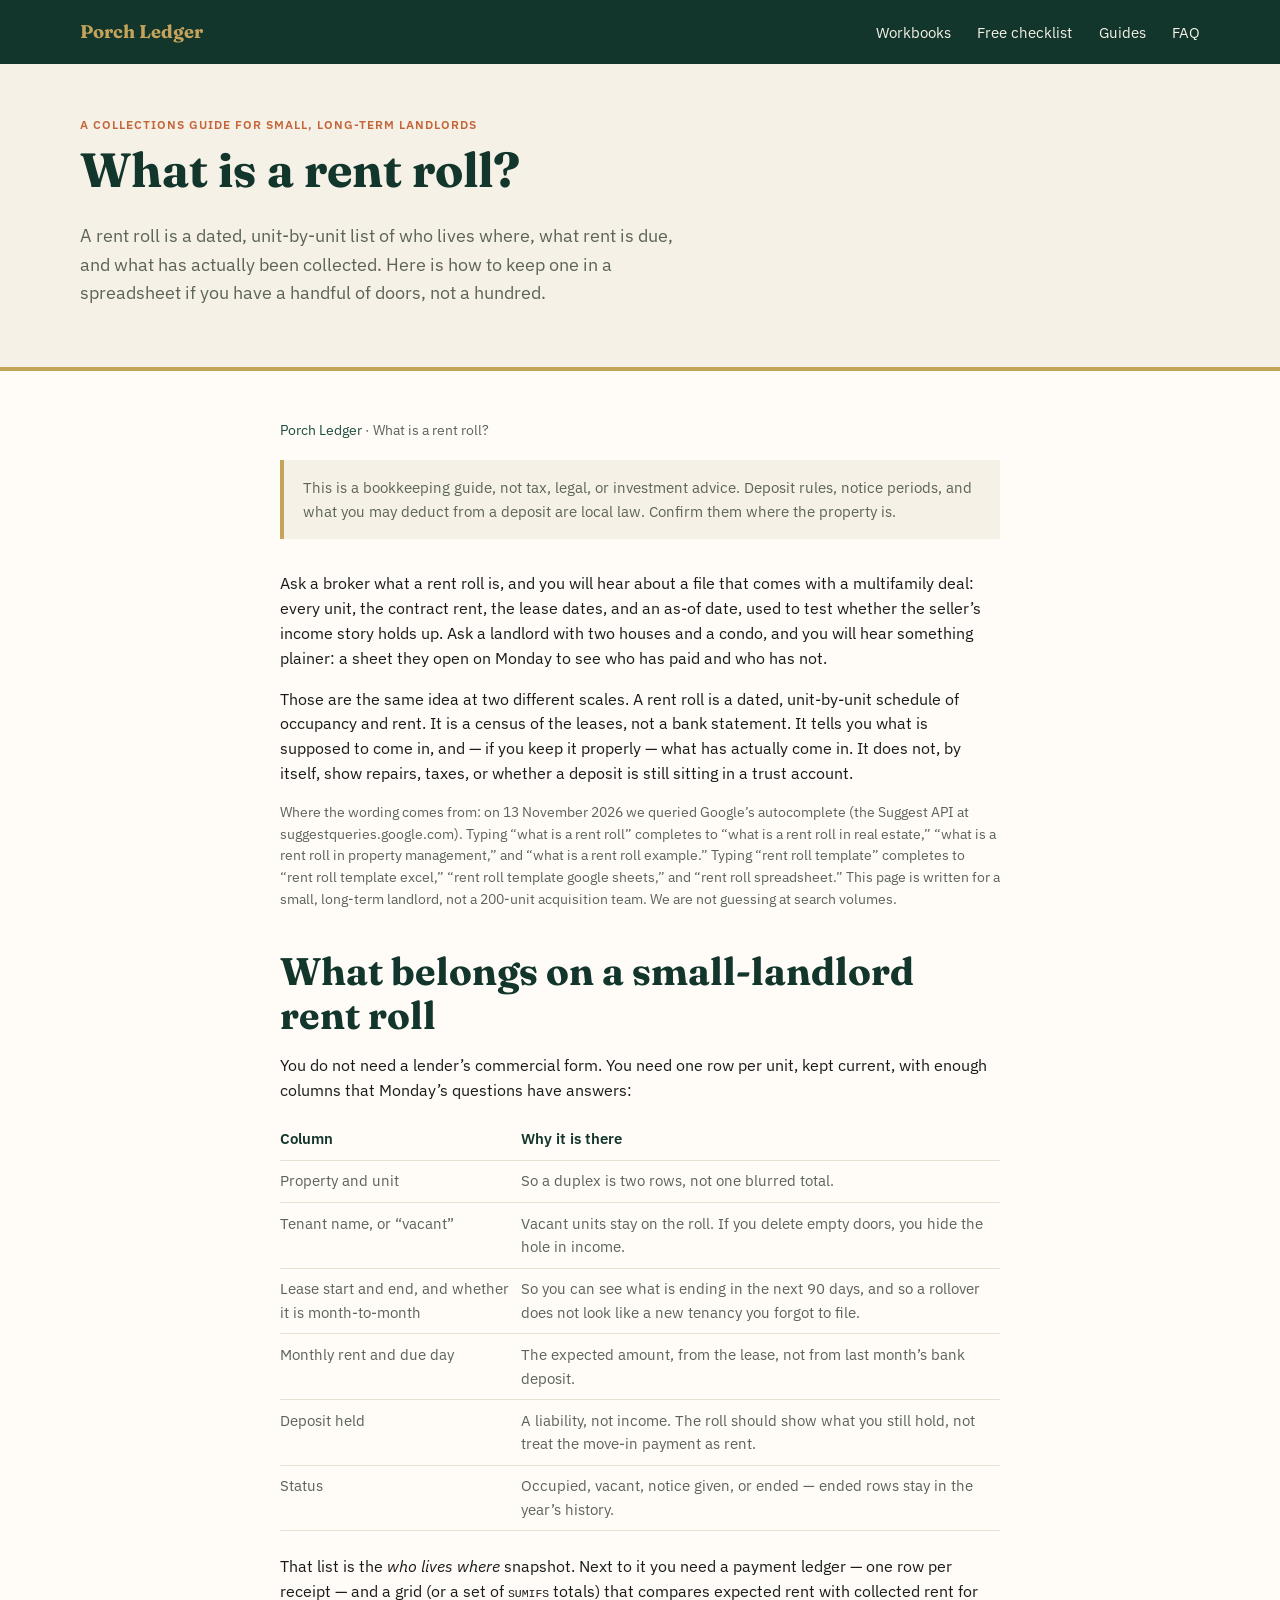
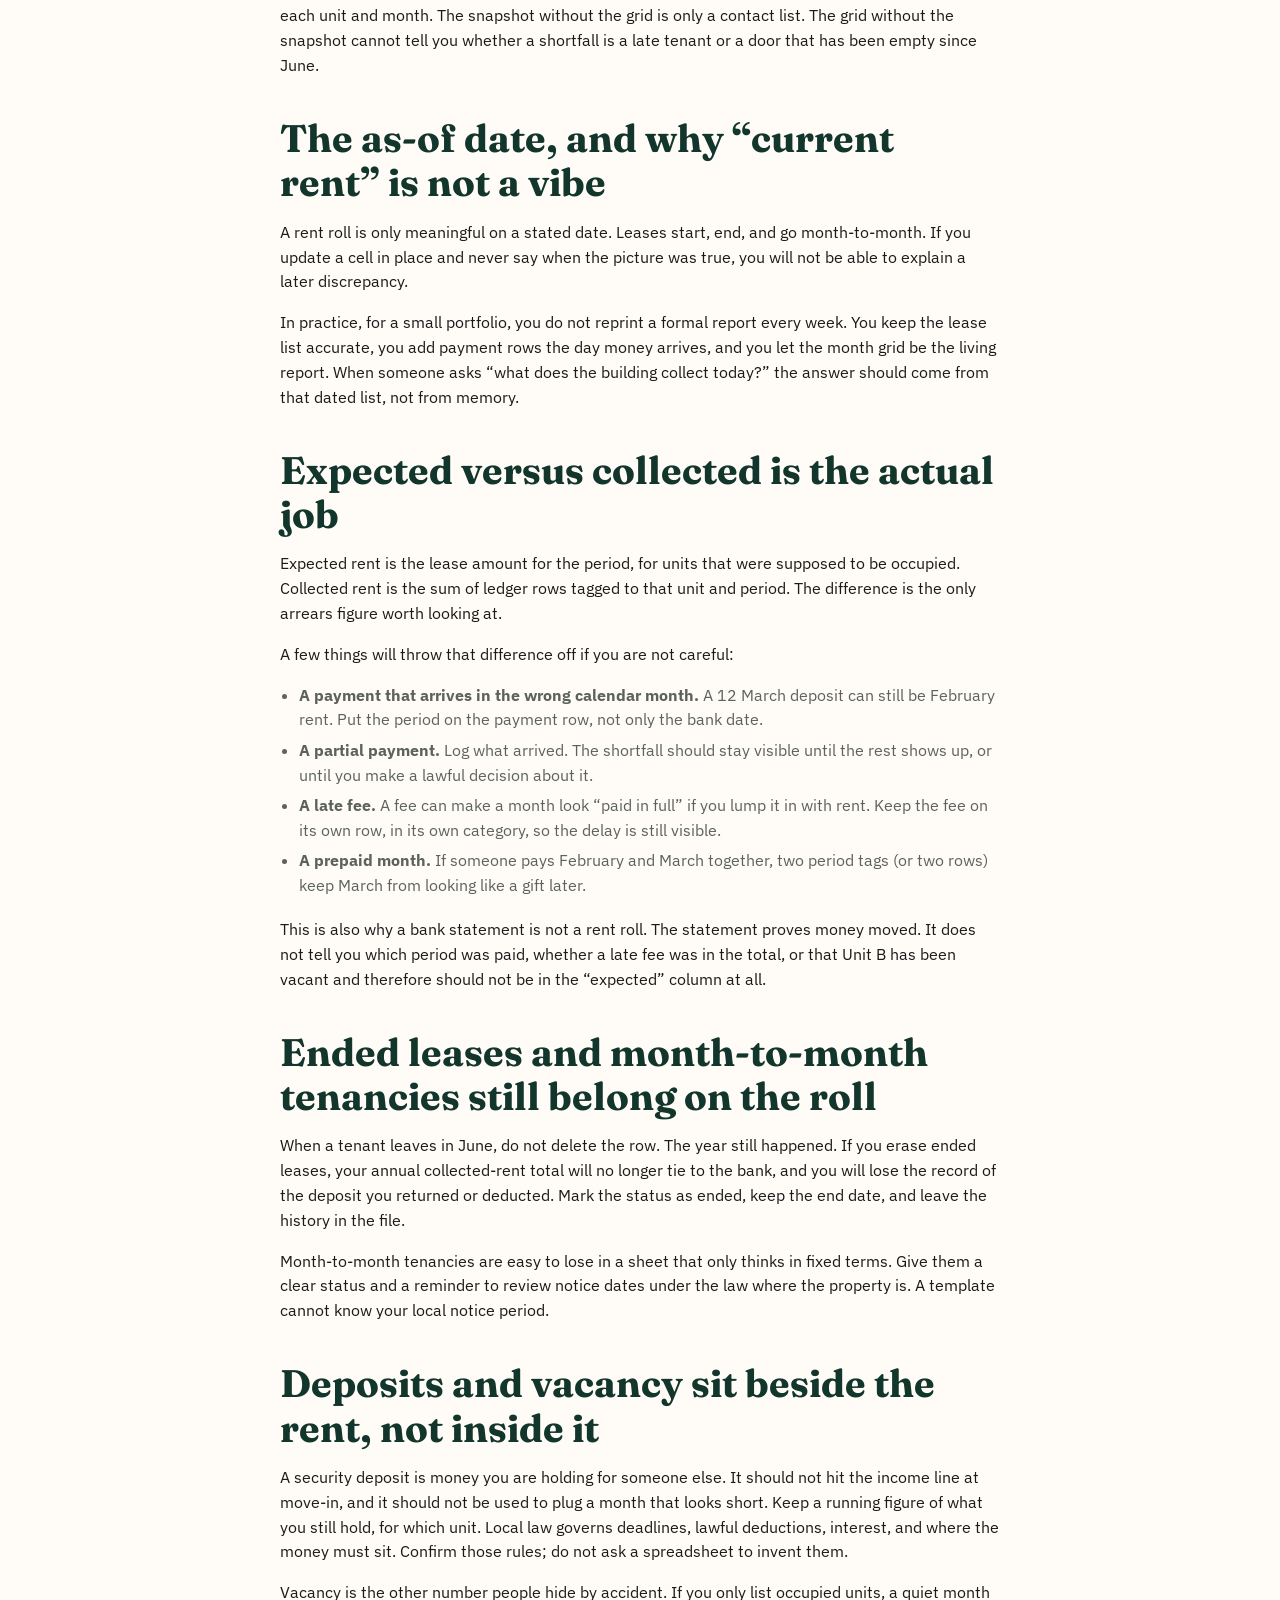
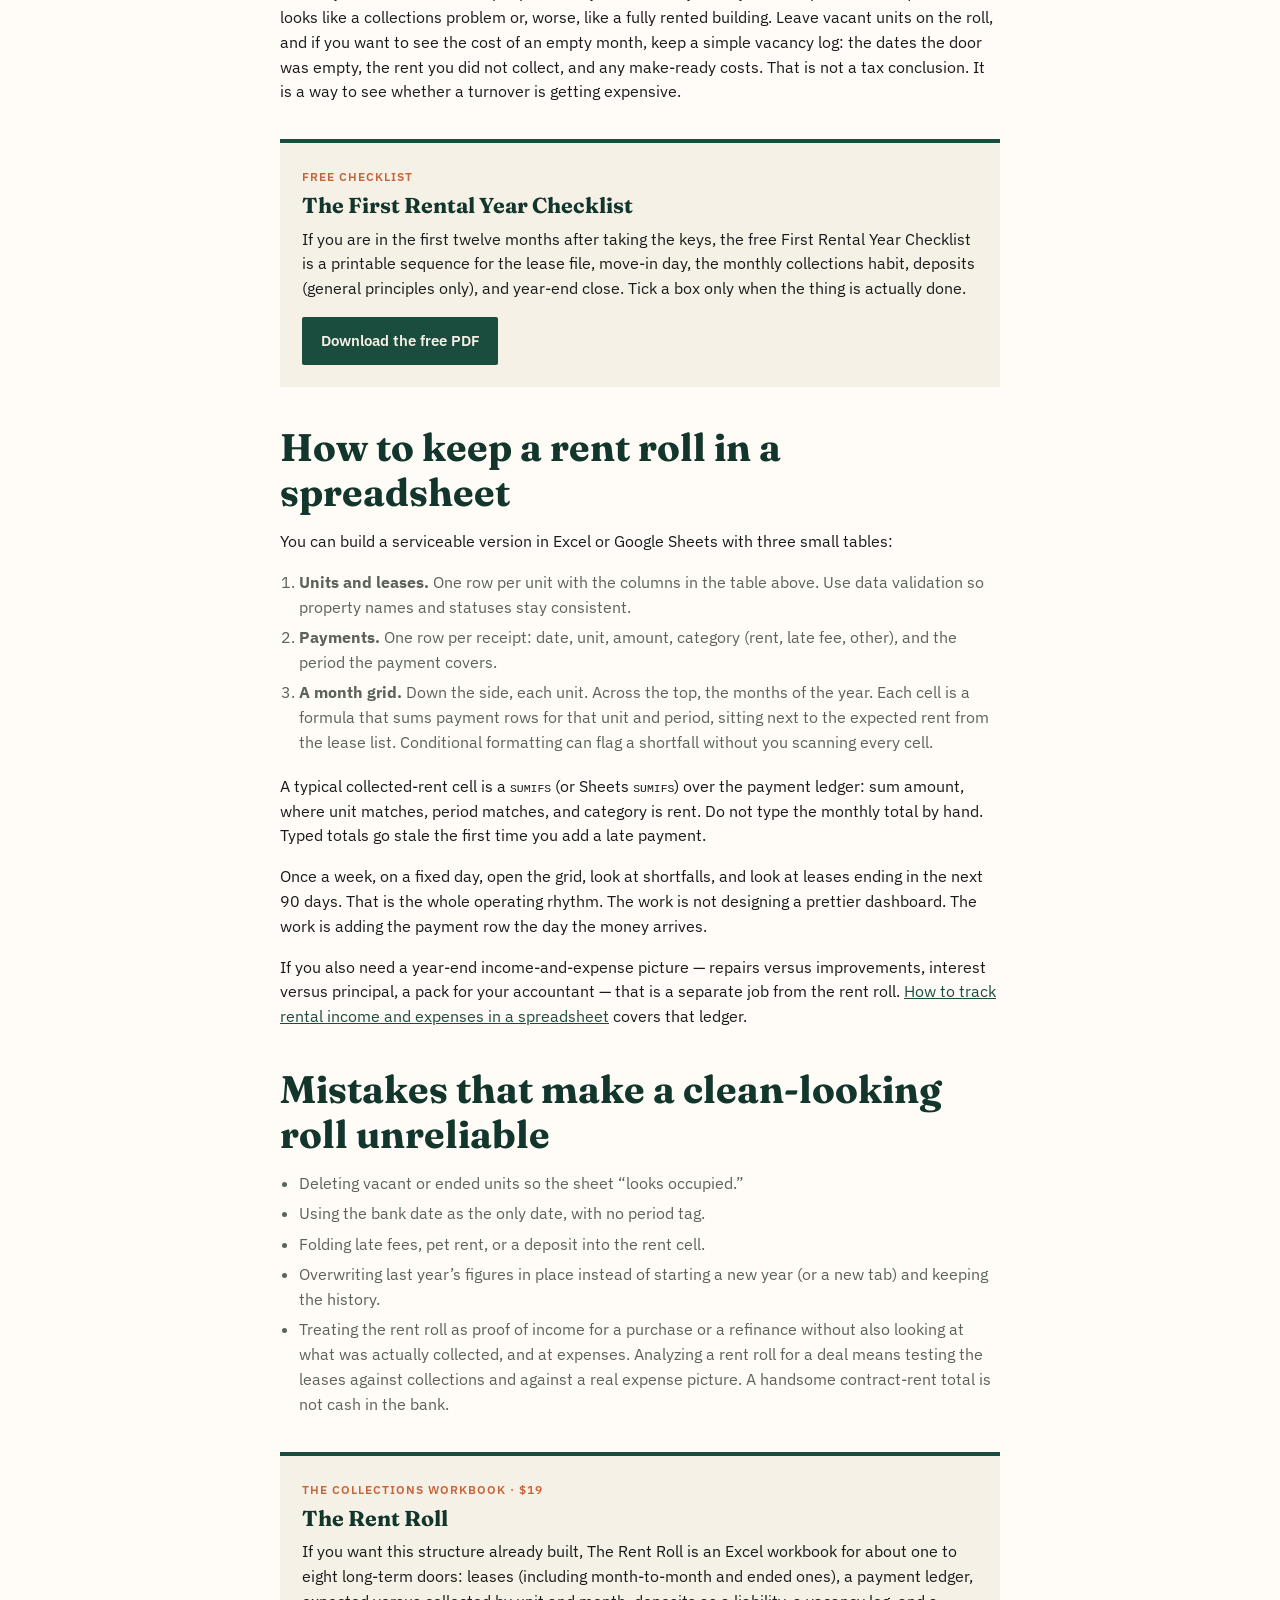
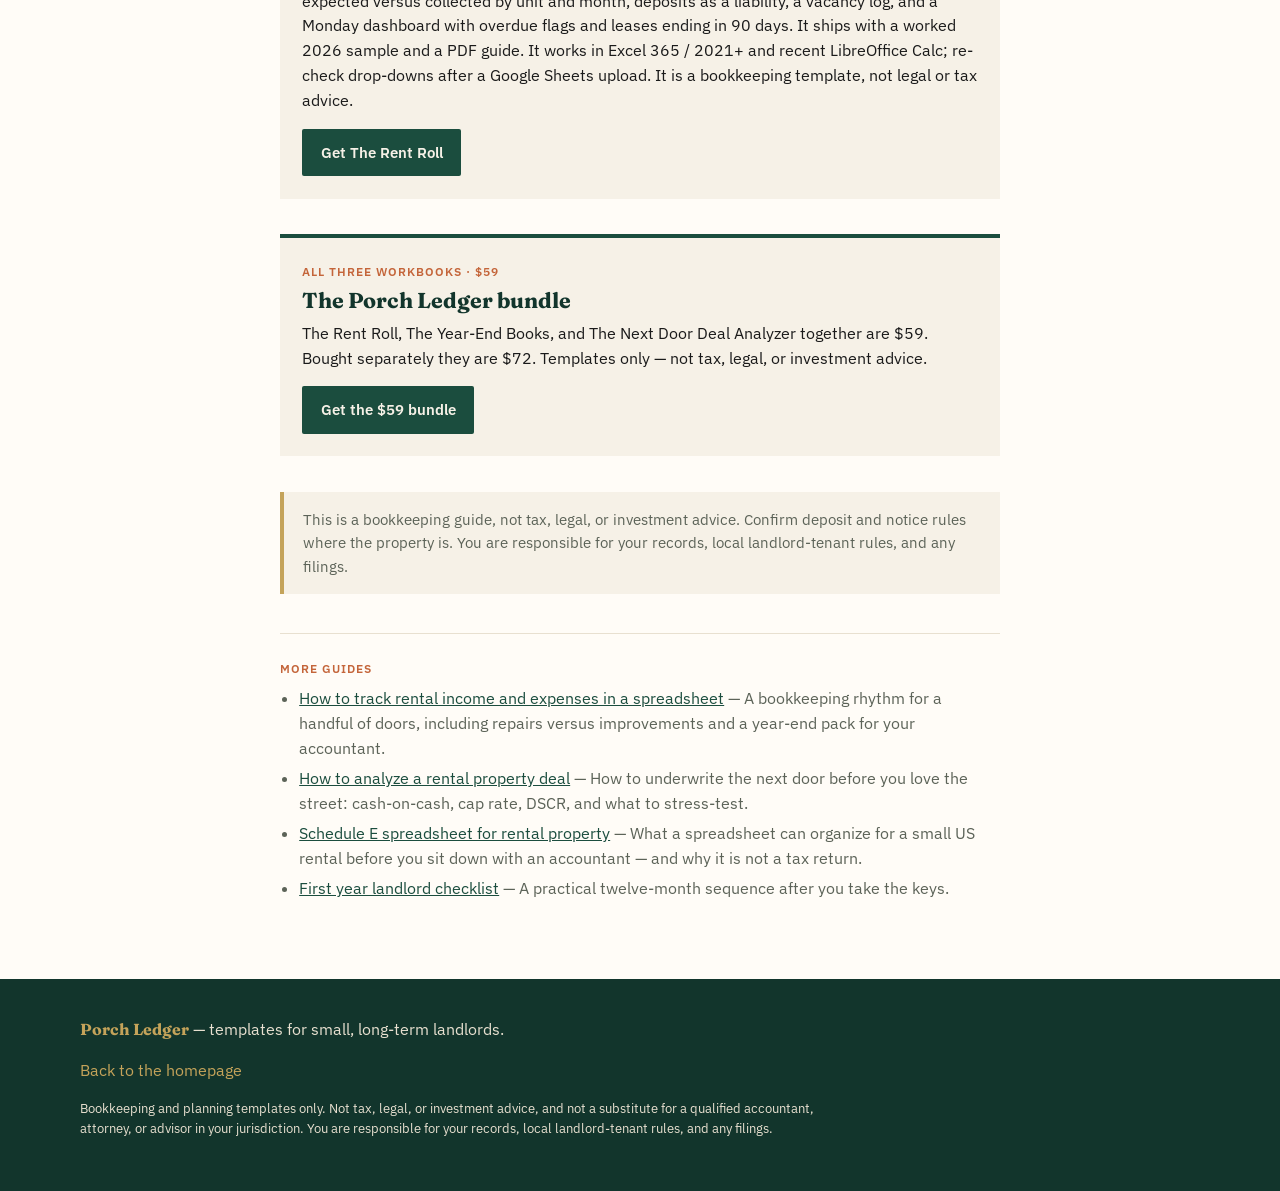
<file: what-is-a-rent-roll.html>
<!DOCTYPE html>
<html lang="en">
<head>
  <meta charset="utf-8">
  <meta name="viewport" content="width=device-width, initial-scale=1">
  <!--
    Canonical, Open Graph, and JSON-LD URLs use
    https://davidcosmin42-stack.github.io/porch-ledger-site/
  -->
  <title>What Is a Rent Roll? (Plus a Spreadsheet You Can Actually Keep) — Porch Ledger</title>
  <meta name="description" content="What a rent roll is, which columns a small landlord needs, and how to track expected versus collected rent in a spreadsheet. A template walk-through, not legal advice.">
  <link rel="canonical" href="https://davidcosmin42-stack.github.io/porch-ledger-site/what-is-a-rent-roll.html">
  <meta property="og:site_name" content="Porch Ledger">
  <meta property="og:type" content="article">
  <meta property="og:title" content="What Is a Rent Roll? (Plus a Spreadsheet You Can Actually Keep) — Porch Ledger">
  <meta property="og:description" content="What a rent roll is, which columns a small landlord needs, and how to track expected versus collected rent in a spreadsheet. A template walk-through, not legal advice.">
  <meta property="og:url" content="https://davidcosmin42-stack.github.io/porch-ledger-site/what-is-a-rent-roll.html">
  <meta property="og:locale" content="en_US">
  <meta property="og:image" content="https://davidcosmin42-stack.github.io/porch-ledger-site/images/og-rent-roll.png">
  <meta property="og:image:width" content="1280">
  <meta property="og:image:height" content="720">
  <meta name="twitter:card" content="summary_large_image">
  <meta name="twitter:title" content="What Is a Rent Roll? (Plus a Spreadsheet You Can Actually Keep) — Porch Ledger">
  <meta name="twitter:description" content="What a rent roll is, which columns a small landlord needs, and how to track expected versus collected rent in a spreadsheet. A template walk-through, not legal advice.">
  <meta name="twitter:image" content="https://davidcosmin42-stack.github.io/porch-ledger-site/images/og-rent-roll.png">
  <script type="application/ld+json">
{
  "@context": "https://schema.org",
  "@type": "Article",
  "headline": "What is a rent roll?",
  "description": "What a rent roll is, which columns a small landlord needs, and how to track expected versus collected rent in a spreadsheet. A template walk-through, not legal advice.",
  "datePublished": "2026-11-13",
  "dateModified": "2026-11-13",
  "author": {
    "@type": "Person",
    "name": "David Cosmin"
  },
  "publisher": {
    "@type": "Organization",
    "name": "Porch Ledger"
  },
  "mainEntityOfPage": {
    "@type": "WebPage",
    "@id": "https://davidcosmin42-stack.github.io/porch-ledger-site/what-is-a-rent-roll.html"
  },
  "image": "https://davidcosmin42-stack.github.io/porch-ledger-site/images/og-rent-roll.png",
  "inLanguage": "en"
}
  </script>
  <link rel="preconnect" href="https://fonts.googleapis.com">
  <link rel="preconnect" href="https://fonts.gstatic.com" crossorigin>
  <link href="https://fonts.googleapis.com/css2?family=Fraunces:ital,opsz,wght@0,9..144,500;0,9..144,700;1,9..144,500&family=IBM+Plex+Sans:wght@400;500;600&display=swap" rel="stylesheet">
  <link rel="stylesheet" href="styles.css">
</head>
<body>
  <header class="site-header">
    <div class="wrap">
      <a class="wordmark" href="index.html">Porch Ledger</a>
      <nav>
        <a href="index.html#workbooks">Workbooks</a>
        <a href="index.html#checklist">Free checklist</a>
        <a href="index.html#guides">Guides</a>
        <a href="index.html#faq">FAQ</a>
      </nav>
    </div>
  </header>

  <main class="article-main">
    <section class="hero article-hero">
      <div class="wrap">
        <p class="kicker">A collections guide for small, long-term landlords</p>
        <h1>What is a rent roll?</h1>
        <p class="lede">A rent roll is a dated, unit-by-unit list of who lives where, what rent is due, and what has actually been collected. Here is how to keep one in a spreadsheet if you have a handful of doors, not a hundred.</p>
      </div>
    </section>

    <article class="article">
      <p class="crumbs"><a href="index.html">Porch Ledger</a> · What is a rent roll?</p>

      <div class="disclaimer">
        <p>This is a bookkeeping guide, not tax, legal, or investment advice. Deposit rules, notice periods, and what you may deduct from a deposit are local law. Confirm them where the property is.</p>
      </div>

      <p>Ask a broker what a rent roll is, and you will hear about a file that comes with a multifamily deal: every unit, the contract rent, the lease dates, and an as-of date, used to test whether the seller’s income story holds up. Ask a landlord with two houses and a condo, and you will hear something plainer: a sheet they open on Monday to see who has paid and who has not.</p>

      <p>Those are the same idea at two different scales. A rent roll is a dated, unit-by-unit schedule of occupancy and rent. It is a census of the leases, not a bank statement. It tells you what is supposed to come in, and — if you keep it properly — what has actually come in. It does not, by itself, show repairs, taxes, or whether a deposit is still sitting in a trust account.</p>

      <p class="source-note">Where the wording comes from: on 13 November 2026 we queried Google’s autocomplete (the Suggest API at suggestqueries.google.com). Typing “what is a rent roll” completes to “what is a rent roll in real estate,” “what is a rent roll in property management,” and “what is a rent roll example.” Typing “rent roll template” completes to “rent roll template excel,” “rent roll template google sheets,” and “rent roll spreadsheet.” This page is written for a small, long-term landlord, not a 200-unit acquisition team. We are not guessing at search volumes.</p>

      <h2>What belongs on a small-landlord rent roll</h2>

      <p>You do not need a lender’s commercial form. You need one row per unit, kept current, with enough columns that Monday’s questions have answers:</p>

      <table>
        <thead>
          <tr>
            <th>Column</th>
            <th>Why it is there</th>
          </tr>
        </thead>
        <tbody>
          <tr>
            <td>Property and unit</td>
            <td>So a duplex is two rows, not one blurred total.</td>
          </tr>
          <tr>
            <td>Tenant name, or “vacant”</td>
            <td>Vacant units stay on the roll. If you delete empty doors, you hide the hole in income.</td>
          </tr>
          <tr>
            <td>Lease start and end, and whether it is month-to-month</td>
            <td>So you can see what is ending in the next 90 days, and so a rollover does not look like a new tenancy you forgot to file.</td>
          </tr>
          <tr>
            <td>Monthly rent and due day</td>
            <td>The expected amount, from the lease, not from last month’s bank deposit.</td>
          </tr>
          <tr>
            <td>Deposit held</td>
            <td>A liability, not income. The roll should show what you still hold, not treat the move-in payment as rent.</td>
          </tr>
          <tr>
            <td>Status</td>
            <td>Occupied, vacant, notice given, or ended — ended rows stay in the year’s history.</td>
          </tr>
        </tbody>
      </table>

      <p>That list is the <em>who lives where</em> snapshot. Next to it you need a payment ledger — one row per receipt — and a grid (or a set of <code>SUMIFS</code> totals) that compares expected rent with collected rent for each unit and month. The snapshot without the grid is only a contact list. The grid without the snapshot cannot tell you whether a shortfall is a late tenant or a door that has been empty since June.</p>

      <h2>The as-of date, and why “current rent” is not a vibe</h2>

      <p>A rent roll is only meaningful on a stated date. Leases start, end, and go month-to-month. If you update a cell in place and never say when the picture was true, you will not be able to explain a later discrepancy.</p>

      <p>In practice, for a small portfolio, you do not reprint a formal report every week. You keep the lease list accurate, you add payment rows the day money arrives, and you let the month grid be the living report. When someone asks “what does the building collect today?” the answer should come from that dated list, not from memory.</p>

      <h2>Expected versus collected is the actual job</h2>

      <p>Expected rent is the lease amount for the period, for units that were supposed to be occupied. Collected rent is the sum of ledger rows tagged to that unit and period. The difference is the only arrears figure worth looking at.</p>

      <p>A few things will throw that difference off if you are not careful:</p>

      <ul>
        <li><strong>A payment that arrives in the wrong calendar month.</strong> A 12 March deposit can still be February rent. Put the period on the payment row, not only the bank date.</li>
        <li><strong>A partial payment.</strong> Log what arrived. The shortfall should stay visible until the rest shows up, or until you make a lawful decision about it.</li>
        <li><strong>A late fee.</strong> A fee can make a month look “paid in full” if you lump it in with rent. Keep the fee on its own row, in its own category, so the delay is still visible.</li>
        <li><strong>A prepaid month.</strong> If someone pays February and March together, two period tags (or two rows) keep March from looking like a gift later.</li>
      </ul>

      <p>This is also why a bank statement is not a rent roll. The statement proves money moved. It does not tell you which period was paid, whether a late fee was in the total, or that Unit B has been vacant and therefore should not be in the “expected” column at all.</p>

      <h2>Ended leases and month-to-month tenancies still belong on the roll</h2>

      <p>When a tenant leaves in June, do not delete the row. The year still happened. If you erase ended leases, your annual collected-rent total will no longer tie to the bank, and you will lose the record of the deposit you returned or deducted. Mark the status as ended, keep the end date, and leave the history in the file.</p>

      <p>Month-to-month tenancies are easy to lose in a sheet that only thinks in fixed terms. Give them a clear status and a reminder to review notice dates under the law where the property is. A template cannot know your local notice period.</p>

      <h2>Deposits and vacancy sit beside the rent, not inside it</h2>

      <p>A security deposit is money you are holding for someone else. It should not hit the income line at move-in, and it should not be used to plug a month that looks short. Keep a running figure of what you still hold, for which unit. Local law governs deadlines, lawful deductions, interest, and where the money must sit. Confirm those rules; do not ask a spreadsheet to invent them.</p>

      <p>Vacancy is the other number people hide by accident. If you only list occupied units, a quiet month looks like a collections problem or, worse, like a fully rented building. Leave vacant units on the roll, and if you want to see the cost of an empty month, keep a simple vacancy log: the dates the door was empty, the rent you did not collect, and any make-ready costs. That is not a tax conclusion. It is a way to see whether a turnover is getting expensive.</p>

      <div class="cta-box">
        <p class="kicker">Free checklist</p>
        <h3>The First Rental Year Checklist</h3>
        <p>If you are in the first twelve months after taking the keys, the free First Rental Year Checklist is a printable sequence for the lease file, move-in day, the monthly collections habit, deposits (general principles only), and year-end close. Tick a box only when the thing is actually done.</p>
        <a class="btn primary" href="https://davidcosmin.gumroad.com/l/first-rental-year-checklist">Download the free PDF</a>
      </div>

      <h2>How to keep a rent roll in a spreadsheet</h2>

      <p>You can build a serviceable version in Excel or Google Sheets with three small tables:</p>

      <ol>
        <li><strong>Units and leases.</strong> One row per unit with the columns in the table above. Use data validation so property names and statuses stay consistent.</li>
        <li><strong>Payments.</strong> One row per receipt: date, unit, amount, category (rent, late fee, other), and the period the payment covers.</li>
        <li><strong>A month grid.</strong> Down the side, each unit. Across the top, the months of the year. Each cell is a formula that sums payment rows for that unit and period, sitting next to the expected rent from the lease list. Conditional formatting can flag a shortfall without you scanning every cell.</li>
      </ol>

      <p>A typical collected-rent cell is a <code>SUMIFS</code> (or Sheets <code>SUMIFS</code>) over the payment ledger: sum amount, where unit matches, period matches, and category is rent. Do not type the monthly total by hand. Typed totals go stale the first time you add a late payment.</p>

      <p>Once a week, on a fixed day, open the grid, look at shortfalls, and look at leases ending in the next 90 days. That is the whole operating rhythm. The work is not designing a prettier dashboard. The work is adding the payment row the day the money arrives.</p>

      <p>If you also need a year-end income-and-expense picture — repairs versus improvements, interest versus principal, a pack for your accountant — that is a separate job from the rent roll. <a href="how-to-track-rental-income-and-expenses-in-a-spreadsheet.html">How to track rental income and expenses in a spreadsheet</a> covers that ledger.</p>

      <h2>Mistakes that make a clean-looking roll unreliable</h2>

      <ul>
        <li>Deleting vacant or ended units so the sheet “looks occupied.”</li>
        <li>Using the bank date as the only date, with no period tag.</li>
        <li>Folding late fees, pet rent, or a deposit into the rent cell.</li>
        <li>Overwriting last year’s figures in place instead of starting a new year (or a new tab) and keeping the history.</li>
        <li>Treating the rent roll as proof of income for a purchase or a refinance without also looking at what was actually collected, and at expenses. Analyzing a rent roll for a deal means testing the leases against collections and against a real expense picture. A handsome contract-rent total is not cash in the bank.</li>
      </ul>

      <div class="cta-box">
        <p class="kicker">The collections workbook · $19</p>
        <h3>The Rent Roll</h3>
        <p>If you want this structure already built, The Rent Roll is an Excel workbook for about one to eight long-term doors: leases (including month-to-month and ended ones), a payment ledger, expected versus collected by unit and month, deposits as a liability, a vacancy log, and a Monday dashboard with overdue flags and leases ending in 90 days. It ships with a worked 2026 sample and a PDF guide. It works in Excel 365 / 2021+ and recent LibreOffice Calc; re-check drop-downs after a Google Sheets upload. It is a bookkeeping template, not legal or tax advice.</p>
        <a class="btn primary" href="https://davidcosmin.gumroad.com/l/rent-roll">Get The Rent Roll</a>
      </div>

      <div class="cta-box">
        <p class="kicker">All three workbooks · $59</p>
        <h3>The Porch Ledger bundle</h3>
        <p>The Rent Roll, The Year-End Books, and The Next Door Deal Analyzer together are $59. Bought separately they are $72. Templates only — not tax, legal, or investment advice.</p>
        <a class="btn primary" href="https://davidcosmin.gumroad.com/l/rqykti">Get the $59 bundle</a>
      </div>

      <div class="disclaimer">
        <p>This is a bookkeeping guide, not tax, legal, or investment advice. Confirm deposit and notice rules where the property is. You are responsible for your records, local landlord-tenant rules, and any filings.</p>
      </div>
      <div class="more-guides">
        <p class="kicker">More guides</p>
        <ul>
          <li><a href="how-to-track-rental-income-and-expenses-in-a-spreadsheet.html">How to track rental income and expenses in a spreadsheet</a> — A bookkeeping rhythm for a handful of doors, including repairs versus improvements and a year-end pack for your accountant.</li>
          <li><a href="how-to-analyze-a-rental-property-deal.html">How to analyze a rental property deal</a> — How to underwrite the next door before you love the street: cash-on-cash, cap rate, DSCR, and what to stress-test.</li>
          <li><a href="schedule-e-spreadsheet-for-rental-property.html">Schedule E spreadsheet for rental property</a> — What a spreadsheet can organize for a small US rental before you sit down with an accountant — and why it is not a tax return.</li>
          <li><a href="first-year-landlord-checklist.html">First year landlord checklist</a> — A practical twelve-month sequence after you take the keys.</li>
        </ul>
      </div>
    </article>
  </main>

  <footer>
    <div class="wrap">
      <p><strong>Porch Ledger</strong> — templates for small, long-term landlords.</p>
      <p class="footer-links"><a href="index.html">Back to the homepage</a></p>
      <p class="fineprint">Bookkeeping and planning templates only. Not tax, legal, or investment advice, and not a substitute for a qualified accountant, attorney, or advisor in your jurisdiction. You are responsible for your records, local landlord-tenant rules, and any filings.</p>
    </div>
  </footer>
</body>
</html>
</file>
<file: styles.css>
:root {
  --forest-dark: #12352c;
  --forest: #1b4d3e;
  --forest-mid: #2a6b56;
  --cream: #f6f1e7;
  --cream-dark: #e8e0d0;
  --gold: #c4a35a;
  --terracotta: #c4653a;
  --ink: #1a1a1a;
  --muted: #5c6358;
  --white: #fffcf7;
}
* { box-sizing: border-box; }
html { scroll-behavior: smooth; }
body {
  margin: 0;
  font-family: "IBM Plex Sans", system-ui, sans-serif;
  color: var(--ink);
  background: var(--white);
  line-height: 1.55;
}
.wrap { width: min(1120px, calc(100% - 40px)); margin: 0 auto; }
h1, h2, h3 { font-family: Fraunces, Georgia, serif; font-weight: 700; color: var(--forest-dark); line-height: 1.15; }
h1 { font-size: clamp(2.4rem, 5vw, 3.6rem); margin: 0 0 0.5em; }
h2 { font-size: clamp(1.8rem, 3vw, 2.4rem); margin: 0 0 0.4em; }
h3 { font-size: 1.35rem; margin: 0 0 0.35em; }
p { margin: 0 0 1em; }
a { color: var(--forest); }
.kicker {
  font-size: 0.78rem;
  letter-spacing: 0.08em;
  text-transform: uppercase;
  color: var(--terracotta);
  font-weight: 600;
  margin-bottom: 0.6em;
}
.site-header {
  background: var(--forest-dark);
  color: var(--cream);
  position: sticky;
  top: 0;
  z-index: 10;
}
.site-header .wrap { display: flex; align-items: center; justify-content: space-between; height: 64px; }
.wordmark { color: var(--gold); text-decoration: none; font-family: Fraunces, Georgia, serif; font-weight: 700; font-size: 1.15rem; }
nav a { color: var(--cream); text-decoration: none; margin-left: 1.4rem; font-size: 0.95rem; }
nav a:hover { color: var(--gold); }
.hero { background: var(--cream); padding: 4.5rem 0 4rem; border-bottom: 4px solid var(--gold); }
.hero-grid { display: grid; grid-template-columns: 1.3fr 0.7fr; gap: 3rem; align-items: center; }
.lede { font-size: 1.15rem; color: var(--muted); max-width: 38rem; }
.hero-actions { display: flex; gap: 0.8rem; flex-wrap: wrap; margin-top: 1.5rem; }
.btn {
  display: inline-block;
  padding: 0.75rem 1.15rem;
  text-decoration: none;
  border-radius: 2px;
  font-weight: 600;
  font-size: 0.95rem;
}
.btn.primary { background: var(--forest); color: var(--cream); }
.btn.primary:hover { background: var(--forest-mid); }
.btn.ghost { background: transparent; color: var(--forest-dark); border: 1px solid var(--forest); }
.hero-card {
  background: var(--forest-dark);
  color: var(--gold);
  padding: 2rem 1.6rem 1.6rem;
  text-align: center;
  min-height: 280px;
}
.hero-card .house { width: 160px; height: 176px; color: var(--gold); margin: 0 auto 1rem; display: block; }
.hero-card p { color: var(--cream); margin: 0; }
.products { padding: 4.5rem 0; }
.section-intro { max-width: 40rem; color: var(--muted); margin-bottom: 2rem; }
.cards { display: grid; grid-template-columns: repeat(3, 1fr); gap: 1.4rem; }
.card {
  background: var(--cream);
  padding: 1.6rem 1.4rem 1.5rem;
  border-top: 4px solid var(--forest);
  display: flex;
  flex-direction: column;
}
.card .price { font-family: Fraunces, Georgia, serif; font-size: 2rem; color: var(--terracotta); margin: 0 0 0.2em; }
.card ul { padding-left: 1.1rem; margin: 0 0 1.3rem; color: var(--muted); flex: 1; }
.card li { margin: 0.3em 0; }
.bundle {
  margin-top: 2rem;
  background: var(--forest-dark);
  color: var(--cream);
  padding: 1.6rem 1.8rem;
  display: flex;
  justify-content: space-between;
  align-items: center;
  gap: 1.5rem;
}
.bundle h3 { color: var(--cream); margin-bottom: 0.2em; }
.bundle p { margin: 0; color: var(--cream-dark); }
.bundle .kicker { color: var(--gold); }
.bundle .btn.primary { background: var(--gold); color: var(--forest-dark); }
.checklist { background: var(--cream); padding: 4.5rem 0; }
.split { display: grid; grid-template-columns: 1fr 1fr; gap: 3rem; align-items: start; }
.toc { margin: 0; padding: 0; list-style: none; counter-reset: toc; }
.toc li { counter-increment: toc; padding: 0.55rem 0; border-bottom: 1px solid var(--cream-dark); color: var(--forest-dark); }
.toc li::before { content: counter(toc) "."; font-family: Fraunces, Georgia, serif; color: var(--terracotta); font-weight: 700; margin-right: 0.6rem; }
.fit { padding: 4.5rem 0; }
.points { display: grid; grid-template-columns: repeat(3, 1fr); gap: 1.8rem; margin-top: 1.5rem; }
.faq { background: var(--cream); padding: 4.5rem 0; }
details { background: var(--white); padding: 1rem 1.2rem; margin: 0.7rem 0; border: 1px solid var(--cream-dark); }
summary { cursor: pointer; font-weight: 600; color: var(--forest-dark); }
details p { margin: 0.7rem 0 0; color: var(--muted); }
footer { background: var(--forest-dark); color: var(--cream-dark); padding: 2.4rem 0; }
footer strong { color: var(--gold); font-family: Fraunces, Georgia, serif; }
.fineprint { font-size: 0.82rem; max-width: 46rem; }
code { font-size: 0.88em; }
@media (max-width: 860px) {
  .hero-grid, .cards, .split, .points, .bundle { grid-template-columns: 1fr; display: grid; }
  .bundle { display: grid; }
  nav { display: none; }
}

.guides { padding: 4.5rem 0 4.5rem; border-top: 1px solid var(--cream-dark); }
.guides .section-intro { margin-bottom: 1.4rem; }
footer a { color: var(--gold); text-decoration: none; }
footer a:hover { text-decoration: underline; }
.footer-links { margin: 0 0 1rem; }

/* Article pages */
.article-main { padding: 0 0 4.5rem; }
.article {
  width: min(720px, calc(100% - 40px));
  margin: 0 auto;
  padding: 3rem 0 0;
}
.article h2 { margin-top: 2.4rem; }
.article ol, .article ul { color: var(--muted); padding-left: 1.2rem; margin: 0 0 1.2rem; }
.article li { margin: 0.35em 0; }
.article .lede { max-width: none; }
.disclaimer {
  background: var(--cream);
  border-left: 4px solid var(--gold);
  padding: 1rem 1.2rem;
  margin: 0 0 2rem;
  color: var(--muted);
  font-size: 0.95rem;
}
.disclaimer p { margin: 0; }
.cta-box {
  background: var(--cream);
  border-top: 4px solid var(--forest);
  padding: 1.5rem 1.4rem 1.4rem;
  margin: 2.2rem 0;
}
.cta-box p:last-of-type { margin-bottom: 1rem; }
.crumbs { font-size: 0.9rem; color: var(--muted); margin-bottom: 1.2rem; }
.crumbs a { color: var(--forest); text-decoration: none; }
.crumbs a:hover { color: var(--forest-mid); }
.hero.article-hero { padding: 3.2rem 0 2.6rem; }
.hero.article-hero h1 { font-size: clamp(2rem, 4.2vw, 3rem); max-width: 22ch; }
.more-guides {
  margin: 2.4rem 0 0;
  padding-top: 1.6rem;
  border-top: 1px solid var(--cream-dark);
}
.more-guides ul { margin-bottom: 0; }
.guide-cards { grid-template-columns: repeat(2, 1fr); }
.guide-cards .card h3 { font-size: 1.2rem; }
.guide-cards .card p { color: var(--muted); flex: 1; }

.article table {
  width: 100%;
  border-collapse: collapse;
  margin: 0 0 1.4rem;
  font-size: 0.95rem;
}
.article th,
.article td {
  text-align: left;
  vertical-align: top;
  padding: 0.55rem 0.7rem 0.55rem 0;
  border-bottom: 1px solid var(--cream-dark);
}
.article th {
  font-family: "IBM Plex Sans", system-ui, sans-serif;
  font-weight: 600;
  color: var(--forest-dark);
  background: transparent;
}
.article td { color: var(--muted); }
.source-note {
  font-size: 0.88rem;
  color: var(--muted);
  margin: 0 0 1.8rem;
}
</file>
